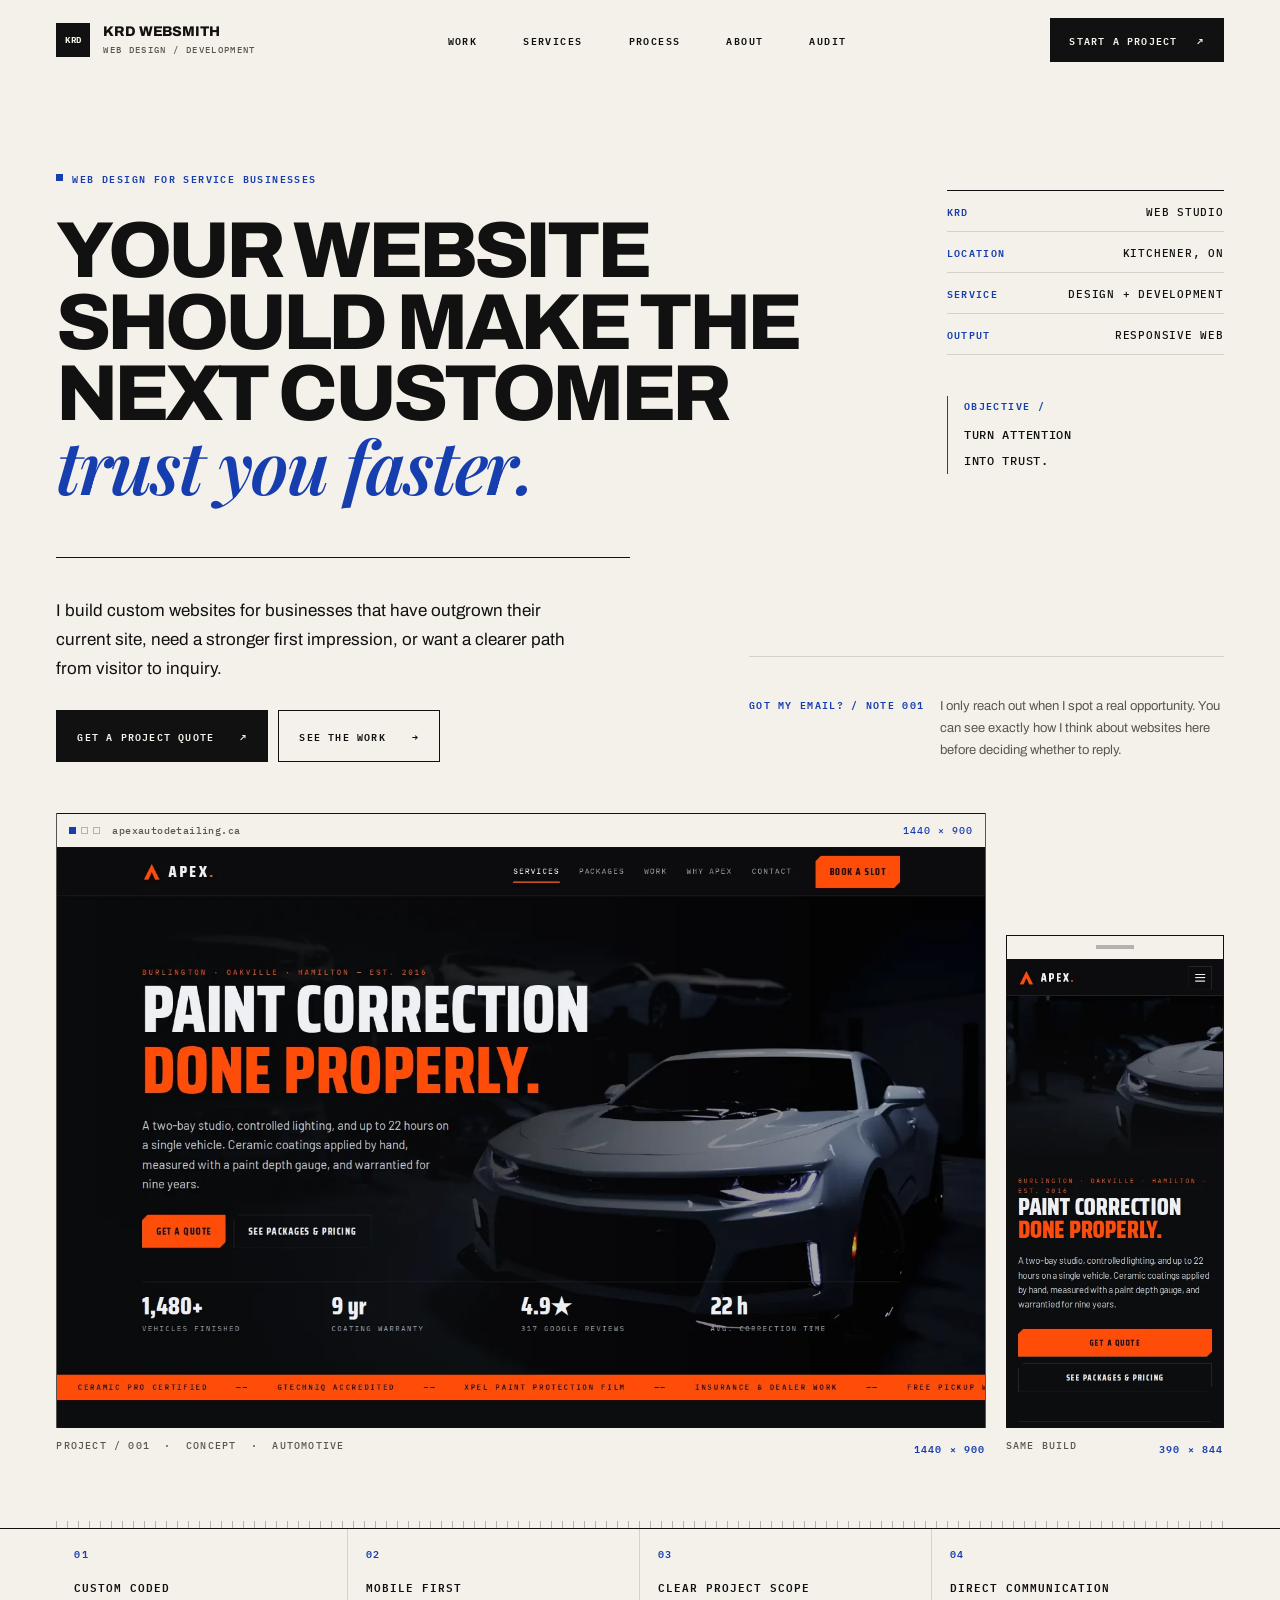
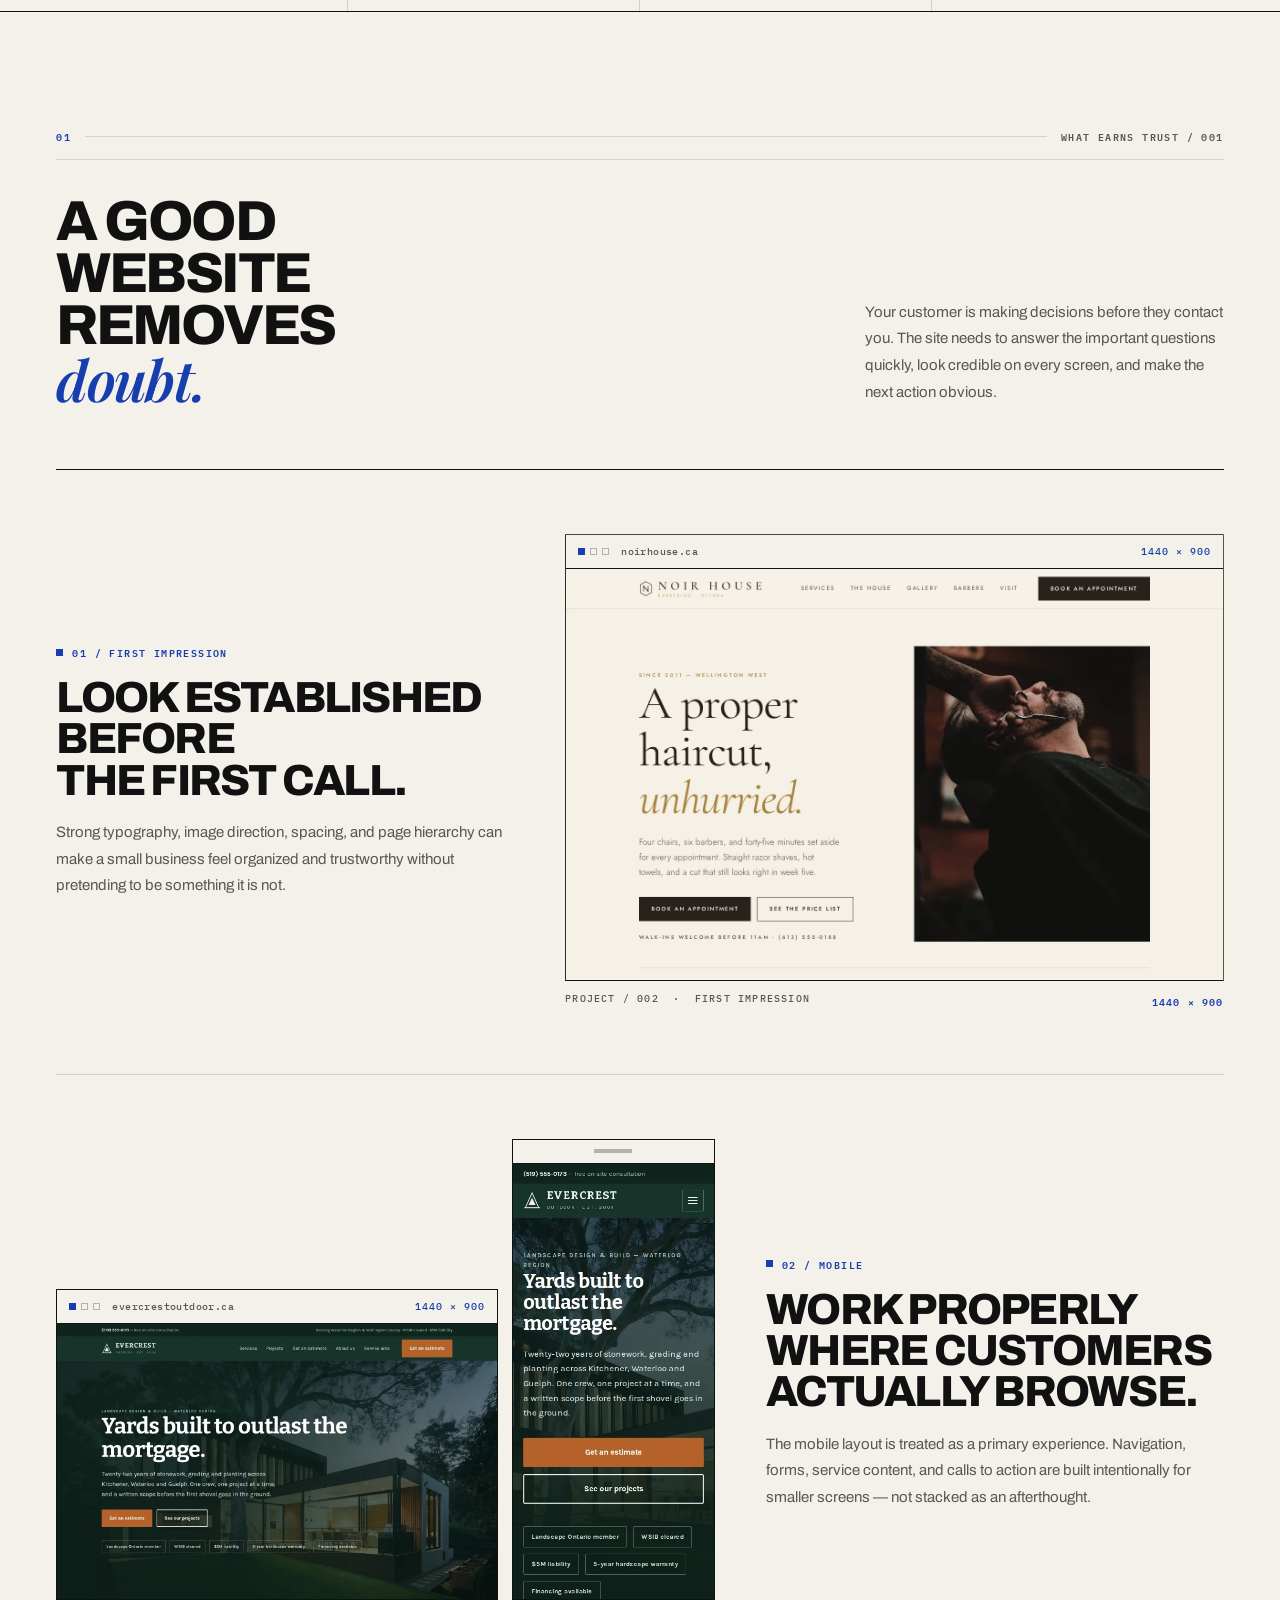
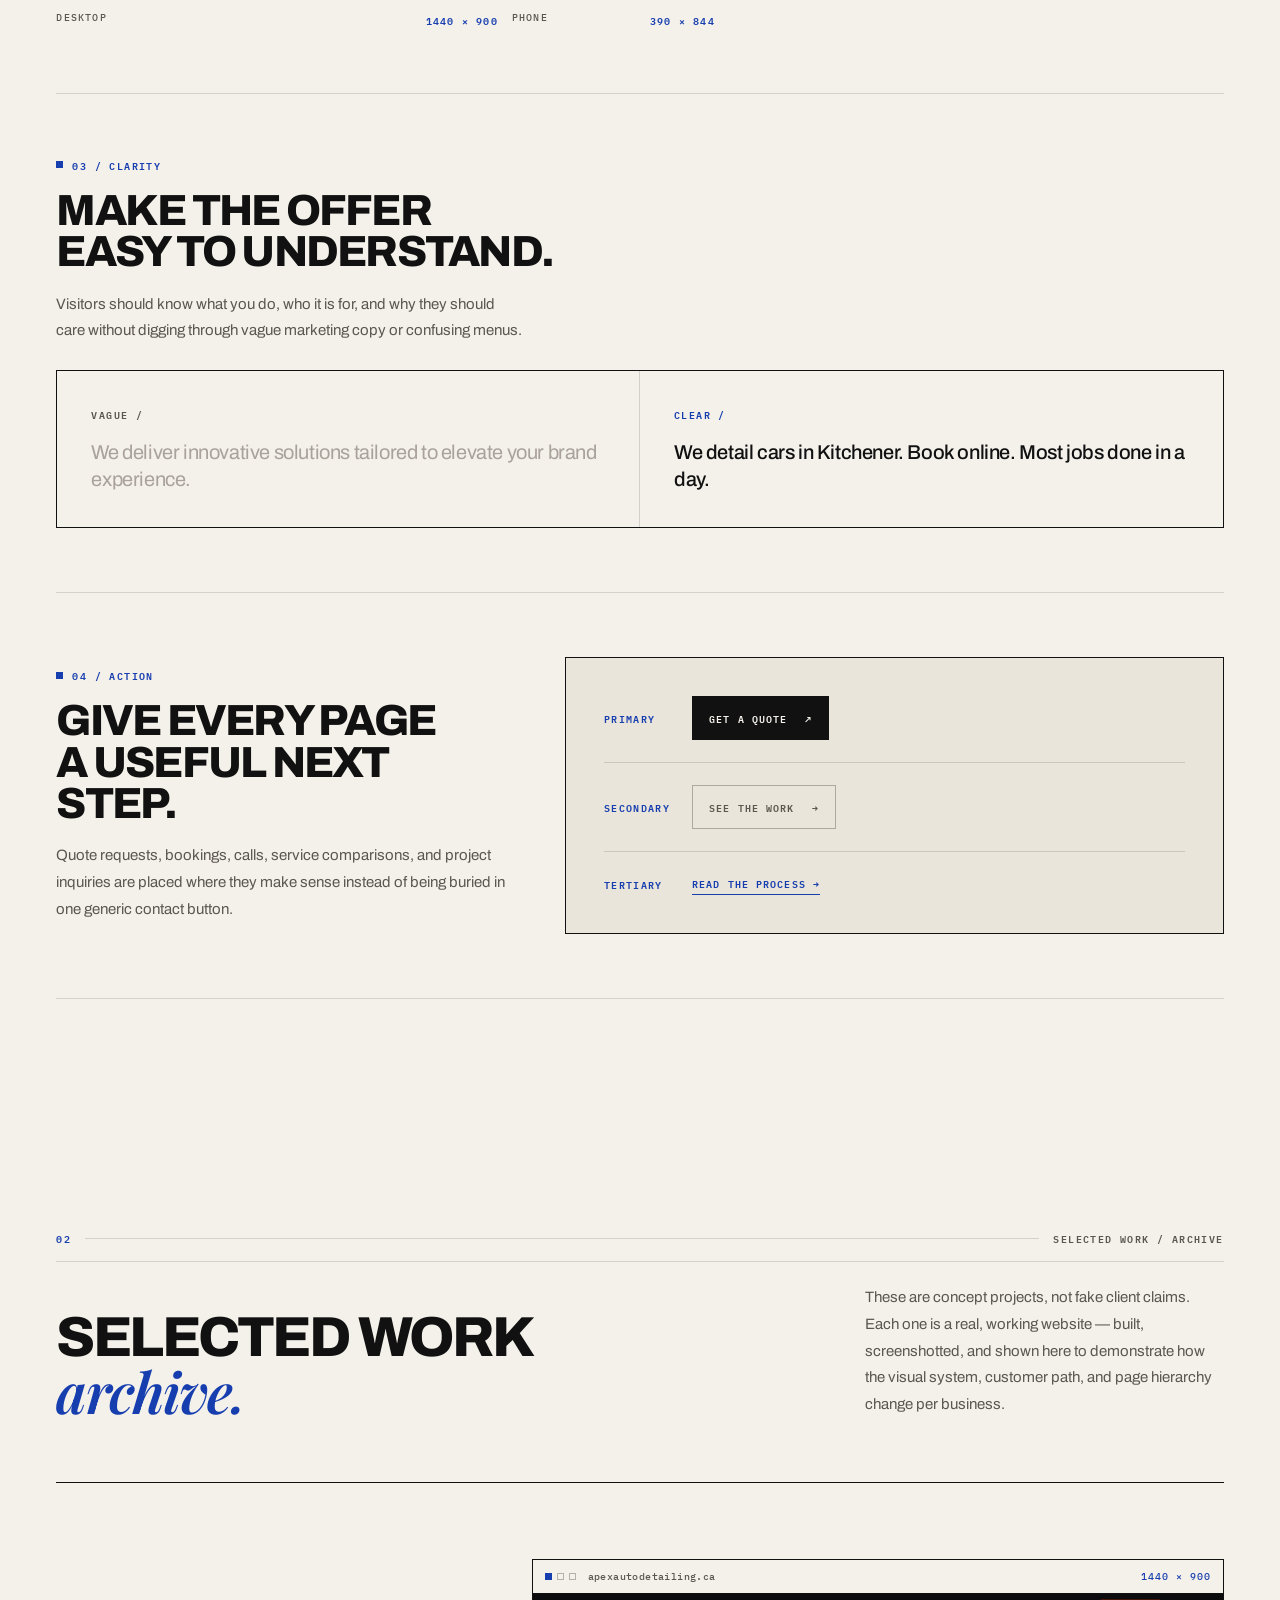
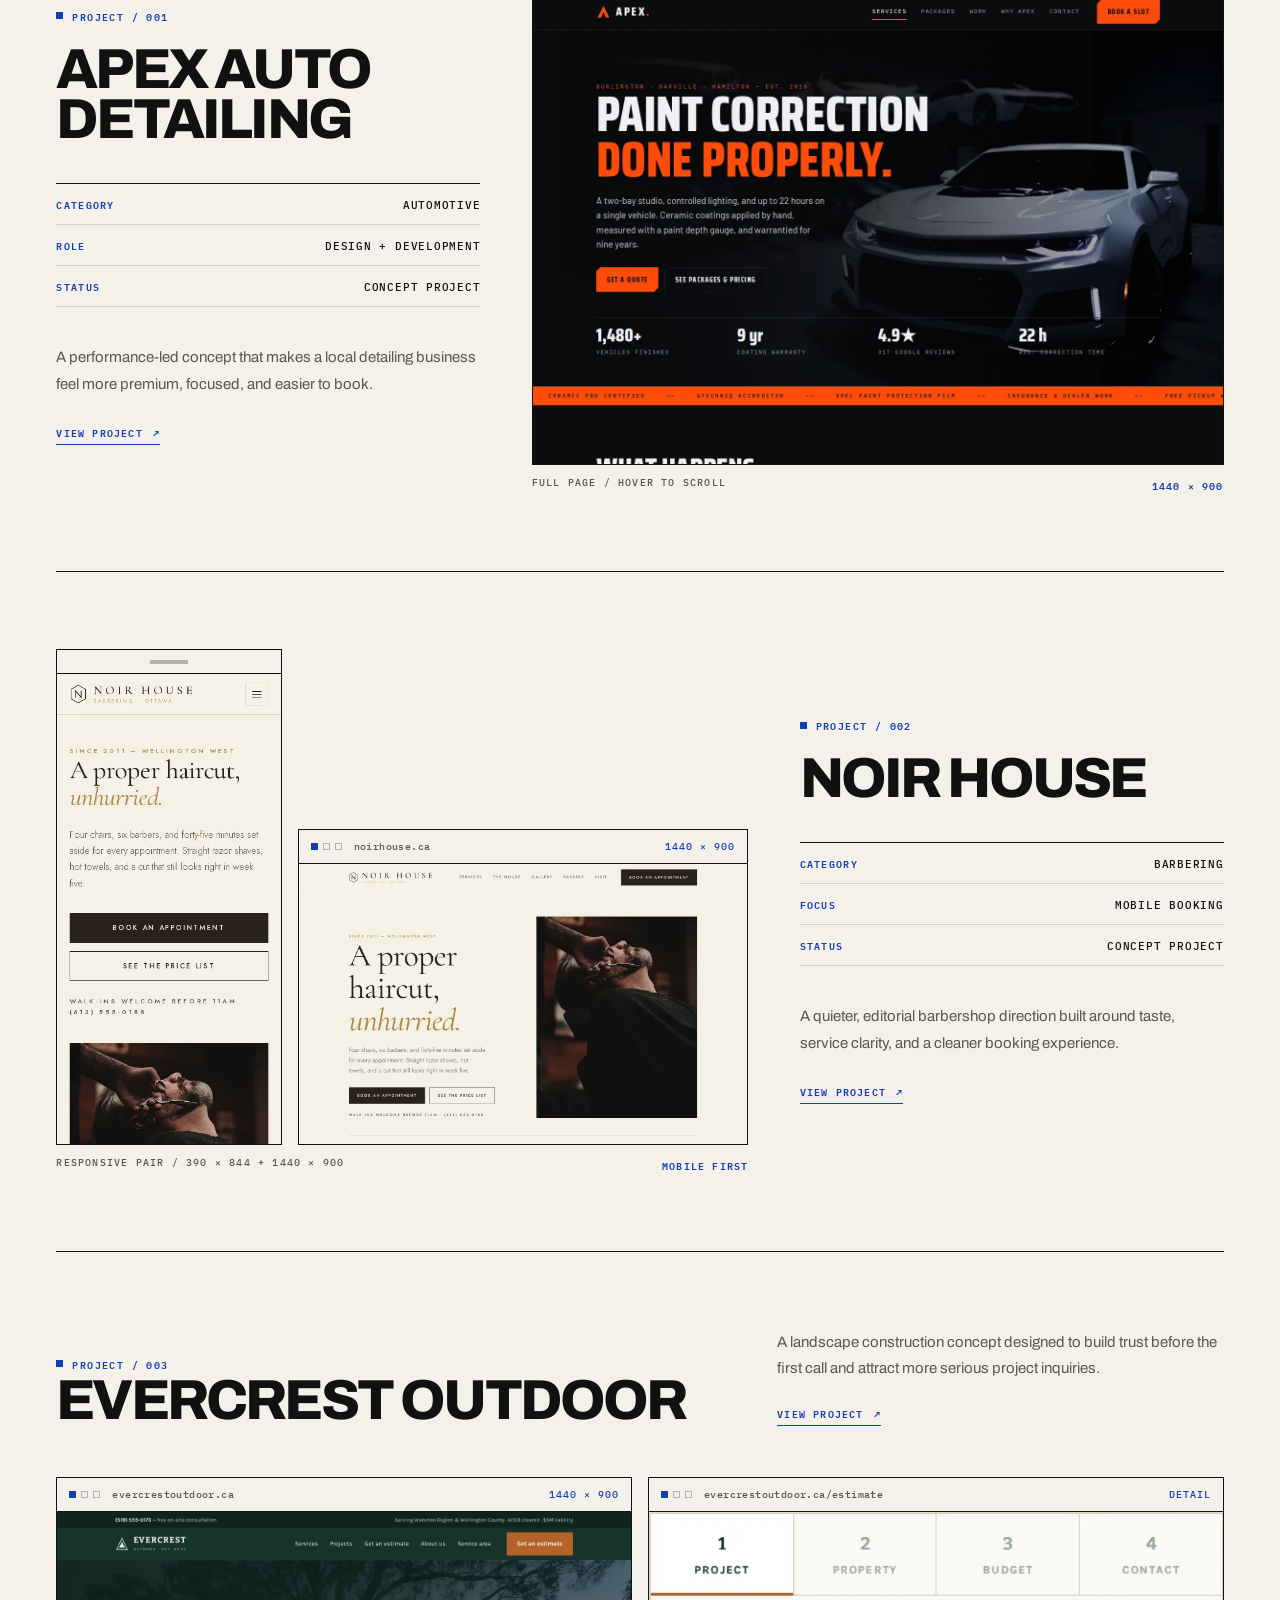
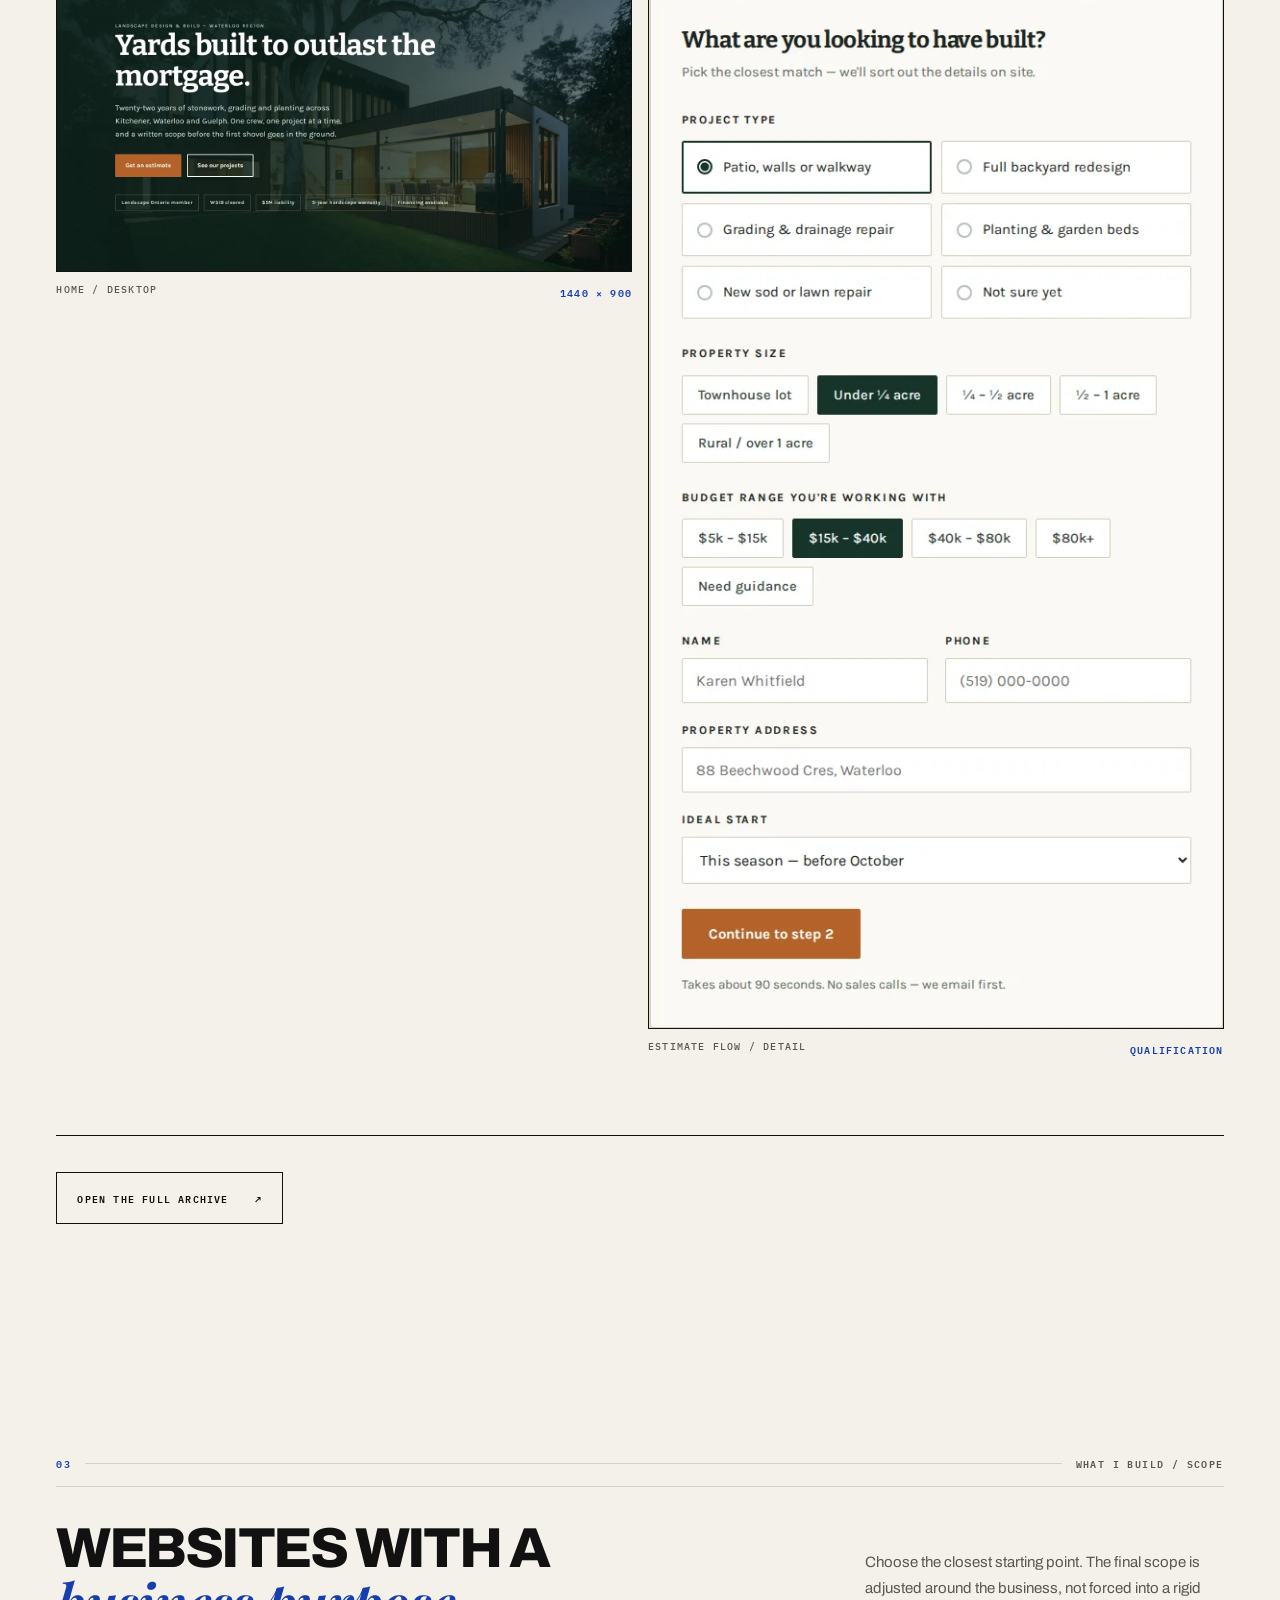
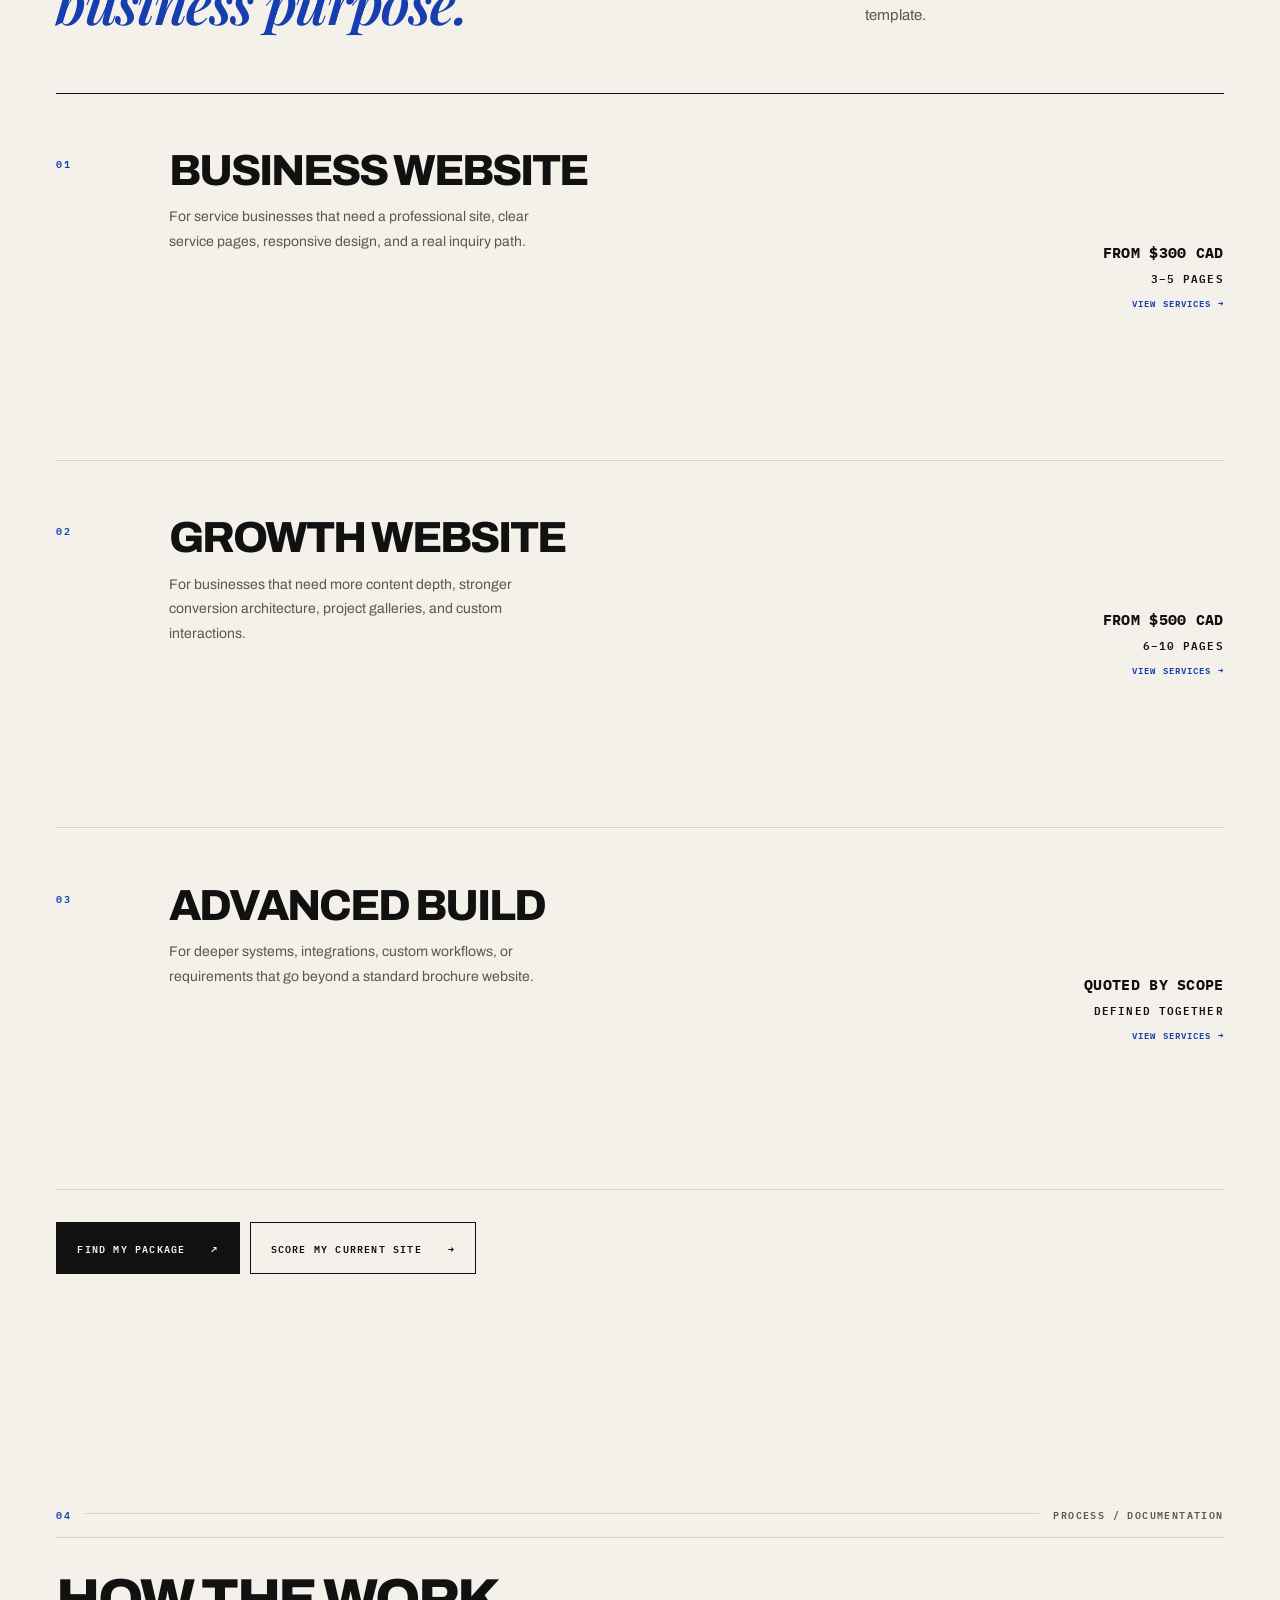
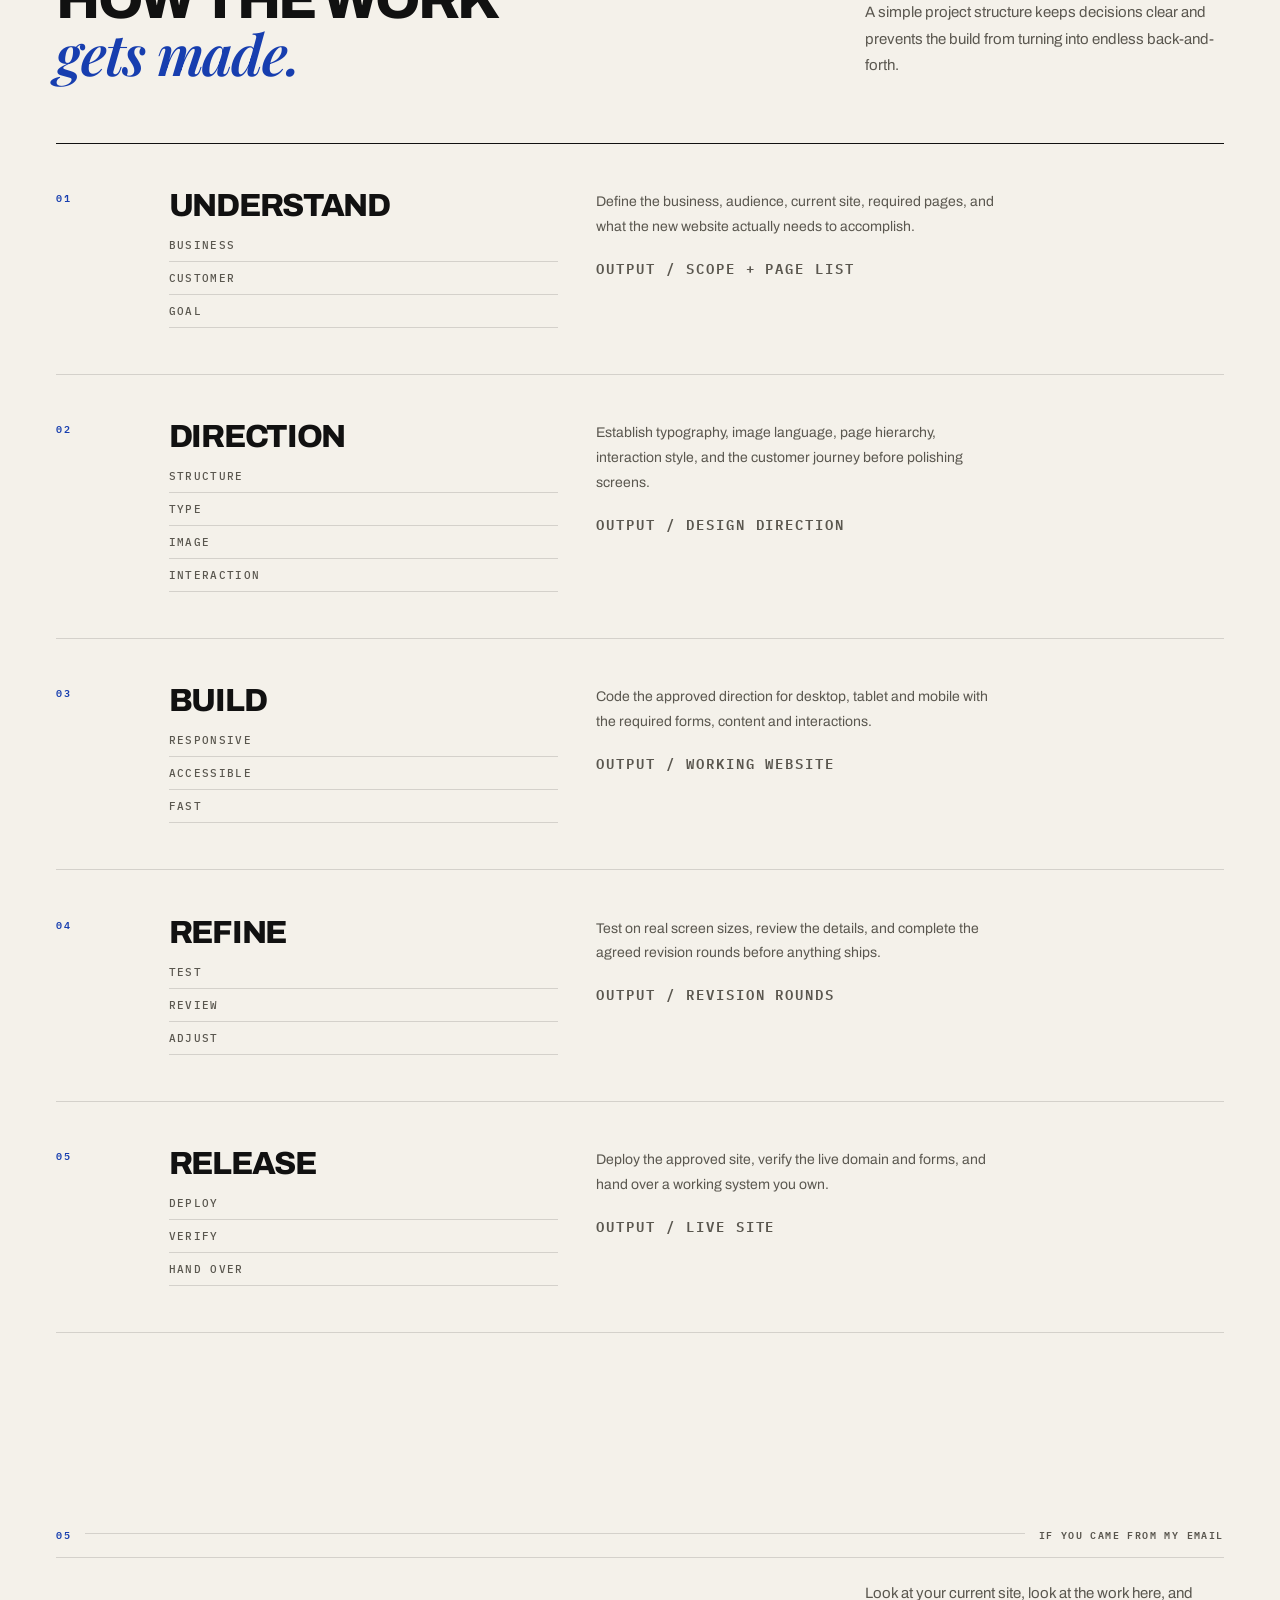
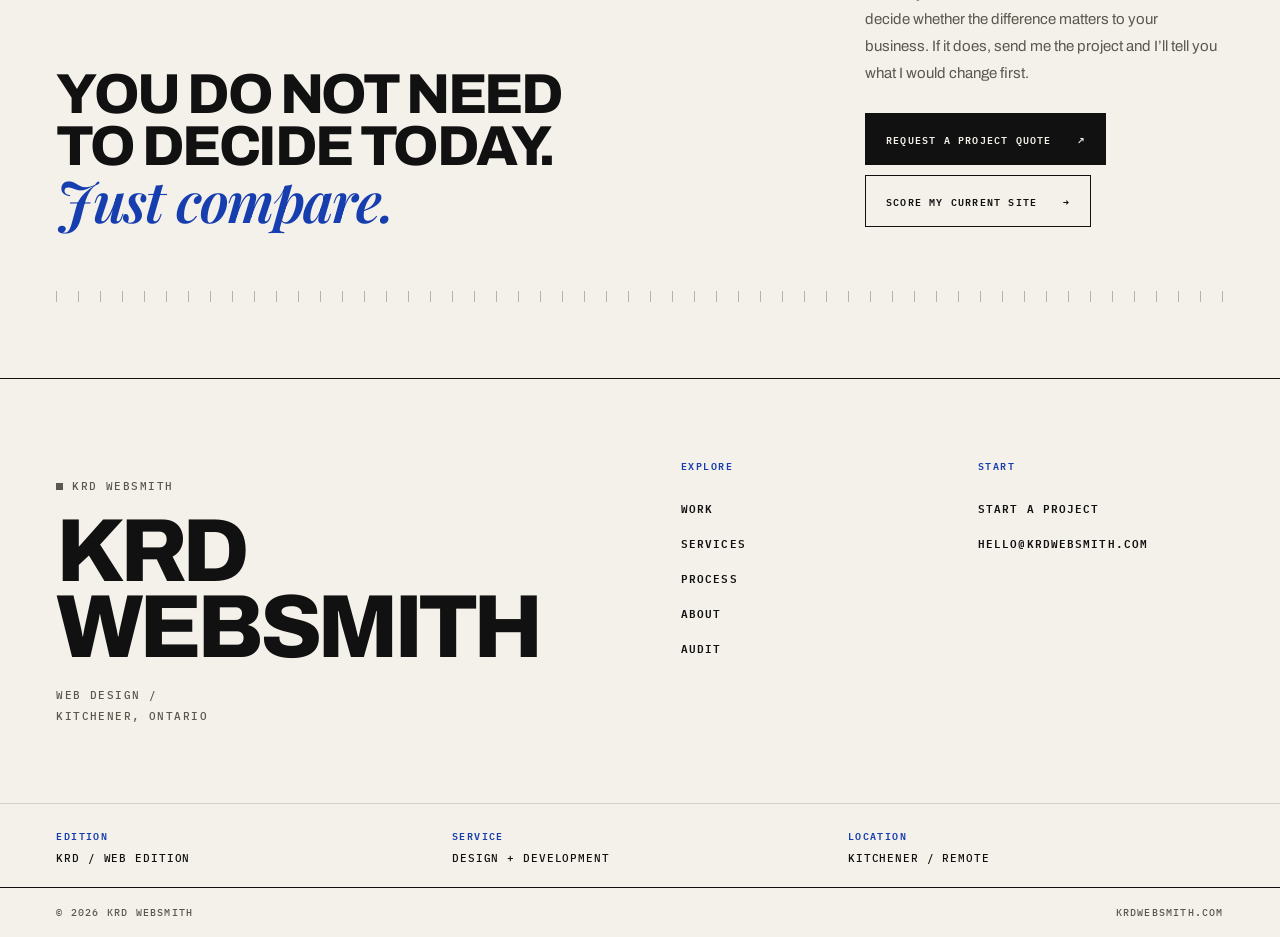
<file: index.html>
<!doctype html>
<html lang="en">
<head>
  <meta charset="utf-8">
  <meta name="viewport" content="width=device-width,initial-scale=1">
  <title>KRD Websmith — Web design for service businesses in Kitchener, Ontario</title>
  <meta name="description" content="KRD Websmith builds custom websites for service businesses that need a stronger first impression, a clearer customer path, and a real inquiry route. Kitchener, Ontario.">
  <link rel="canonical" href="https://krdwebsmith.com/">
  <meta name="theme-color" content="#F4F1EA">
  <meta name="author" content="KRD Websmith">

  <meta property="og:type" content="website">
  <meta property="og:site_name" content="KRD Websmith">
  <meta property="og:title" content="KRD Websmith — Web design for service businesses in Kitchener, Ontario">
  <meta property="og:description" content="KRD Websmith builds custom websites for service businesses that need a stronger first impression, a clearer customer path, and a real inquiry route. Kitchener, Ontario.">
  <meta property="og:url" content="https://krdwebsmith.com/">
  <meta property="og:locale" content="en_CA">
  <meta name="twitter:card" content="summary_large_image">
  <meta name="twitter:title" content="KRD Websmith — Web design for service businesses in Kitchener, Ontario">
  <meta name="twitter:description" content="KRD Websmith builds custom websites for service businesses that need a stronger first impression, a clearer customer path, and a real inquiry route. Kitchener, Ontario.">

  <link rel="icon" href="favicon.svg" type="image/svg+xml">
  <link rel="apple-touch-icon" href="favicon.svg">

  <link rel="preconnect" href="https://fonts.googleapis.com">
  <link rel="preconnect" href="https://fonts.gstatic.com" crossorigin>
  <link rel="preload" as="style" href="https://fonts.googleapis.com/css2?family=Archivo:wght@400;500;600;800&family=IBM+Plex+Mono:wght@500;600&family=Playfair+Display:ital,wght@0,600;1,600&display=swap">
  <link rel="stylesheet" href="https://fonts.googleapis.com/css2?family=Archivo:wght@400;500;600;800&family=IBM+Plex+Mono:wght@500;600&family=Playfair+Display:ital,wght@0,600;1,600&display=swap" media="print" onload="this.media='all'">
  <noscript><link rel="stylesheet" href="https://fonts.googleapis.com/css2?family=Archivo:wght@400;500;600;800&family=IBM+Plex+Mono:wght@500;600&family=Playfair+Display:ital,wght@0,600;1,600&display=swap"></noscript>
  <link rel="stylesheet" href="styles.css">
</head>
<body>
<a class="skip-link" href="#main">Skip to content</a>
<header id="siteHeader" class="site-header">
  <a class="brand" href="index.html" aria-label="KRD Websmith — home">
    <span class="brand-mark" aria-hidden="true">KRD</span>
    <span class="brand-copy"><strong>KRD Websmith</strong><small>Web design / development</small></span>
  </a>
  <nav class="desktop-nav" aria-label="Primary"><a href="work.html">Work</a><a href="services.html">Services</a><a href="process.html">Process</a><a href="about.html">About</a><a href="audit.html">Audit</a></nav>
  <div class="header-action">
    <a class="header-cta" href="contact.html">Start a project <span aria-hidden="true">&#8599;</span></a>
    <button id="menuToggle" class="menu-toggle" type="button" aria-label="Open menu"
            aria-expanded="false" aria-controls="mobileMenu"><i></i><i></i></button>
  </div>
</header>

<div id="mobileMenu" class="mobile-menu">
  <nav aria-label="Mobile"><a href="work.html"><span>Work</span><small>01</small></a><a href="services.html"><span>Services</span><small>02</small></a><a href="process.html"><span>Process</span><small>03</small></a><a href="about.html"><span>About</span><small>04</small></a><a href="audit.html"><span>Audit</span><small>05</small></a><a href="contact.html"><span>Contact</span><small>06</small></a></nav>
  <div class="mobile-menu-foot">
    <span>KRD / Web studio</span>
    <span>Kitchener / Ontario</span>
    <span>hello@krdwebsmith.com</span>
  </div>
</div>
<main id="main">

  <!-- ============ HERO ============ -->
  <section class="hero">
    <div class="shell hero-grid">
      <div class="hero-head">
        <p class="label reveal">Web design for service businesses</p>
        <h1 class="display reveal" data-delay="1">
          Your website <br class="brk">should make the <br class="brk">next customer
          <em>trust you faster.</em>
        </h1>
      </div>

      <div class="hero-side reveal" data-delay="2">
        <dl class="metalist">
          <div><dt>KRD</dt><dd>Web studio</dd></div>
          <div><dt>Location</dt><dd>Kitchener, ON</dd></div>
          <div><dt>Service</dt><dd>Design + development</dd></div>
          <div><dt>Output</dt><dd>Responsive web</dd></div>
        </dl>
        <div class="annotation">
          <span>Objective /</span>
          <strong>Turn attention<br>into trust.</strong>
        </div>
      </div>

      <div class="hero-body reveal" data-delay="2">
        <p class="body-copy lead measure">I build custom websites for businesses that have outgrown
          their current site, need a stronger first impression, or want a clearer path from visitor
          to inquiry.</p>
        <div class="button-row">
          <a class="button dark" href="contact.html">Get a project quote <span aria-hidden="true">&#8599;</span></a>
          <a class="button" href="work.html">See the work <span aria-hidden="true">&#8594;</span></a>
        </div>
      </div>

      <div class="hero-note reveal" data-delay="3">
        <strong>Got my email? / Note 001</strong>
        <span>I only reach out when I spot a real opportunity. You can see exactly how I think
          about websites here before deciding whether to reply.</span>
      </div>
    </div>

    <div class="shell hero-visual">
      <div class="reveal mask">
        <div class="browser ">
  <div class="browser-bar">
    <span class="browser-dots" aria-hidden="true"><i></i><i></i><i></i></span>
    <span class="browser-url">apexautodetailing.ca</span>
    <span class="browser-dim">1440 × 900</span>
  </div>
  <img class="browser-shot" src="assets/shots/apex-desktop.webp" alt="APEX Auto Detailing concept homepage built by KRD Websmith" width="1440" height="900" decoding="async">
</div>
        <p class="shot-caption"><span>Project / 001 &nbsp;·&nbsp; Concept &nbsp;·&nbsp; Automotive</span><b>1440 × 900</b></p>
      </div>
      <div class="reveal" data-delay="1">
        <div class="device">
  <div class="device-bar" aria-hidden="true"><span></span></div>
  <img class="device-shot" src="assets/shots/apex-mobile.webp" alt="APEX Auto Detailing concept on a phone" width="390" height="844" decoding="async">
</div>
        <p class="shot-caption"><span>Same build</span><b>390 × 844</b></p>
      </div>
    </div>

    <div class="shell"><div class="ticks" aria-hidden="true"></div></div>

    <div class="shell hero-strip">
      <div><span>01</span><strong>Custom coded</strong></div>
      <div><span>02</span><strong>Mobile first</strong></div>
      <div><span>03</span><strong>Clear project scope</strong></div>
      <div><span>04</span><strong>Direct communication</strong></div>
    </div>
  </section>

  <!-- ============ 01 / WHAT EARNS TRUST ============ -->
  <section class="section shell" aria-labelledby="trust-title">
    <div class="section-index">
      <b>01</b><span class="spacer" aria-hidden="true"></span><span>What earns trust / 001</span>
    </div>
    <div class="section-head">
      <div>
        <h2 class="display-sm reveal" id="trust-title">A good <br class="brk">website <br class="brk">removes
          <em>doubt.</em></h2>
      </div>
      <p class="body-copy section-note reveal" data-delay="1">Your customer is making decisions before
        they contact you. The site needs to answer the important questions quickly, look credible on
        every screen, and make the next action obvious.</p>
    </div>

    <div class="trust">
      <!-- 01 first impression — huge screenshot -->
      <article class="trust-item t1">
        <div class="trust-head reveal">
          <p class="label">01 / First impression</p>
          <h3 class="display-xs">Look established before <br class="brk">the first call.</h3>
          <p class="body-copy">Strong typography, image direction, spacing, and page hierarchy can make
            a small business feel organized and trustworthy without pretending to be something it is not.</p>
        </div>
        <div class="archive-visual reveal mask" data-delay="1">
          <div class="browser ">
  <div class="browser-bar">
    <span class="browser-dots" aria-hidden="true"><i></i><i></i><i></i></span>
    <span class="browser-url">noirhouse.ca</span>
    <span class="browser-dim">1440 × 900</span>
  </div>
  <img class="browser-shot" src="assets/shots/noir-desktop.webp" alt="NOIR HOUSE concept homepage showing typographic hierarchy" width="1440" height="900" loading="lazy" decoding="async">
</div>
          <p class="shot-caption"><span>Project / 002 &nbsp;·&nbsp; First impression</span><b>1440 × 900</b></p>
        </div>
      </article>

      <!-- 02 mobile — real responsive comparison -->
      <article class="trust-item t2">
        <div class="archive-visual reveal" data-delay="1">
          <div class="responsive-pair">
            <div>
              <div class="browser ">
  <div class="browser-bar">
    <span class="browser-dots" aria-hidden="true"><i></i><i></i><i></i></span>
    <span class="browser-url">evercrestoutdoor.ca</span>
    <span class="browser-dim">1440 × 900</span>
  </div>
  <img class="browser-shot" src="assets/shots/evercrest-desktop.webp" alt="EVERCREST Outdoor concept on desktop" width="1440" height="900" loading="lazy" decoding="async">
</div>
              <p class="shot-caption"><span>Desktop</span><b>1440 × 900</b></p>
            </div>
            <div>
              <div class="device">
  <div class="device-bar" aria-hidden="true"><span></span></div>
  <img class="device-shot" src="assets/shots/evercrest-mobile.webp" alt="EVERCREST Outdoor concept on a phone" width="390" height="844" loading="lazy" decoding="async">
</div>
              <p class="shot-caption"><span>Phone</span><b>390 × 844</b></p>
            </div>
          </div>
        </div>
        <div class="trust-head reveal">
          <p class="label">02 / Mobile</p>
          <h3 class="display-xs">Work properly <br class="brk">where customers <br class="brk">actually browse.</h3>
          <p class="body-copy">The mobile layout is treated as a primary experience. Navigation, forms,
            service content, and calls to action are built intentionally for smaller screens — not
            stacked as an afterthought.</p>
        </div>
      </article>

      <!-- 03 clarity — typographic proof -->
      <article class="trust-item t3">
        <div class="trust-head reveal">
          <p class="label">03 / Clarity</p>
          <h3 class="display-xs">Make the offer <br class="brk">easy to understand.</h3>
          <p class="body-copy measure">Visitors should know what you do, who it is for, and why they
            should care without digging through vague marketing copy or confusing menus.</p>
          <div class="clarity-demo">
            <div class="vague">
              <span>Vague /</span>
              <p>We deliver innovative solutions tailored to elevate your brand experience.</p>
            </div>
            <div class="clear">
              <span>Clear /</span>
              <p>We detail cars in Kitchener. Book online. Most jobs done in a day.</p>
            </div>
          </div>
        </div>
      </article>

      <!-- 04 action — CTA hierarchy demonstrated -->
      <article class="trust-item t4">
        <div class="trust-head reveal">
          <p class="label">04 / Action</p>
          <h3 class="display-xs">Give every page <br class="brk">a useful next step.</h3>
          <p class="body-copy">Quote requests, bookings, calls, service comparisons, and project
            inquiries are placed where they make sense instead of being buried in one generic
            contact button.</p>
        </div>
        <div class="cta-demo reveal" data-delay="1" aria-hidden="true">
          <div class="cta-demo-row">
            <small>Primary</small>
            <span class="cta-solid">Get a quote <span>&#8599;</span></span>
          </div>
          <div class="cta-demo-row">
            <small>Secondary</small>
            <span class="cta-ghost">See the work <span>&#8594;</span></span>
          </div>
          <div class="cta-demo-row">
            <small>Tertiary</small>
            <span class="cta-text">Read the process &#8594;</span>
          </div>
        </div>
      </article>
    </div>
  </section>

  <!-- ============ 02 / SELECTED WORK ============ -->
  <section class="section shell" aria-labelledby="work-title">
    <div class="section-index">
      <b>02</b><span class="spacer" aria-hidden="true"></span><span>Selected work / Archive</span>
    </div>
    <div class="section-head">
      <h2 class="display-sm reveal" id="work-title">Selected work<br><em>archive.</em></h2>
      <p class="body-copy section-note reveal" data-delay="1">These are concept projects, not fake
        client claims. Each one is a real, working website — built, screenshotted, and shown here to
        demonstrate how the visual system, customer path, and page hierarchy change per business.</p>
    </div>

    <div class="archive">
      <article class="archive-item comp-a">
  <div class="archive-meta reveal">
    <p class="label">Project / 001</p>
    <h3>APEX Auto Detailing</h3>
    <dl class="metalist">
      <div><dt>Category</dt><dd>Automotive</dd></div>
      <div><dt>Role</dt><dd>Design + development</dd></div>
      <div><dt>Status</dt><dd>Concept project</dd></div>
    </dl>
    <p class="body-copy">A performance-led concept that makes a local detailing business feel more premium, focused, and easier to book.</p>
    <p><a class="textlink" href="project-apex.html">View project <span aria-hidden="true">&#8599;</span></a></p>
  </div>
  <div class="archive-visual reveal" data-delay="1">
    <div class="browser scrolls" style="--vh:470px">
  <div class="browser-bar">
    <span class="browser-dots" aria-hidden="true"><i></i><i></i><i></i></span>
    <span class="browser-url">apexautodetailing.ca</span>
    <span class="browser-dim">1440 × 900</span>
  </div>
  <div class="browser-viewport" style="--vh:470px"><img class="browser-shot" src="assets/shots/apex-desktop-full.webp" alt="APEX Auto Detailing concept homepage, desktop" width="1440" height="6274" loading="lazy" decoding="async"></div>
</div>
    <p class="shot-caption"><span>Full page / hover to scroll</span><b>1440 × 900</b></p>
  </div>
</article>
      <article class="archive-item comp-b">
  <div class="archive-meta reveal">
    <p class="label">Project / 002</p>
    <h3>NOIR HOUSE</h3>
    <dl class="metalist">
      <div><dt>Category</dt><dd>Barbering</dd></div>
      <div><dt>Focus</dt><dd>Mobile booking</dd></div>
      <div><dt>Status</dt><dd>Concept project</dd></div>
    </dl>
    <p class="body-copy">A quieter, editorial barbershop direction built around taste, service clarity, and a cleaner booking experience.</p>
    <p><a class="textlink" href="project-noir.html">View project <span aria-hidden="true">&#8599;</span></a></p>
  </div>
  <div class="archive-visual reveal" data-delay="1">
    <div class="mobile-led">
      <div class="device crops">
  <div class="device-bar" aria-hidden="true"><span></span></div>
  <div class="device-viewport" style="--vh:470px"><img class="device-shot" src="assets/shots/noir-mobile-full.webp" alt="NOIR HOUSE concept on a phone" width="390" height="10847" loading="lazy" decoding="async"></div>
</div>
      <div class="browser ">
  <div class="browser-bar">
    <span class="browser-dots" aria-hidden="true"><i></i><i></i><i></i></span>
    <span class="browser-url">noirhouse.ca</span>
    <span class="browser-dim">1440 × 900</span>
  </div>
  <img class="browser-shot" src="assets/shots/noir-desktop.webp" alt="NOIR HOUSE concept homepage, desktop" width="1440" height="900" loading="lazy" decoding="async">
</div>
    </div>
    <p class="shot-caption"><span>Responsive pair / 390 &times; 844 + 1440 &times; 900</span><b>Mobile first</b></p>
  </div>
</article>
      <article class="archive-item comp-c">
  <div class="archive-meta reveal">
    <div>
      <p class="label">Project / 003</p>
      <h3>EVERCREST Outdoor</h3>
    </div>
    <div>
      <p class="body-copy">A landscape construction concept designed to build trust before the first call and attract more serious project inquiries.</p>
      <p style="margin-top:18px"><a class="textlink" href="project-evercrest.html">View project <span aria-hidden="true">&#8599;</span></a></p>
    </div>
  </div>
  <div class="archive-visual reveal" data-delay="1">
    <div class="stacked-shots">
      <div>
        <div class="browser ">
  <div class="browser-bar">
    <span class="browser-dots" aria-hidden="true"><i></i><i></i><i></i></span>
    <span class="browser-url">evercrestoutdoor.ca</span>
    <span class="browser-dim">1440 × 900</span>
  </div>
  <img class="browser-shot" src="assets/shots/evercrest-desktop.webp" alt="EVERCREST Outdoor concept homepage" width="1440" height="900" loading="lazy" decoding="async">
</div>
        <p class="shot-caption"><span>Home / desktop</span><b>1440 × 900</b></p>
      </div>
      <div>
        <div class="browser ">
  <div class="browser-bar">
    <span class="browser-dots" aria-hidden="true"><i></i><i></i><i></i></span>
    <span class="browser-url">evercrestoutdoor.ca/estimate</span>
    <span class="browser-dim">Detail</span>
  </div>
  <img class="browser-shot" src="assets/shots/evercrest-detail.webp" alt="Estimate form detail from the EVERCREST Outdoor concept" width="597" height="1161" loading="lazy" decoding="async">
</div>
        <p class="shot-caption"><span>Estimate flow / detail</span><b>Qualification</b></p>
      </div>
    </div>
  </div>
</article>
    </div>

    <div class="button-row" style="margin-top:36px">
      <a class="button" href="work.html">Open the full archive <span aria-hidden="true">&#8599;</span></a>
    </div>
  </section>

  <!-- ============ 03 / SERVICES ============ -->
  <section class="section shell" aria-labelledby="offer-title">
    <div class="section-index">
      <b>03</b><span class="spacer" aria-hidden="true"></span><span>What I build / Scope</span>
    </div>
    <div class="section-head">
      <h2 class="display-sm reveal" id="offer-title">Websites with a<br><em>business purpose.</em></h2>
      <p class="body-copy section-note reveal" data-delay="1">Choose the closest starting point. The
        final scope is adjusted around the business, not forced into a rigid template.</p>
    </div>
    <div class="offer"><a class="offer-row reveal" href="services.html">
  <span class="num">01</span>
  <div class="offer-body">
    <h3>Business Website</h3>
    <p>For service businesses that need a professional site, clear service pages, responsive design, and a real inquiry path.</p>
  </div>
  <div class="offer-peek">
    <div class="frame" style="aspect-ratio:16/10"><img class="" src="assets/shots/noir-detail.webp" alt="Service and price list from the NOIR HOUSE concept" width="538" height="856" loading="lazy" decoding="async"></div>
  </div>
  <div class="offer-price">
    <b>From $300 CAD</b>
    <span>3–5 pages</span>
    <small>View services &#8594;</small>
  </div>
</a><a class="offer-row reveal" href="services.html">
  <span class="num">02</span>
  <div class="offer-body">
    <h3>Growth Website</h3>
    <p>For businesses that need more content depth, stronger conversion architecture, project galleries, and custom interactions.</p>
  </div>
  <div class="offer-peek">
    <div class="frame" style="aspect-ratio:16/10"><img class="" src="assets/shots/apex-detail.webp" alt="Package comparison table from the APEX Auto Detailing concept" width="1176" height="626" loading="lazy" decoding="async"></div>
  </div>
  <div class="offer-price">
    <b>From $500 CAD</b>
    <span>6–10 pages</span>
    <small>View services &#8594;</small>
  </div>
</a><a class="offer-row reveal" href="services.html">
  <span class="num">03</span>
  <div class="offer-body">
    <h3>Advanced Build</h3>
    <p>For deeper systems, integrations, custom workflows, or requirements that go beyond a standard brochure website.</p>
  </div>
  <div class="offer-peek">
    <div class="frame" style="aspect-ratio:16/10"><img class="" src="assets/shots/evercrest-detail.webp" alt="Multi-step estimate form from the EVERCREST Outdoor concept" width="597" height="1161" loading="lazy" decoding="async"></div>
  </div>
  <div class="offer-price">
    <b>Quoted by scope</b>
    <span>Defined together</span>
    <small>View services &#8594;</small>
  </div>
</a></div>
    <div class="button-row" style="margin-top:32px">
      <a class="button dark" href="services.html#recommender">Find my package <span aria-hidden="true">&#8599;</span></a>
      <a class="button" href="audit.html">Score my current site <span aria-hidden="true">&#8594;</span></a>
    </div>
  </section>

  <!-- ============ 04 / PROCESS ============ -->
  <section class="section shell" aria-labelledby="process-title">
    <div class="section-index">
      <b>04</b><span class="spacer" aria-hidden="true"></span><span>Process / Documentation</span>
    </div>
    <div class="section-head">
      <h2 class="display-sm reveal" id="process-title">How the work<br><em>gets made.</em></h2>
      <p class="body-copy section-note reveal" data-delay="1">A simple project structure keeps decisions
        clear and prevents the build from turning into endless back-and-forth.</p>
    </div>
    <div class="doc"><div class="doc-step reveal">
  <span class="num">01</span>
  <div>
    <h3>Understand</h3>
    <div class="doc-terms"><span>Business</span><span>Customer</span><span>Goal</span></div>
  </div>
  <div class="doc-body">
    <p>Define the business, audience, current site, required pages, and what the new website actually needs to accomplish.</p>
    <p class="meta">Output / scope + page list</p>
  </div>
</div><div class="doc-step reveal">
  <span class="num">02</span>
  <div>
    <h3>Direction</h3>
    <div class="doc-terms"><span>Structure</span><span>Type</span><span>Image</span><span>Interaction</span></div>
  </div>
  <div class="doc-body">
    <p>Establish typography, image language, page hierarchy, interaction style, and the customer journey before polishing screens.</p>
    <p class="meta">Output / design direction</p>
  </div>
</div><div class="doc-step reveal">
  <span class="num">03</span>
  <div>
    <h3>Build</h3>
    <div class="doc-terms"><span>Responsive</span><span>Accessible</span><span>Fast</span></div>
  </div>
  <div class="doc-body">
    <p>Code the approved direction for desktop, tablet and mobile with the required forms, content and interactions.</p>
    <p class="meta">Output / working website</p>
  </div>
</div><div class="doc-step reveal">
  <span class="num">04</span>
  <div>
    <h3>Refine</h3>
    <div class="doc-terms"><span>Test</span><span>Review</span><span>Adjust</span></div>
  </div>
  <div class="doc-body">
    <p>Test on real screen sizes, review the details, and complete the agreed revision rounds before anything ships.</p>
    <p class="meta">Output / revision rounds</p>
  </div>
</div><div class="doc-step reveal">
  <span class="num">05</span>
  <div>
    <h3>Release</h3>
    <div class="doc-terms"><span>Deploy</span><span>Verify</span><span>Hand over</span></div>
  </div>
  <div class="doc-body">
    <p>Deploy the approved site, verify the live domain and forms, and hand over a working system you own.</p>
    <p class="meta">Output / live site</p>
  </div>
</div></div>
  </section>

  <!-- ============ 05 / CLOSE ============ -->
  <section class="section tight shell" aria-labelledby="close-title">
    <div class="section-index">
      <b>05</b><span class="spacer" aria-hidden="true"></span><span>If you came from my email</span>
    </div>
    <div class="section-head">
      <h2 class="display-sm reveal" id="close-title">You do not need <br class="brk">to decide today.
        <em>Just compare.</em></h2>
      <div class="section-note reveal" data-delay="1">
        <p class="body-copy">Look at your current site, look at the work here, and decide whether the
          difference matters to your business. If it does, send me the project and I&rsquo;ll tell you
          what I would change first.</p>
        <div class="button-row" style="margin-top:26px">
          <a class="button dark" href="contact.html">Request a project quote <span aria-hidden="true">&#8599;</span></a>
          <a class="button" href="audit.html">Score my current site <span aria-hidden="true">&#8594;</span></a>
        </div>
      </div>
    </div>
    <div class="ticks-lg reveal draw" aria-hidden="true"></div>
  </section>
</main>
<footer class="site-footer">
  <div class="shell footer-main">
    <div class="footer-brand">
      <p class="label">KRD Websmith</p>
      <h2>KRD<br>Websmith</h2>
      <p>Web design /<br>Kitchener, Ontario</p>
    </div>
    <div class="footer-col">
      <span>Explore</span><a href="work.html">Work</a><a href="services.html">Services</a><a href="process.html">Process</a><a href="about.html">About</a><a href="audit.html">Audit</a>
    </div>
    <div class="footer-col">
      <span>Start</span>
      <a href="contact.html">Start a project</a>
      <a href="mailto:hello@krdwebsmith.com">hello@krdwebsmith.com</a>
    </div>
  </div>
  <div class="shell footer-tech">
    <div><span>Edition</span><strong>KRD / Web edition</strong></div>
    <div><span>Service</span><strong>Design + development</strong></div>
    <div><span>Location</span><strong>Kitchener / Remote</strong></div>
  </div>
  <div class="footer-bottom">
    <span>&copy; <span id="year">2026</span> KRD Websmith</span>
    <span>krdwebsmith.com</span>
  </div>
</footer>

<script src="script.js" defer></script>
</body>
</html>
</file>
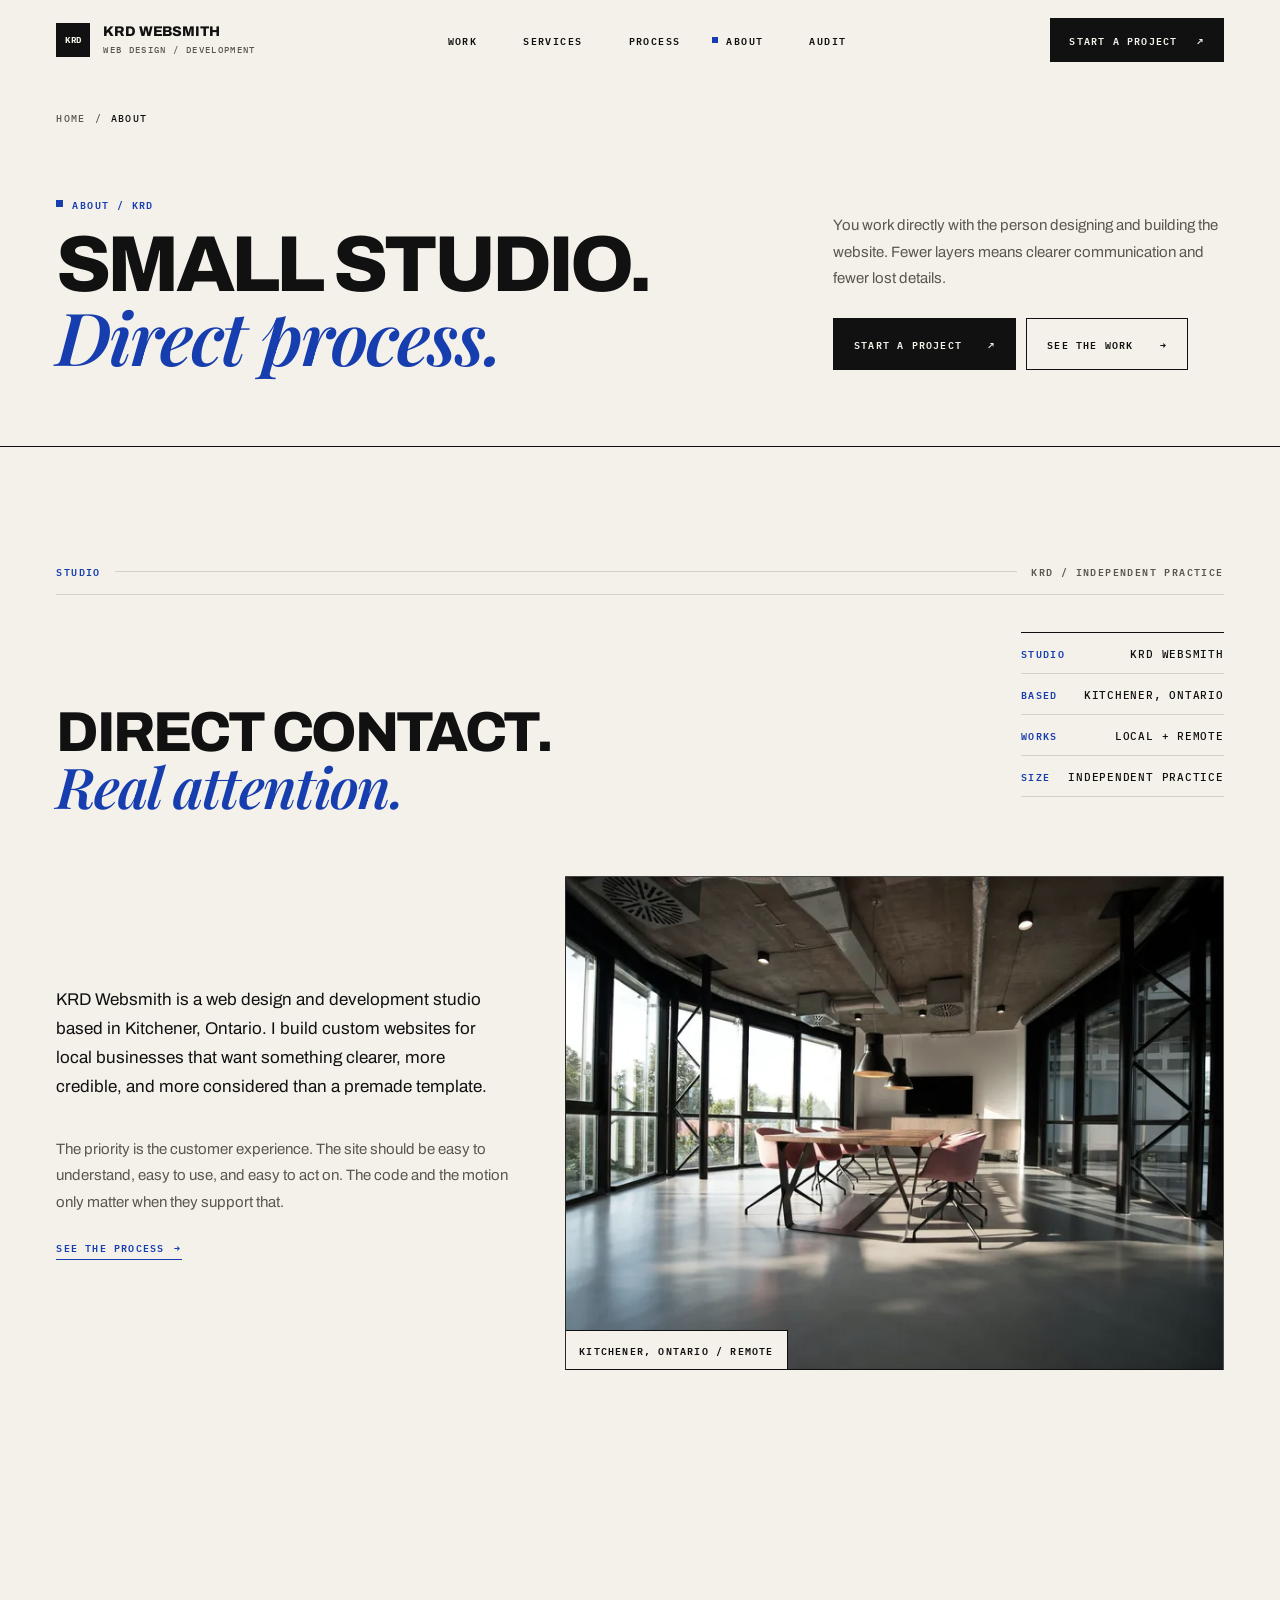
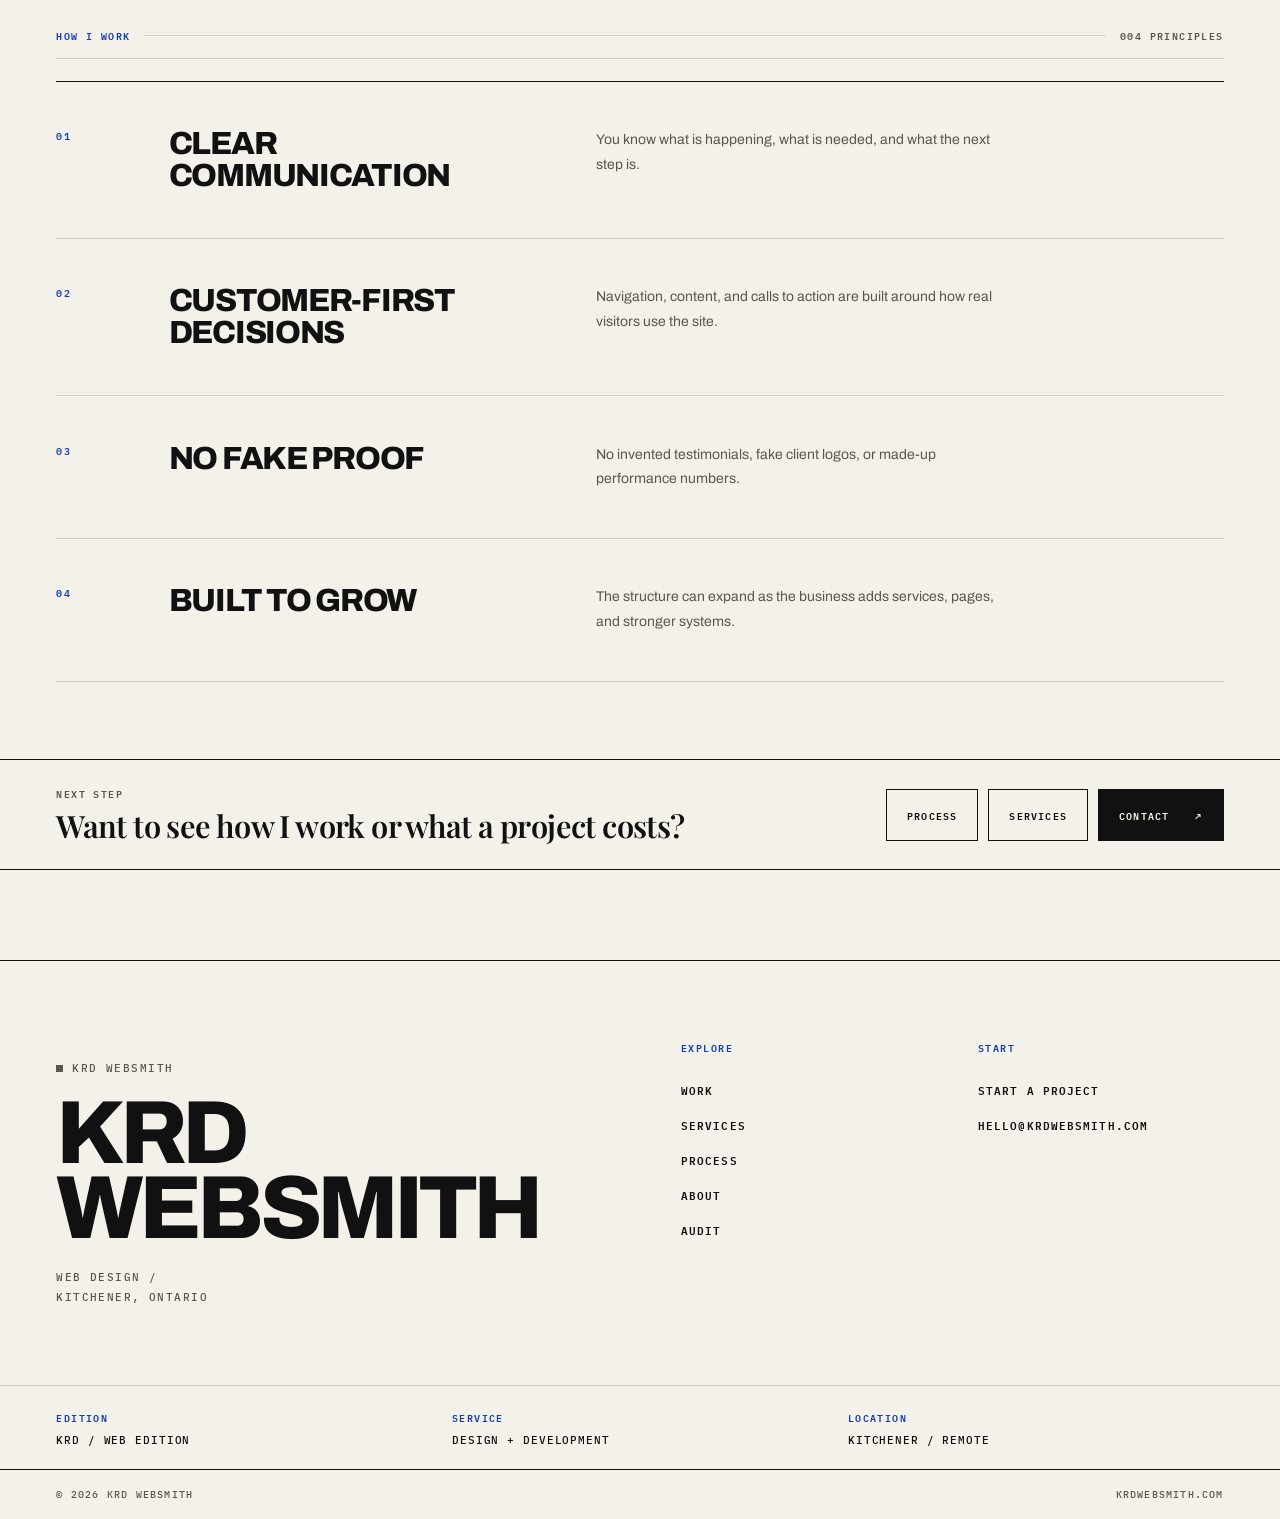
<file: about.html>
<!doctype html>
<html lang="en">
<head>
  <meta charset="utf-8">
  <meta name="viewport" content="width=device-width,initial-scale=1">
  <title>About — KRD Websmith</title>
  <meta name="description" content="KRD Websmith is a small independent web design and development studio in Kitchener, Ontario. You work directly with the person building your website.">
  <link rel="canonical" href="https://krdwebsmith.com/about.html">
  <meta name="theme-color" content="#F4F1EA">
  <meta name="author" content="KRD Websmith">

  <meta property="og:type" content="website">
  <meta property="og:site_name" content="KRD Websmith">
  <meta property="og:title" content="About — KRD Websmith">
  <meta property="og:description" content="KRD Websmith is a small independent web design and development studio in Kitchener, Ontario. You work directly with the person building your website.">
  <meta property="og:url" content="https://krdwebsmith.com/about.html">
  <meta property="og:locale" content="en_CA">
  <meta name="twitter:card" content="summary_large_image">
  <meta name="twitter:title" content="About — KRD Websmith">
  <meta name="twitter:description" content="KRD Websmith is a small independent web design and development studio in Kitchener, Ontario. You work directly with the person building your website.">

  <link rel="icon" href="favicon.svg" type="image/svg+xml">
  <link rel="apple-touch-icon" href="favicon.svg">

  <link rel="preconnect" href="https://fonts.googleapis.com">
  <link rel="preconnect" href="https://fonts.gstatic.com" crossorigin>
  <link rel="preload" as="style" href="https://fonts.googleapis.com/css2?family=Archivo:wght@400;500;600;800&family=IBM+Plex+Mono:wght@500;600&family=Playfair+Display:ital,wght@0,600;1,600&display=swap">
  <link rel="stylesheet" href="https://fonts.googleapis.com/css2?family=Archivo:wght@400;500;600;800&family=IBM+Plex+Mono:wght@500;600&family=Playfair+Display:ital,wght@0,600;1,600&display=swap" media="print" onload="this.media='all'">
  <noscript><link rel="stylesheet" href="https://fonts.googleapis.com/css2?family=Archivo:wght@400;500;600;800&family=IBM+Plex+Mono:wght@500;600&family=Playfair+Display:ital,wght@0,600;1,600&display=swap"></noscript>
  <link rel="stylesheet" href="styles.css">
</head>
<body>
<a class="skip-link" href="#main">Skip to content</a>
<header id="siteHeader" class="site-header">
  <a class="brand" href="index.html" aria-label="KRD Websmith — home">
    <span class="brand-mark" aria-hidden="true">KRD</span>
    <span class="brand-copy"><strong>KRD Websmith</strong><small>Web design / development</small></span>
  </a>
  <nav class="desktop-nav" aria-label="Primary"><a href="work.html">Work</a><a href="services.html">Services</a><a href="process.html">Process</a><a href="about.html" class="active" aria-current="page">About</a><a href="audit.html">Audit</a></nav>
  <div class="header-action">
    <a class="header-cta" href="contact.html">Start a project <span aria-hidden="true">&#8599;</span></a>
    <button id="menuToggle" class="menu-toggle" type="button" aria-label="Open menu"
            aria-expanded="false" aria-controls="mobileMenu"><i></i><i></i></button>
  </div>
</header>

<div id="mobileMenu" class="mobile-menu">
  <nav aria-label="Mobile"><a href="work.html"><span>Work</span><small>01</small></a><a href="services.html"><span>Services</span><small>02</small></a><a href="process.html"><span>Process</span><small>03</small></a><a href="about.html" aria-current="page"><span>About</span><small>04</small></a><a href="audit.html"><span>Audit</span><small>05</small></a><a href="contact.html"><span>Contact</span><small>06</small></a></nav>
  <div class="mobile-menu-foot">
    <span>KRD / Web studio</span>
    <span>Kitchener / Ontario</span>
    <span>hello@krdwebsmith.com</span>
  </div>
</div>
<main id="main">
  <nav class="breadcrumbs shell" aria-label="Breadcrumb"><a href="index.html">Home</a><span aria-hidden="true">/</span><span aria-current="page">About</span></nav>
  <section class="page-hero shell">
    <div class="page-hero-grid">
      <div>
        <p class="label">About / KRD</p>
        <h1 class="display">Small studio.<br><em>Direct process.</em></h1>
      </div>
      <div class="page-hero-aside">
        <p class="body-copy">You work directly with the person designing and building the website.
          Fewer layers means clearer communication and fewer lost details.</p>
        <div class="page-actions button-row">
          <a class="button dark" href="contact.html">Start a project <span aria-hidden="true">&#8599;</span></a>
          <a class="button" href="work.html">See the work <span aria-hidden="true">&#8594;</span></a>
        </div>
      </div>
    </div>
  </section>

  <section class="section shell">
    <div class="section-index">
      <b>Studio</b><span class="spacer" aria-hidden="true"></span><span>KRD / Independent practice</span>
    </div>
    <div class="section-head">
      <h2 class="display-sm reveal">Direct contact.<br><em>Real attention.</em></h2>
      <div class="section-note reveal" data-delay="1">
        <dl class="metalist">
          <div><dt>Studio</dt><dd>KRD Websmith</dd></div>
          <div><dt>Based</dt><dd>Kitchener, Ontario</dd></div>
          <div><dt>Works</dt><dd>Local + remote</dd></div>
          <div><dt>Size</dt><dd>Independent practice</dd></div>
        </dl>
      </div>
    </div>

    <div class="trust-item t1" style="border-bottom:0;padding-top:0">
      <div class="trust-head reveal">
        <p class="body-copy lead">KRD Websmith is a web design and development studio based in
          Kitchener, Ontario. I build custom websites for local businesses that want something
          clearer, more credible, and more considered than a premade template.</p>
        <p class="body-copy">The priority is the customer experience. The site should be easy to
          understand, easy to use, and easy to act on. The code and the motion only matter when they
          support that.</p>
        <p><a class="textlink" href="process.html">See the process <span aria-hidden="true">&#8594;</span></a></p>
      </div>
      <div class="archive-visual reveal mask" data-delay="1">
        <div class="frame" style="aspect-ratio:4/3">
          <img src="assets/img/studio-1400.webp"
               srcset="assets/img/studio-800.webp 800w, assets/img/studio-1400.webp 1400w, assets/img/studio-2000.webp 2000w"
               sizes="(max-width:1100px) 100vw, 720px"
               alt="A quiet studio workspace" width="1400" height="934" loading="lazy" decoding="async">
          <span class="frame-tag">Kitchener, Ontario / Remote</span>
        </div>
      </div>
    </div>
  </section>

  <section class="section tight shell">
    <div class="section-index">
      <b>How I work</b><span class="spacer" aria-hidden="true"></span><span>004 principles</span>
    </div>
    <div class="doc"><div class="doc-step reveal">
  <span class="num">01</span>
  <div><h3>Clear communication</h3></div>
  <div class="doc-body"><p>You know what is happening, what is needed, and what the next step is.</p></div>
</div><div class="doc-step reveal">
  <span class="num">02</span>
  <div><h3>Customer-first decisions</h3></div>
  <div class="doc-body"><p>Navigation, content, and calls to action are built around how real visitors use the site.</p></div>
</div><div class="doc-step reveal">
  <span class="num">03</span>
  <div><h3>No fake proof</h3></div>
  <div class="doc-body"><p>No invented testimonials, fake client logos, or made-up performance numbers.</p></div>
</div><div class="doc-step reveal">
  <span class="num">04</span>
  <div><h3>Built to grow</h3></div>
  <div class="doc-body"><p>The structure can expand as the business adds services, pages, and stronger systems.</p></div>
</div></div>
  </section>

  <section class="next-step shell">
  <div>
    <p class="meta">Next step</p>
    <h3>Want to see how I work or what a project costs?</h3>
  </div>
  <div class="button-row"><a class="button" href="process.html">Process</a><a class="button" href="services.html">Services</a><a class="button dark" href="contact.html">Contact <span aria-hidden="true">&#8599;</span></a></div>
</section>
</main>
<footer class="site-footer">
  <div class="shell footer-main">
    <div class="footer-brand">
      <p class="label">KRD Websmith</p>
      <h2>KRD<br>Websmith</h2>
      <p>Web design /<br>Kitchener, Ontario</p>
    </div>
    <div class="footer-col">
      <span>Explore</span><a href="work.html">Work</a><a href="services.html">Services</a><a href="process.html">Process</a><a href="about.html">About</a><a href="audit.html">Audit</a>
    </div>
    <div class="footer-col">
      <span>Start</span>
      <a href="contact.html">Start a project</a>
      <a href="mailto:hello@krdwebsmith.com">hello@krdwebsmith.com</a>
    </div>
  </div>
  <div class="shell footer-tech">
    <div><span>Edition</span><strong>KRD / Web edition</strong></div>
    <div><span>Service</span><strong>Design + development</strong></div>
    <div><span>Location</span><strong>Kitchener / Remote</strong></div>
  </div>
  <div class="footer-bottom">
    <span>&copy; <span id="year">2026</span> KRD Websmith</span>
    <span>krdwebsmith.com</span>
  </div>
</footer>

<script src="script.js" defer></script>
</body>
</html>
</file>
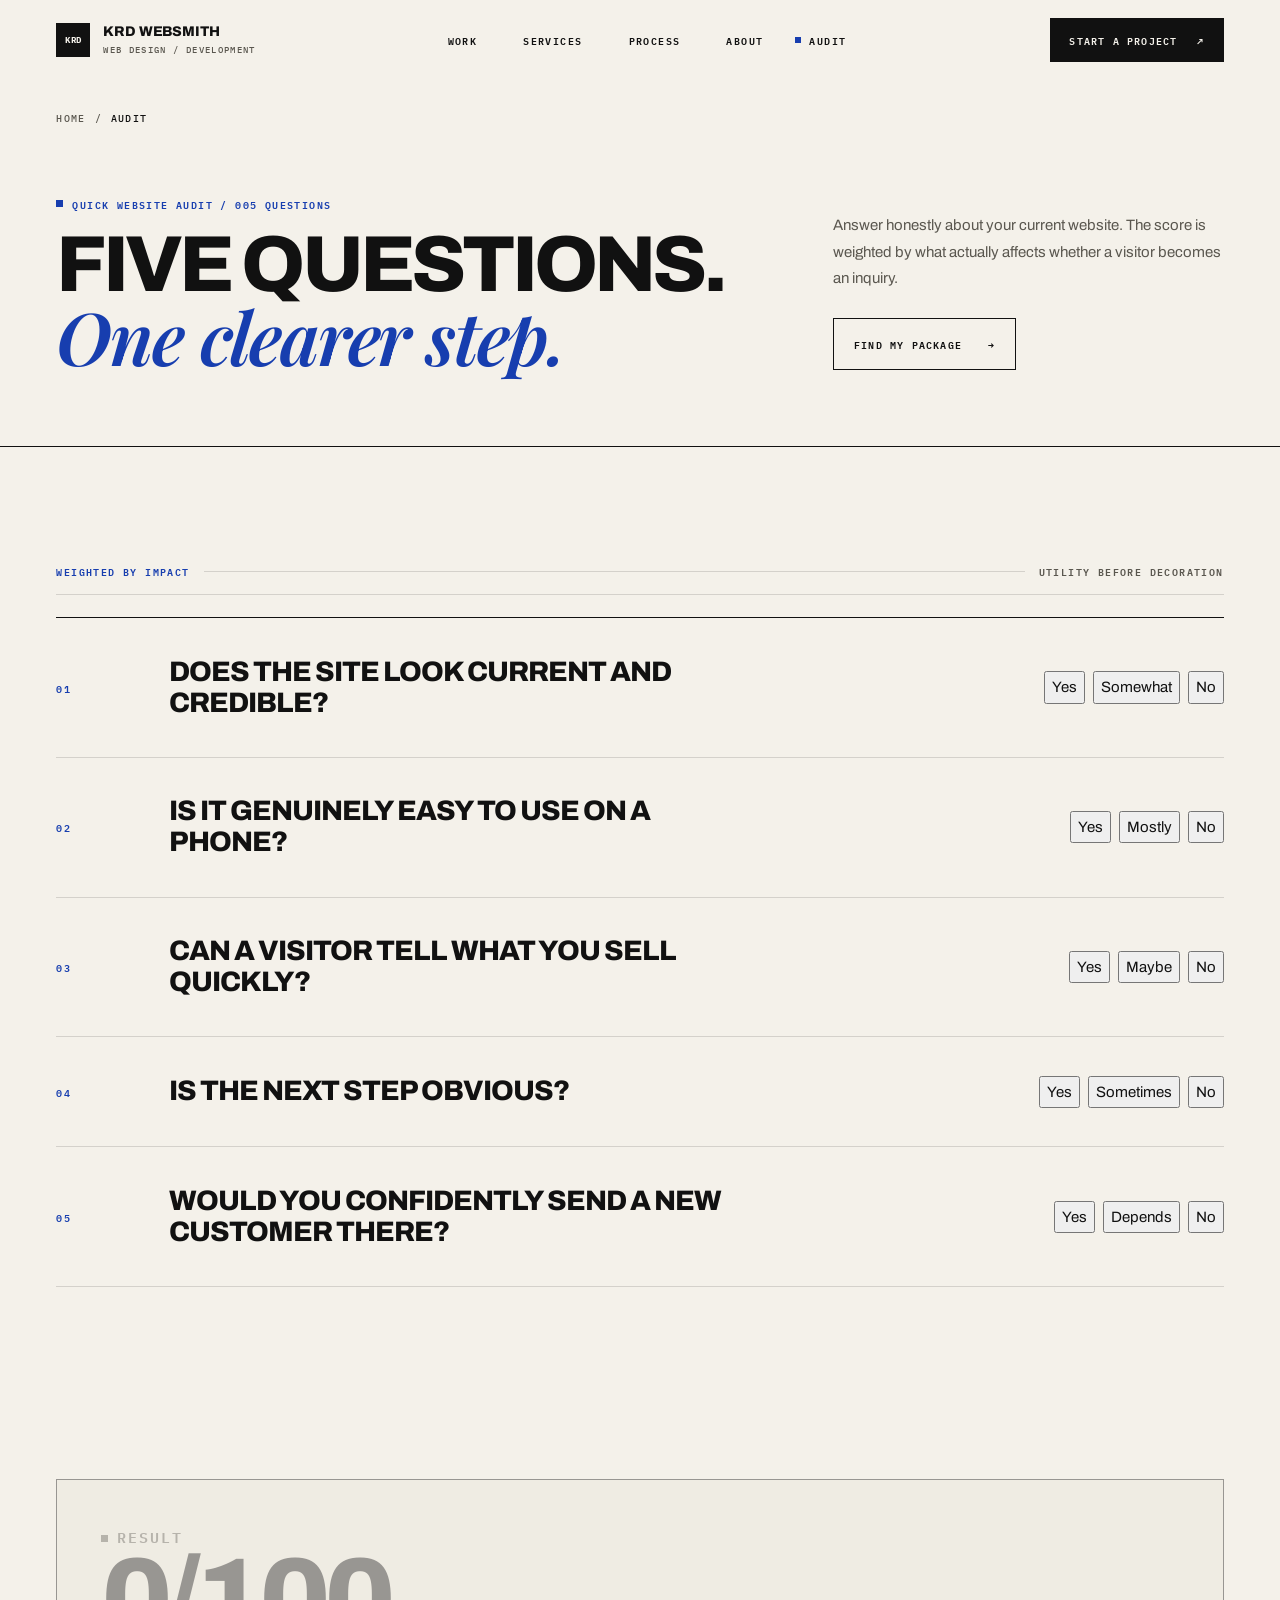
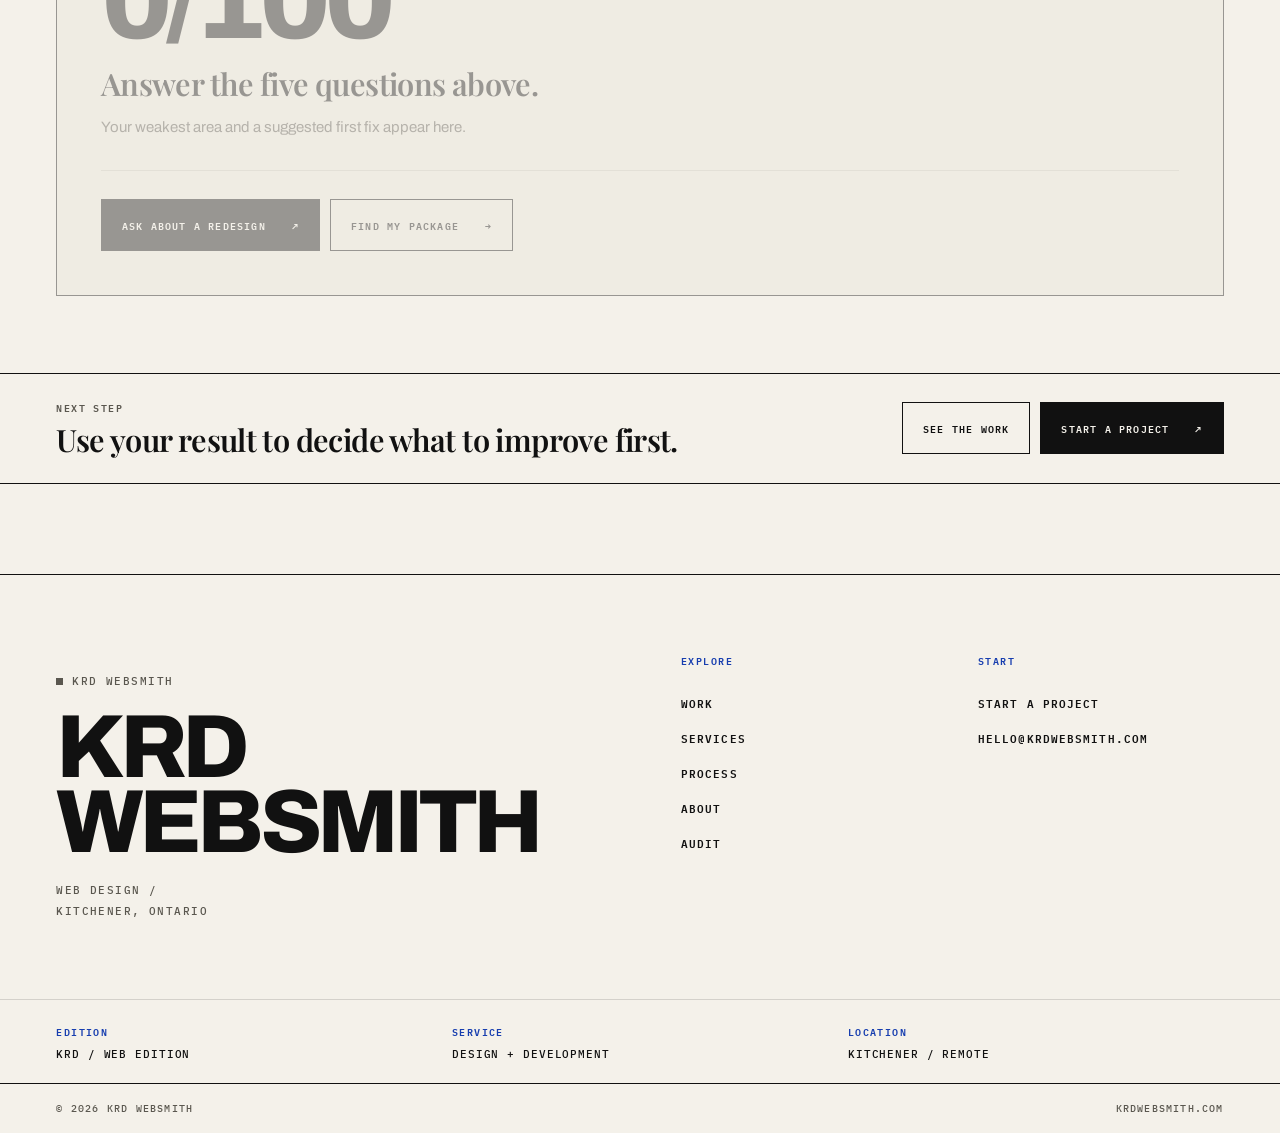
<file: audit.html>
<!doctype html>
<html lang="en">
<head>
  <meta charset="utf-8">
  <meta name="viewport" content="width=device-width,initial-scale=1">
  <title>Website audit — KRD Websmith</title>
  <meta name="description" content="A free five-question website audit. Score your current site on credibility, mobile usability, offer clarity and conversion path.">
  <link rel="canonical" href="https://krdwebsmith.com/audit.html">
  <meta name="theme-color" content="#F4F1EA">
  <meta name="author" content="KRD Websmith">

  <meta property="og:type" content="website">
  <meta property="og:site_name" content="KRD Websmith">
  <meta property="og:title" content="Website audit — KRD Websmith">
  <meta property="og:description" content="A free five-question website audit. Score your current site on credibility, mobile usability, offer clarity and conversion path.">
  <meta property="og:url" content="https://krdwebsmith.com/audit.html">
  <meta property="og:locale" content="en_CA">
  <meta name="twitter:card" content="summary_large_image">
  <meta name="twitter:title" content="Website audit — KRD Websmith">
  <meta name="twitter:description" content="A free five-question website audit. Score your current site on credibility, mobile usability, offer clarity and conversion path.">

  <link rel="icon" href="favicon.svg" type="image/svg+xml">
  <link rel="apple-touch-icon" href="favicon.svg">

  <link rel="preconnect" href="https://fonts.googleapis.com">
  <link rel="preconnect" href="https://fonts.gstatic.com" crossorigin>
  <link rel="preload" as="style" href="https://fonts.googleapis.com/css2?family=Archivo:wght@400;500;600;800&family=IBM+Plex+Mono:wght@500;600&family=Playfair+Display:ital,wght@0,600;1,600&display=swap">
  <link rel="stylesheet" href="https://fonts.googleapis.com/css2?family=Archivo:wght@400;500;600;800&family=IBM+Plex+Mono:wght@500;600&family=Playfair+Display:ital,wght@0,600;1,600&display=swap" media="print" onload="this.media='all'">
  <noscript><link rel="stylesheet" href="https://fonts.googleapis.com/css2?family=Archivo:wght@400;500;600;800&family=IBM+Plex+Mono:wght@500;600&family=Playfair+Display:ital,wght@0,600;1,600&display=swap"></noscript>
  <link rel="stylesheet" href="styles.css">
  <style>

    .question{padding-block:clamp(26px,3vw,40px);border-bottom:1px solid var(--line);
      display:grid;grid-template-columns:74px 1fr .8fr;gap:clamp(18px,3vw,40px);align-items:center}
    .question h3{font:800 clamp(20px,2.2vw,30px)/1.1 var(--sans);letter-spacing:-.035em;text-transform:uppercase}
    .choices{display:flex;flex-wrap:wrap;gap:8px;justify-content:flex-end}
    .audit-result{border:1px solid var(--rule);background:var(--paper-2);
      padding:clamp(24px,3.4vw,48px);opacity:.4;transition:opacity .4s ease}
    .audit-result.show{opacity:1}
    .score{font:800 clamp(56px,9vw,132px)/.85 var(--sans);letter-spacing:-.06em}
    .audit-result h3{margin:14px 0 10px;font:600 clamp(22px,2.4vw,32px) var(--serif);
      letter-spacing:-.02em;text-transform:none;font-weight:600}
    .audit-result > p{color:var(--muted);font-size:15px;line-height:1.75}
    .bars{margin-top:30px;display:grid;gap:0;border-top:1px solid var(--line)}
    .barrow{display:grid;grid-template-columns:.9fr 1.6fr auto;gap:16px;align-items:center;
      padding:12px 0;border-bottom:1px solid var(--line)}
    .barrow span{font:600 10px var(--mono);text-transform:uppercase;letter-spacing:.12em}
    .barrow .bar{height:6px;background:var(--paper-3)}
    .barrow .bar i{display:block;height:100%;background:var(--blue);transition:width .6s var(--ease)}
    .barrow b{font:600 11px var(--mono);letter-spacing:.06em;min-width:34px;text-align:right}
    @media(max-width:900px){
      .question{grid-template-columns:56px 1fr;gap:14px}
      .choices{grid-column:2;justify-content:flex-start}
    }
    @media(max-width:760px){
      .question{grid-template-columns:1fr}
      .choices{grid-column:auto}
      .barrow{grid-template-columns:1fr auto;gap:8px 12px}
      .barrow .bar{grid-column:1/-1}
    }

  </style>
</head>
<body>
<a class="skip-link" href="#main">Skip to content</a>
<header id="siteHeader" class="site-header">
  <a class="brand" href="index.html" aria-label="KRD Websmith — home">
    <span class="brand-mark" aria-hidden="true">KRD</span>
    <span class="brand-copy"><strong>KRD Websmith</strong><small>Web design / development</small></span>
  </a>
  <nav class="desktop-nav" aria-label="Primary"><a href="work.html">Work</a><a href="services.html">Services</a><a href="process.html">Process</a><a href="about.html">About</a><a href="audit.html" class="active" aria-current="page">Audit</a></nav>
  <div class="header-action">
    <a class="header-cta" href="contact.html">Start a project <span aria-hidden="true">&#8599;</span></a>
    <button id="menuToggle" class="menu-toggle" type="button" aria-label="Open menu"
            aria-expanded="false" aria-controls="mobileMenu"><i></i><i></i></button>
  </div>
</header>

<div id="mobileMenu" class="mobile-menu">
  <nav aria-label="Mobile"><a href="work.html"><span>Work</span><small>01</small></a><a href="services.html"><span>Services</span><small>02</small></a><a href="process.html"><span>Process</span><small>03</small></a><a href="about.html"><span>About</span><small>04</small></a><a href="audit.html" aria-current="page"><span>Audit</span><small>05</small></a><a href="contact.html"><span>Contact</span><small>06</small></a></nav>
  <div class="mobile-menu-foot">
    <span>KRD / Web studio</span>
    <span>Kitchener / Ontario</span>
    <span>hello@krdwebsmith.com</span>
  </div>
</div>
<main id="main">
  <nav class="breadcrumbs shell" aria-label="Breadcrumb"><a href="index.html">Home</a><span aria-hidden="true">/</span><span aria-current="page">Audit</span></nav>
  <section class="page-hero shell">
    <div class="page-hero-grid">
      <div>
        <p class="label">Quick website audit / 005 questions</p>
        <h1 class="display">Five questions.<br><em>One clearer step.</em></h1>
      </div>
      <div class="page-hero-aside">
        <p class="body-copy">Answer honestly about your current website. The score is weighted by
          what actually affects whether a visitor becomes an inquiry.</p>
        <div class="page-actions button-row">
          <a class="button" href="services.html#recommender">Find my package <span aria-hidden="true">&#8594;</span></a>
        </div>
      </div>
    </div>
  </section>

  <section class="section shell">
    <div class="section-index">
      <b>Weighted by impact</b><span class="spacer" aria-hidden="true"></span><span>Utility before decoration</span>
    </div>
    <h2 class="sr-only">The five questions</h2>
    <div class="doc"><div class="question" data-key="appearance" data-weight="15">
  <span class="num">01</span>
  <h3>Does the site look current and credible?</h3>
  <div class="choices" role="group" aria-label="Does the site look current and credible?">
    <button type="button" data-v="1" aria-pressed="false">Yes</button><button type="button" data-v=".5" aria-pressed="false">Somewhat</button><button type="button" data-v="0" aria-pressed="false">No</button>
  </div>
</div><div class="question" data-key="mobile" data-weight="25">
  <span class="num">02</span>
  <h3>Is it genuinely easy to use on a phone?</h3>
  <div class="choices" role="group" aria-label="Is it genuinely easy to use on a phone?">
    <button type="button" data-v="1" aria-pressed="false">Yes</button><button type="button" data-v=".5" aria-pressed="false">Mostly</button><button type="button" data-v="0" aria-pressed="false">No</button>
  </div>
</div><div class="question" data-key="clarity" data-weight="25">
  <span class="num">03</span>
  <h3>Can a visitor tell what you sell quickly?</h3>
  <div class="choices" role="group" aria-label="Can a visitor tell what you sell quickly?">
    <button type="button" data-v="1" aria-pressed="false">Yes</button><button type="button" data-v=".5" aria-pressed="false">Maybe</button><button type="button" data-v="0" aria-pressed="false">No</button>
  </div>
</div><div class="question" data-key="action" data-weight="20">
  <span class="num">04</span>
  <h3>Is the next step obvious?</h3>
  <div class="choices" role="group" aria-label="Is the next step obvious?">
    <button type="button" data-v="1" aria-pressed="false">Yes</button><button type="button" data-v=".5" aria-pressed="false">Sometimes</button><button type="button" data-v="0" aria-pressed="false">No</button>
  </div>
</div><div class="question" data-key="confidence" data-weight="15">
  <span class="num">05</span>
  <h3>Would you confidently send a new customer there?</h3>
  <div class="choices" role="group" aria-label="Would you confidently send a new customer there?">
    <button type="button" data-v="1" aria-pressed="false">Yes</button><button type="button" data-v=".5" aria-pressed="false">Depends</button><button type="button" data-v="0" aria-pressed="false">No</button>
  </div>
</div></div>
  </section>

  <section class="section tight shell">
    <div class="audit-result" id="result" aria-live="polite" aria-hidden="true">
      <p class="label">Result</p>
      <div class="score" id="score">0/100</div>
      <h3 id="resultTitle">Answer the five questions above.</h3>
      <p id="resultText">Your weakest area and a suggested first fix appear here.</p>
      <div class="bars" id="bars"></div>
      <div class="button-row" style="margin-top:28px">
        <a class="button dark" id="auditContact" href="contact.html">Ask about a redesign <span aria-hidden="true">&#8599;</span></a>
        <a class="button" href="services.html#recommender">Find my package <span aria-hidden="true">&#8594;</span></a>
      </div>
    </div>
  </section>

  <section class="next-step shell">
  <div>
    <p class="meta">Next step</p>
    <h3>Use your result to decide what to improve first.</h3>
  </div>
  <div class="button-row"><a class="button" href="work.html">See the work</a><a class="button dark" href="contact.html">Start a project <span aria-hidden="true">&#8599;</span></a></div>
</section>
</main>
<footer class="site-footer">
  <div class="shell footer-main">
    <div class="footer-brand">
      <p class="label">KRD Websmith</p>
      <h2>KRD<br>Websmith</h2>
      <p>Web design /<br>Kitchener, Ontario</p>
    </div>
    <div class="footer-col">
      <span>Explore</span><a href="work.html">Work</a><a href="services.html">Services</a><a href="process.html">Process</a><a href="about.html">About</a><a href="audit.html">Audit</a>
    </div>
    <div class="footer-col">
      <span>Start</span>
      <a href="contact.html">Start a project</a>
      <a href="mailto:hello@krdwebsmith.com">hello@krdwebsmith.com</a>
    </div>
  </div>
  <div class="shell footer-tech">
    <div><span>Edition</span><strong>KRD / Web edition</strong></div>
    <div><span>Service</span><strong>Design + development</strong></div>
    <div><span>Location</span><strong>Kitchener / Remote</strong></div>
  </div>
  <div class="footer-bottom">
    <span>&copy; <span id="year">2026</span> KRD Websmith</span>
    <span>krdwebsmith.com</span>
  </div>
</footer>

<script src="script.js" defer></script>
<script>

const ans={},labels={appearance:"Visual credibility",mobile:"Mobile usability",clarity:"Offer clarity",action:"Conversion path",confidence:"Overall confidence"};
document.querySelectorAll(".question").forEach(q=>q.querySelectorAll("button").forEach(b=>b.addEventListener("click",()=>{
  q.querySelectorAll("button").forEach(x=>{x.classList.remove("active");x.setAttribute("aria-pressed","false")});
  b.classList.add("active");b.setAttribute("aria-pressed","true");
  ans[q.dataset.key]={v:Number(b.dataset.v),w:Number(q.dataset.weight)};
  if(Object.keys(ans).length===5){
    const total=Math.round(Object.values(ans).reduce((s,x)=>s+x.v*x.w,0));
    const weak=Object.entries(ans).sort((a,b)=>(a[1].v*a[1].w)-(b[1].v*b[1].w))[0][0];
    document.getElementById("score").textContent=total+"/100";
    document.getElementById("resultTitle").textContent=total>=80?"Strong foundation.":total>=55?"Good base, but there is friction.":"The site may be underselling the business.";
    document.getElementById("resultText").textContent="The first area I would inspect is "+labels[weak]+".";
    document.getElementById("bars").innerHTML=Object.entries(ans).map(([k,x])=>`<div class="barrow"><span>${labels[k]}</span><div class="bar"><i style="width:${Math.round(x.v*100)}%"></i></div><b>${Math.round(x.v*100)}</b></div>`).join("");
    document.getElementById("auditContact").href="contact.html?audit="+total+"&focus="+encodeURIComponent(labels[weak]);
    const box=document.getElementById("result");
    box.classList.add("show");
    box.setAttribute("aria-hidden","false");
  }
})));

</script>
</body>
</html>
</file>
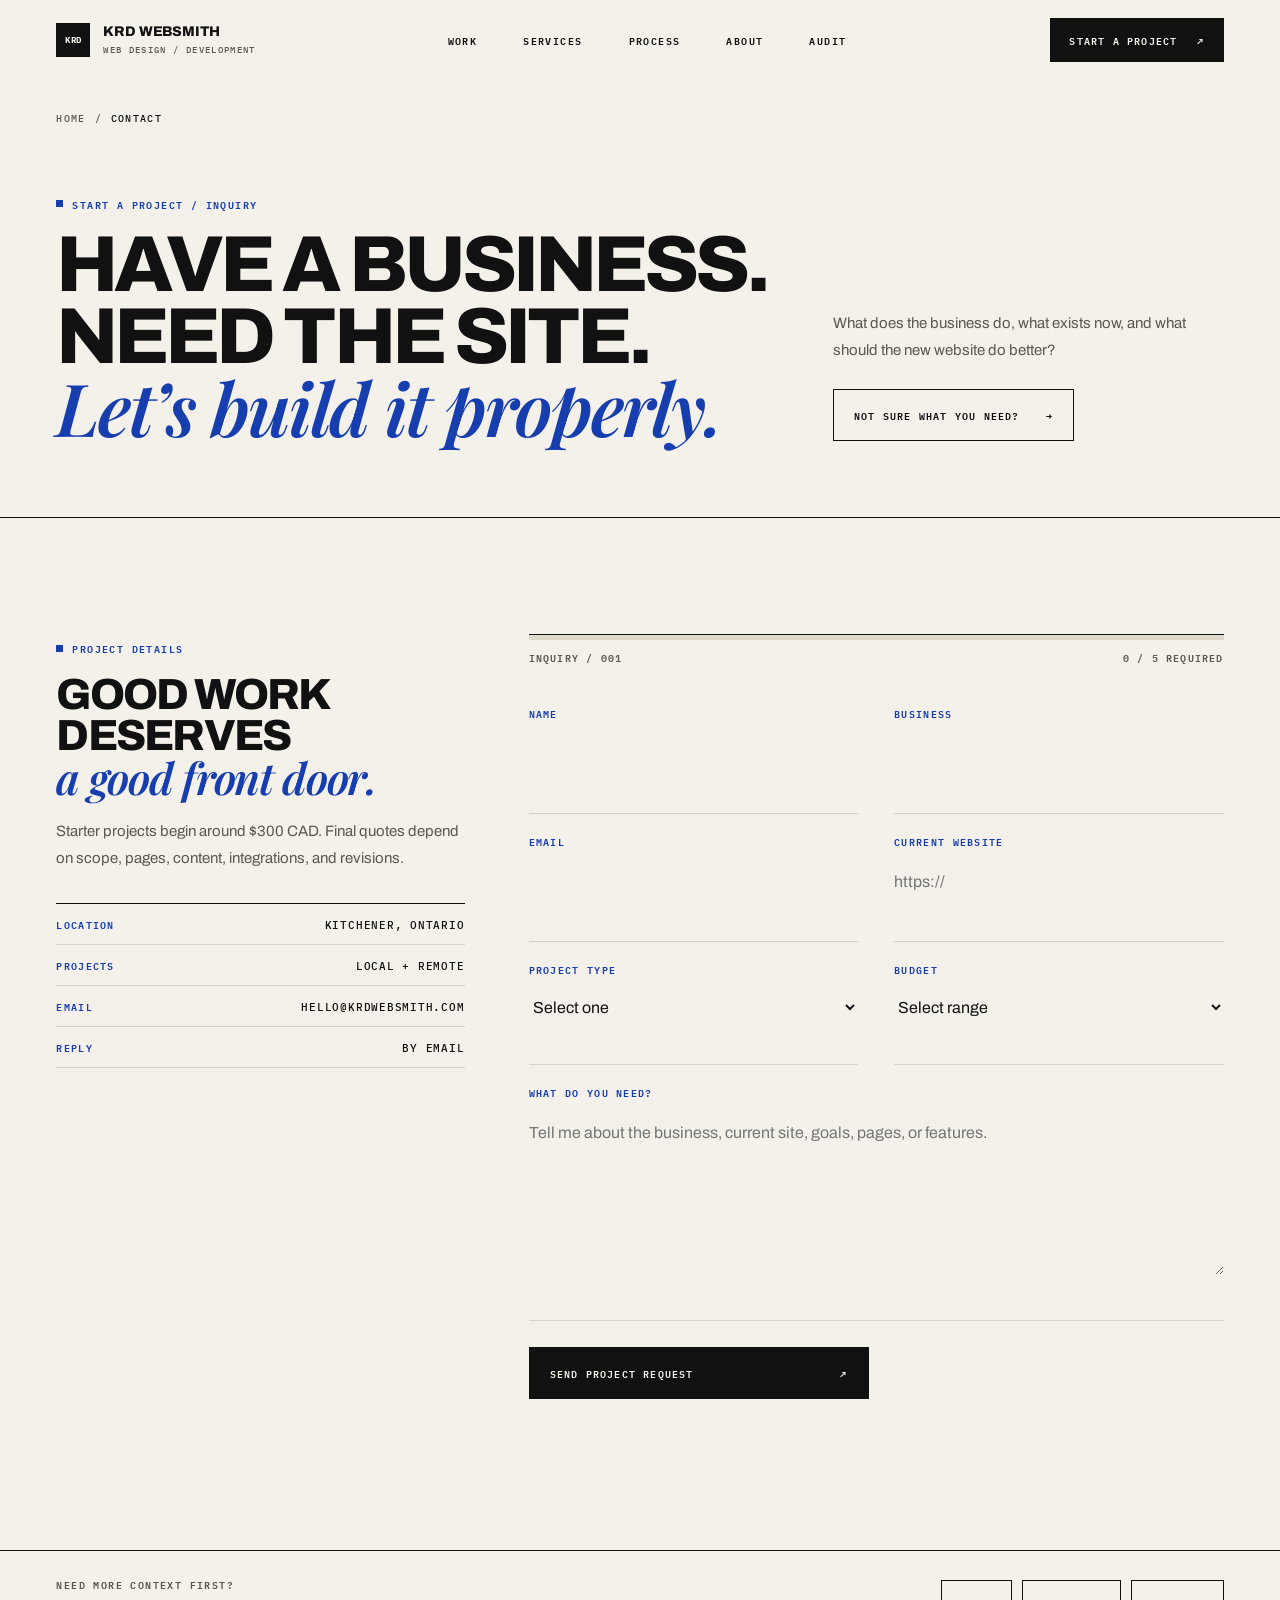
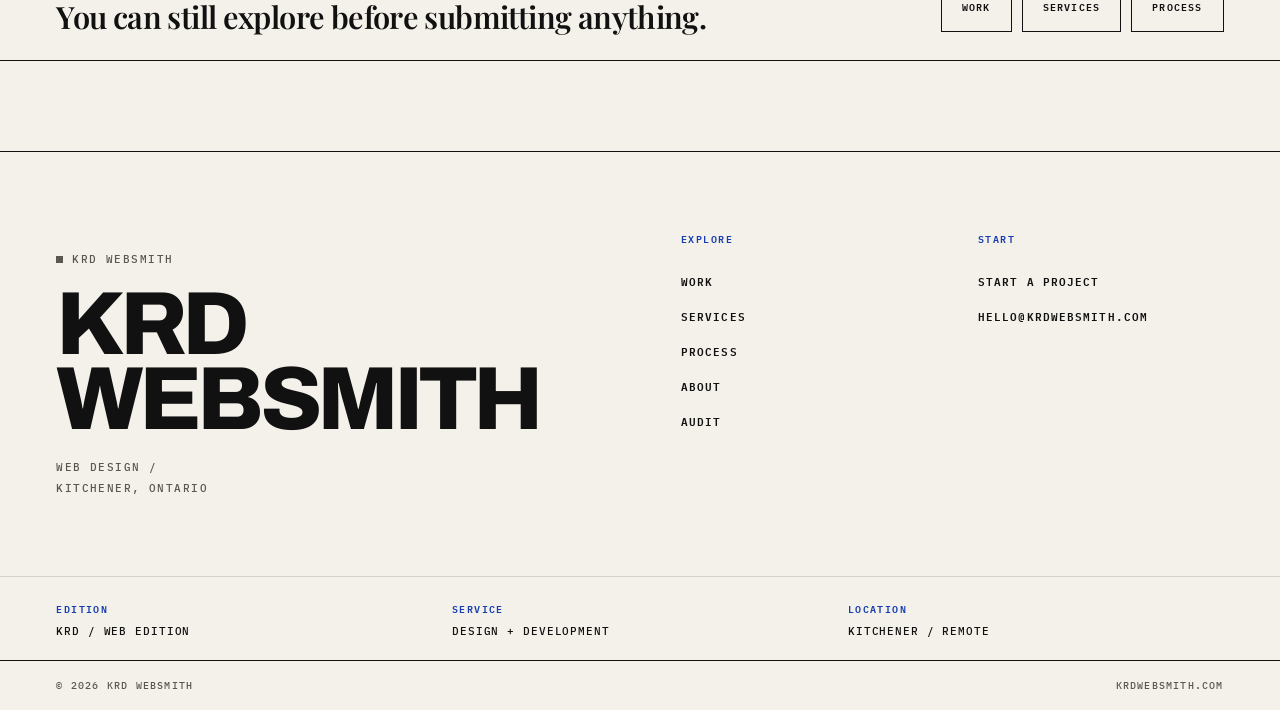
<file: contact.html>
<!doctype html>
<html lang="en">
<head>
  <meta charset="utf-8">
  <meta name="viewport" content="width=device-width,initial-scale=1">
  <title>Contact — KRD Websmith</title>
  <meta name="description" content="Start a website project with KRD Websmith. Tell me about the business, the current site, and what the new website should do better.">
  <link rel="canonical" href="https://krdwebsmith.com/contact.html">
  <meta name="theme-color" content="#F4F1EA">
  <meta name="author" content="KRD Websmith">

  <meta property="og:type" content="website">
  <meta property="og:site_name" content="KRD Websmith">
  <meta property="og:title" content="Contact — KRD Websmith">
  <meta property="og:description" content="Start a website project with KRD Websmith. Tell me about the business, the current site, and what the new website should do better.">
  <meta property="og:url" content="https://krdwebsmith.com/contact.html">
  <meta property="og:locale" content="en_CA">
  <meta name="twitter:card" content="summary_large_image">
  <meta name="twitter:title" content="Contact — KRD Websmith">
  <meta name="twitter:description" content="Start a website project with KRD Websmith. Tell me about the business, the current site, and what the new website should do better.">

  <link rel="icon" href="favicon.svg" type="image/svg+xml">
  <link rel="apple-touch-icon" href="favicon.svg">

  <link rel="preconnect" href="https://fonts.googleapis.com">
  <link rel="preconnect" href="https://fonts.gstatic.com" crossorigin>
  <link rel="preload" as="style" href="https://fonts.googleapis.com/css2?family=Archivo:wght@400;500;600;800&family=IBM+Plex+Mono:wght@500;600&family=Playfair+Display:ital,wght@0,600;1,600&display=swap">
  <link rel="stylesheet" href="https://fonts.googleapis.com/css2?family=Archivo:wght@400;500;600;800&family=IBM+Plex+Mono:wght@500;600&family=Playfair+Display:ital,wght@0,600;1,600&display=swap" media="print" onload="this.media='all'">
  <noscript><link rel="stylesheet" href="https://fonts.googleapis.com/css2?family=Archivo:wght@400;500;600;800&family=IBM+Plex+Mono:wght@500;600&family=Playfair+Display:ital,wght@0,600;1,600&display=swap"></noscript>
  <link rel="stylesheet" href="styles.css">
  <style>

    .contact-layout{display:grid;grid-template-columns:.74fr 1.26fr;
      gap:clamp(32px,5vw,80px);align-items:start}
    .contact-info{position:sticky;top:108px}
    .contact-form{border-top:1px solid var(--rule)}
    .progress{height:5px;background:var(--paper-3);margin-bottom:8px}
    .progress i{display:block;height:100%;width:0;background:var(--blue);transition:width .3s var(--ease)}
    .progress-meta{display:flex;justify-content:space-between;
      font:600 10px var(--mono);text-transform:uppercase;letter-spacing:.12em;
      color:var(--muted);margin-bottom:20px}
    .form-grid{display:grid;grid-template-columns:1fr 1fr;gap:0 clamp(20px,3vw,36px)}
    .contact-form label{display:block;padding:18px 0 16px;border-bottom:1px solid var(--line)}
    .contact-form label > span{display:block;margin-bottom:10px;color:var(--blue);
      font:600 10px var(--mono);text-transform:uppercase;letter-spacing:.13em}
    .contact-form input,.contact-form textarea,.contact-form select{
      width:100%;border:0;background:transparent;padding:10px 0;outline:0;
      font-size:16px;line-height:1.5;color:var(--ink);min-height:30px}
    .contact-form input:focus-visible,.contact-form textarea:focus-visible,
    .contact-form select:focus-visible{outline:2px solid var(--blue);outline-offset:4px}
    .contact-form textarea{resize:vertical;min-height:130px}
    .contact-form select{cursor:pointer}
    .field-error{min-height:15px;margin-top:6px;color:#9C2B20;
      font:500 11px var(--mono);letter-spacing:.04em}
    .submit{margin-top:26px;width:100%;max-width:340px}
    .form-status{margin-top:16px;min-height:20px;
      font:600 11px var(--mono);text-transform:uppercase;letter-spacing:.1em}
    .form-status.ok{color:var(--blue)}
    .form-status.bad{color:#9C2B20}
    @media(max-width:1000px){
      .contact-layout{grid-template-columns:1fr}
      .contact-info{position:static}
    }
    @media(max-width:760px){
      .form-grid{grid-template-columns:1fr}
      .submit{max-width:none}
    }

  </style>
</head>
<body>
<a class="skip-link" href="#main">Skip to content</a>
<header id="siteHeader" class="site-header">
  <a class="brand" href="index.html" aria-label="KRD Websmith — home">
    <span class="brand-mark" aria-hidden="true">KRD</span>
    <span class="brand-copy"><strong>KRD Websmith</strong><small>Web design / development</small></span>
  </a>
  <nav class="desktop-nav" aria-label="Primary"><a href="work.html">Work</a><a href="services.html">Services</a><a href="process.html">Process</a><a href="about.html">About</a><a href="audit.html">Audit</a></nav>
  <div class="header-action">
    <a class="header-cta" href="contact.html">Start a project <span aria-hidden="true">&#8599;</span></a>
    <button id="menuToggle" class="menu-toggle" type="button" aria-label="Open menu"
            aria-expanded="false" aria-controls="mobileMenu"><i></i><i></i></button>
  </div>
</header>

<div id="mobileMenu" class="mobile-menu">
  <nav aria-label="Mobile"><a href="work.html"><span>Work</span><small>01</small></a><a href="services.html"><span>Services</span><small>02</small></a><a href="process.html"><span>Process</span><small>03</small></a><a href="about.html"><span>About</span><small>04</small></a><a href="audit.html"><span>Audit</span><small>05</small></a><a href="contact.html" aria-current="page"><span>Contact</span><small>06</small></a></nav>
  <div class="mobile-menu-foot">
    <span>KRD / Web studio</span>
    <span>Kitchener / Ontario</span>
    <span>hello@krdwebsmith.com</span>
  </div>
</div>
<main id="main">
  <nav class="breadcrumbs shell" aria-label="Breadcrumb"><a href="index.html">Home</a><span aria-hidden="true">/</span><span aria-current="page">Contact</span></nav>
  <section class="page-hero shell">
    <div class="page-hero-grid">
      <div>
        <p class="label">Start a project / Inquiry</p>
        <h1 class="display">Have a business. <br class="brk">Need the site.
          <em>Let&rsquo;s build it properly.</em></h1>
      </div>
      <div class="page-hero-aside">
        <p class="body-copy">What does the business do, what exists now, and what should the new
          website do better?</p>
        <div class="page-actions button-row">
          <a class="button" href="services.html#recommender">Not sure what you need? <span aria-hidden="true">&#8594;</span></a>
        </div>
      </div>
    </div>
  </section>

  <section class="section shell contact-layout">
    <div class="contact-info">
      <p class="label">Project details</p>
      <h2 class="display-xs" style="margin:14px 0 20px">Good work deserves
        <em>a good front door.</em></h2>
      <p class="body-copy measure">Starter projects begin around $300 CAD. Final quotes depend on
        scope, pages, content, integrations, and revisions.</p>
      <dl class="metalist" style="margin-top:32px">
        <div><dt>Location</dt><dd>Kitchener, Ontario</dd></div>
        <div><dt>Projects</dt><dd>Local + remote</dd></div>
        <div><dt>Email</dt><dd>hello@krdwebsmith.com</dd></div>
        <div><dt>Reply</dt><dd>By email</dd></div>
      </dl>
    </div>

    <form id="contactForm" class="contact-form" novalidate>
      <div class="progress" aria-hidden="true"><i id="progressFill"></i></div>
      <p class="progress-meta"><span>Inquiry / 001</span><span id="progressCount">0 / 5 required</span></p>

      <div class="form-grid">
        <label><span>Name</span>
          <input name="name" required autocomplete="name" autocapitalize="words">
          <div class="field-error"></div></label>
        <label><span>Business</span>
          <input name="business" required autocomplete="organization">
          <div class="field-error"></div></label>
        <label><span>Email</span>
          <input name="email" type="email" required autocomplete="email"
                 inputmode="email" autocapitalize="off" spellcheck="false">
          <div class="field-error"></div></label>
        <label><span>Current website</span>
          <input name="website" type="url" placeholder="https://" inputmode="url"
                 autocapitalize="off" spellcheck="false">
          <div class="field-error"></div></label>
        <label><span>Project type</span>
          <select name="type" required>
            <option value="">Select one</option>
            <option>New business website</option>
            <option>Website redesign</option>
            <option>Landing page</option>
            <option>Custom build</option>
          </select>
          <div class="field-error"></div></label>
        <label><span>Budget</span>
          <select name="budget" required>
            <option value="">Select range</option>
            <option>$300&ndash;$500</option>
            <option>$500&ndash;$800</option>
            <option>$800&ndash;$1,200</option>
            <option>$1,200+</option>
          </select>
          <div class="field-error"></div></label>
      </div>

      <label><span>What do you need?</span>
        <textarea name="message" rows="6"
          placeholder="Tell me about the business, current site, goals, pages, or features."></textarea>
        <div class="field-error"></div></label>

      <button class="button dark submit" type="submit">Send project request
        <span aria-hidden="true">&#8599;</span></button>
      <p class="form-status" id="status" role="status" aria-live="polite"></p>
    </form>
  </section>

  <section class="next-step shell">
  <div>
    <p class="meta">Need more context first?</p>
    <h3>You can still explore before submitting anything.</h3>
  </div>
  <div class="button-row"><a class="button" href="work.html">Work</a><a class="button" href="services.html">Services</a><a class="button" href="process.html">Process</a></div>
</section>
</main>
<footer class="site-footer">
  <div class="shell footer-main">
    <div class="footer-brand">
      <p class="label">KRD Websmith</p>
      <h2>KRD<br>Websmith</h2>
      <p>Web design /<br>Kitchener, Ontario</p>
    </div>
    <div class="footer-col">
      <span>Explore</span><a href="work.html">Work</a><a href="services.html">Services</a><a href="process.html">Process</a><a href="about.html">About</a><a href="audit.html">Audit</a>
    </div>
    <div class="footer-col">
      <span>Start</span>
      <a href="contact.html">Start a project</a>
      <a href="mailto:hello@krdwebsmith.com">hello@krdwebsmith.com</a>
    </div>
  </div>
  <div class="shell footer-tech">
    <div><span>Edition</span><strong>KRD / Web edition</strong></div>
    <div><span>Service</span><strong>Design + development</strong></div>
    <div><span>Location</span><strong>Kitchener / Remote</strong></div>
  </div>
  <div class="footer-bottom">
    <span>&copy; <span id="year">2026</span> KRD Websmith</span>
    <span>krdwebsmith.com</span>
  </div>
</footer>

<script src="script.js" defer></script>
<script>

const form=document.getElementById("contactForm"),req=[...form.querySelectorAll("[required]")],all=[...form.querySelectorAll("input,select,textarea")];
/* Prefill comes from the query string, e.g. contact.html?package=Growth+Website */
const params=new URLSearchParams(location.search);
if(params.get("package")){form.elements.type.value=params.get("package")==="Advanced Build"?"Custom build":params.get("package")==="Growth Website"?"Website redesign":"New business website";form.elements.message.value="Recommended package: "+params.get("package")}
if(params.get("audit"))form.elements.message.value="Website audit score: "+params.get("audit")+"/100. Main focus: "+(params.get("focus")||"website improvement")+".";
if(params.get("project"))form.elements.message.value="I am interested in a project with a similar level of design to "+params.get("project")+".";
function progress(){const done=req.filter(x=>x.value.trim()).length;document.getElementById("progressFill").style.width=Math.round(done/req.length*100)+"%";document.getElementById("progressCount").textContent=done+" / "+req.length+" required"}
all.forEach(x=>{x.addEventListener("input",progress);x.addEventListener("change",progress)});progress();
function valid(f){const e=f.parentElement.querySelector(".field-error");let m="";if(f.required&&!f.value.trim())m="Required.";if(f.type==="email"&&f.value&&!/^[^\s@]+@[^\s@]+\.[^\s@]+$/.test(f.value))m="Use a valid email.";if(f.type==="url"&&f.value&&!/^https?:\/\//i.test(f.value))m="Include https://";if(e)e.textContent=m;f.setAttribute("aria-invalid",m?"true":"false");return !m}
all.forEach(f=>f.addEventListener("blur",()=>valid(f)));
form.addEventListener("submit",async ev=>{
  ev.preventDefault();
  const s=document.getElementById("status");
  if(!all.map(valid).every(Boolean)){s.className="form-status bad";s.textContent="Check the highlighted fields.";const bad=all.find(f=>f.getAttribute("aria-invalid")==="true");if(bad)bad.focus();return}
  const b=form.querySelector(".submit"),old=b.innerHTML;
  b.disabled=true;b.textContent="Sending...";
  s.className="form-status";s.textContent="";
  try{
    const r=await fetch("https://krd-websmith-contact.newonb123.workers.dev",{method:"POST",headers:{"Content-Type":"application/json"},body:JSON.stringify(Object.fromEntries(new FormData(form).entries()))});
    const data=await r.json();
    if(!r.ok||!data.success)throw new Error(data.error||"Failed");
    s.className="form-status ok";s.textContent="Sent successfully. I\u2019ll reply by email.";
    form.reset();all.forEach(f=>f.setAttribute("aria-invalid","false"));progress();
  }catch(e){
    s.className="form-status bad";s.textContent="Could not send. Please email hello@krdwebsmith.com.";
  }finally{b.disabled=false;b.innerHTML=old}
});

</script>
</body>
</html>
</file>
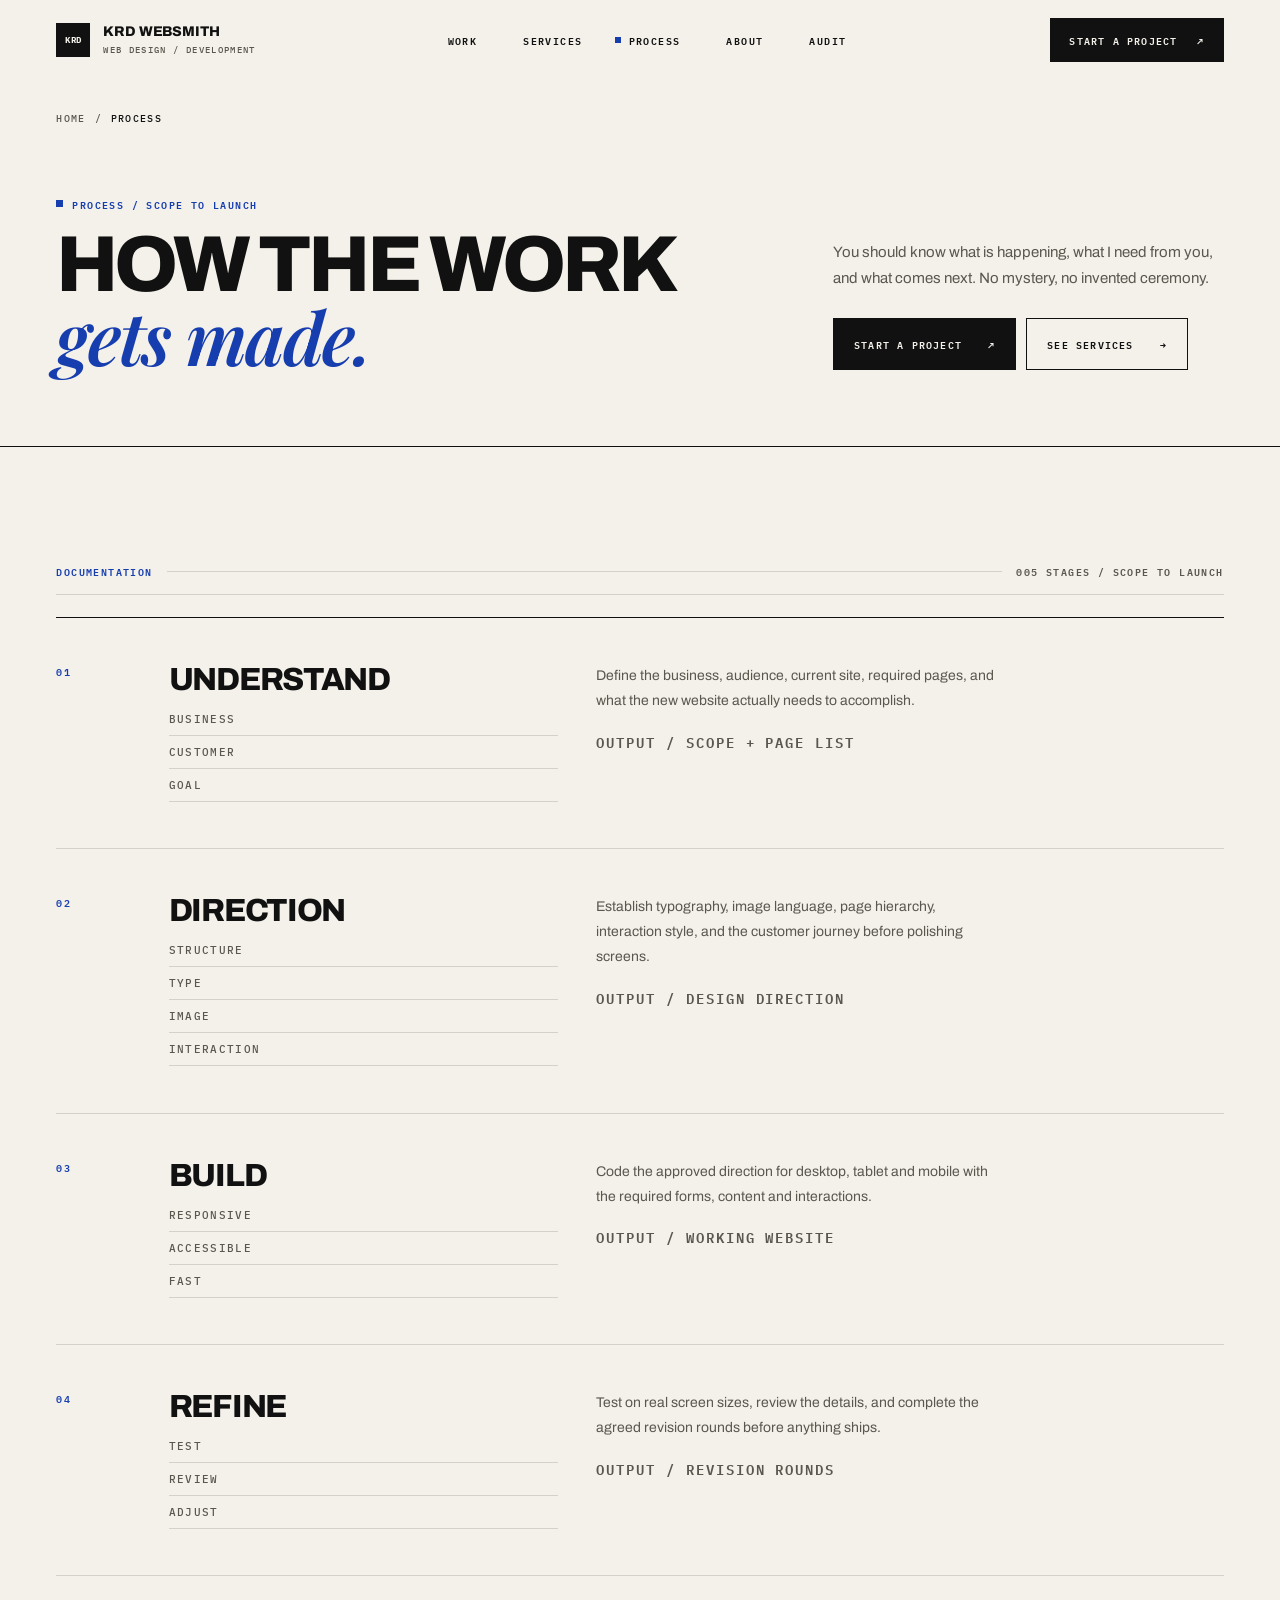
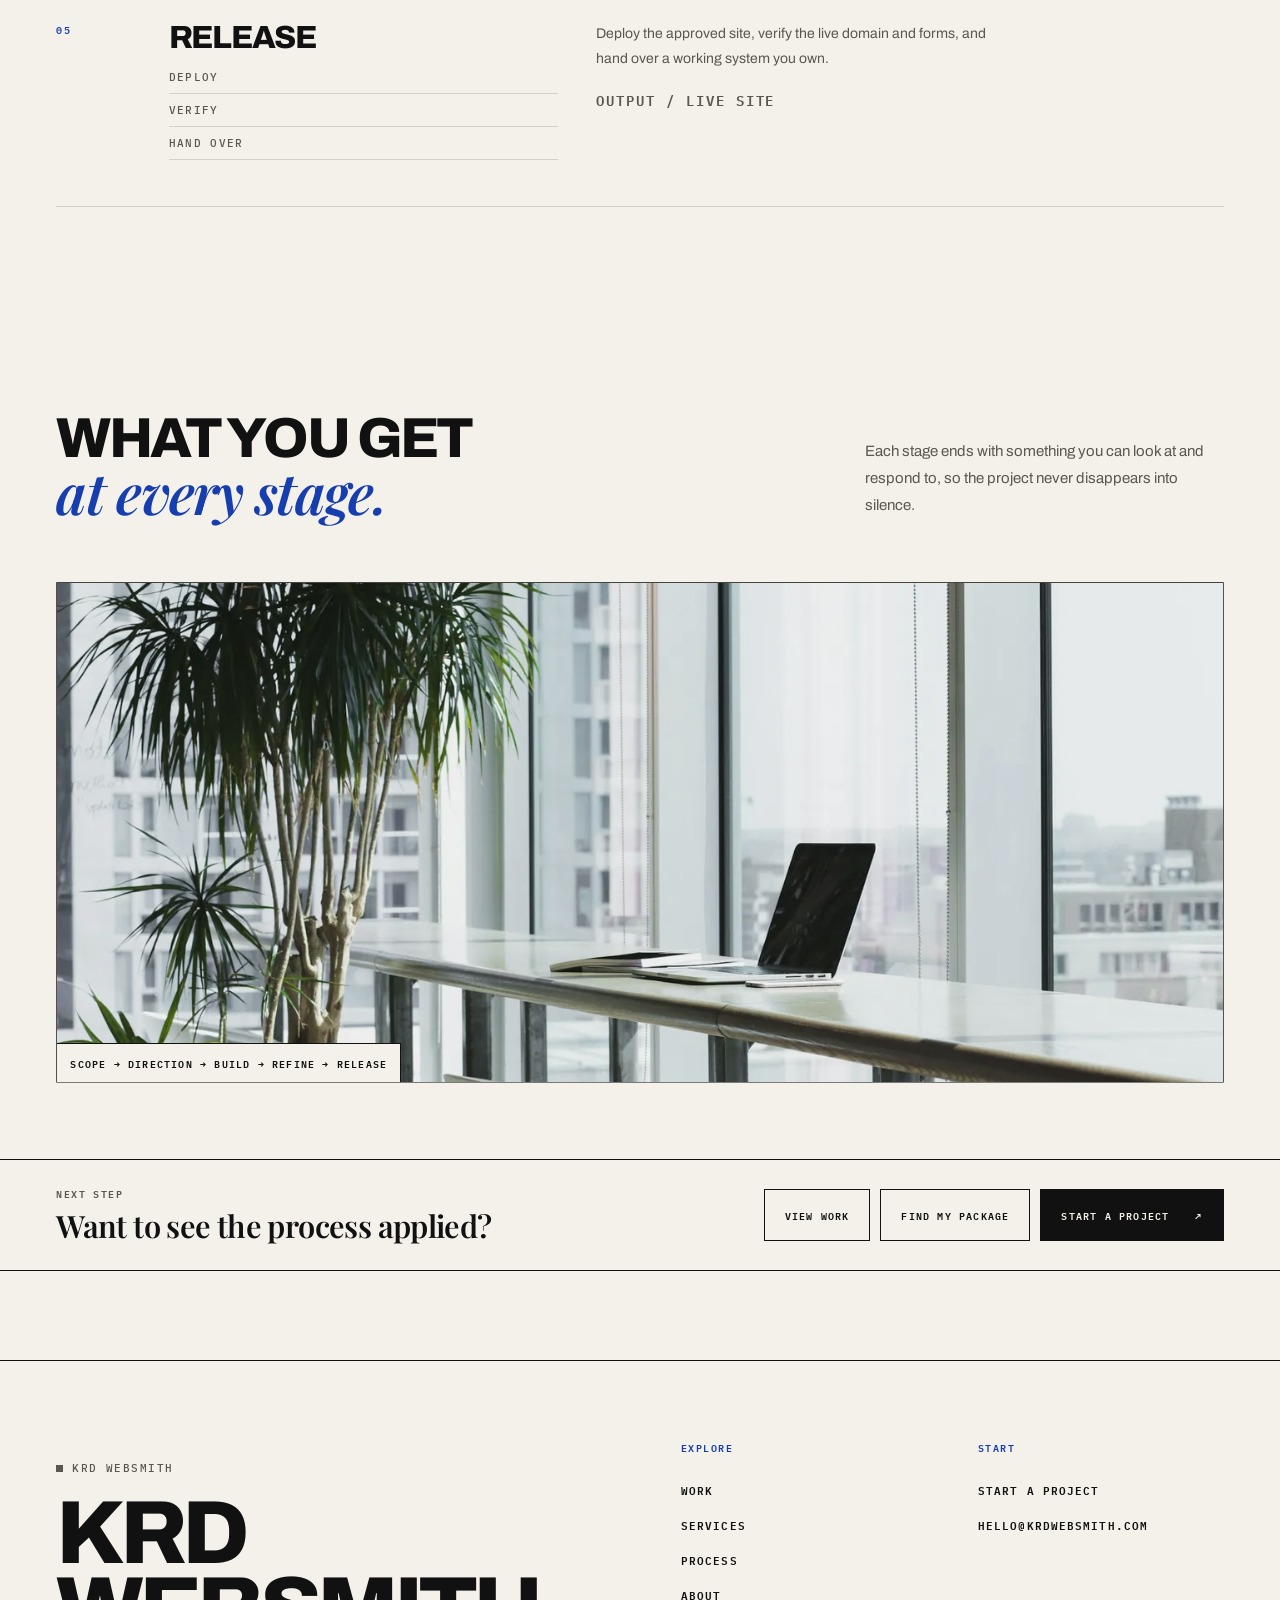
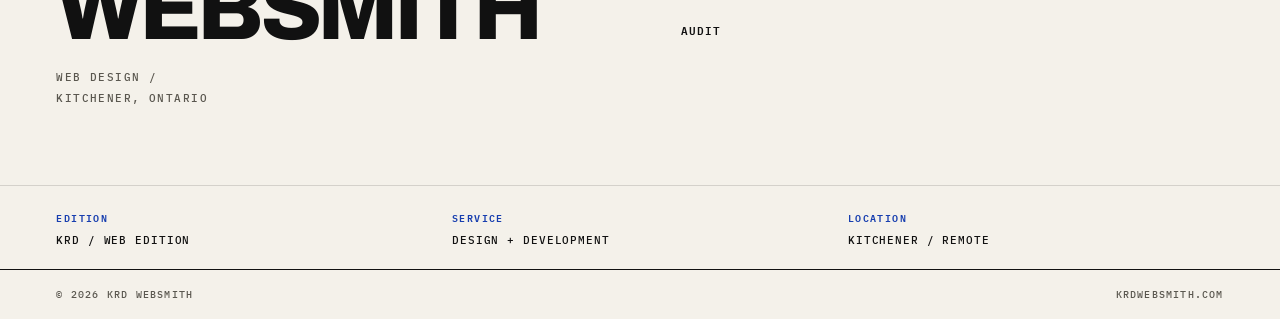
<file: process.html>
<!doctype html>
<html lang="en">
<head>
  <meta charset="utf-8">
  <meta name="viewport" content="width=device-width,initial-scale=1">
  <title>Process — KRD Websmith</title>
  <meta name="description" content="How a KRD Websmith project runs: understand, direction, build, refine, release. Clear stages, clear deliverables, no mystery.">
  <link rel="canonical" href="https://krdwebsmith.com/process.html">
  <meta name="theme-color" content="#F4F1EA">
  <meta name="author" content="KRD Websmith">

  <meta property="og:type" content="website">
  <meta property="og:site_name" content="KRD Websmith">
  <meta property="og:title" content="Process — KRD Websmith">
  <meta property="og:description" content="How a KRD Websmith project runs: understand, direction, build, refine, release. Clear stages, clear deliverables, no mystery.">
  <meta property="og:url" content="https://krdwebsmith.com/process.html">
  <meta property="og:locale" content="en_CA">
  <meta name="twitter:card" content="summary_large_image">
  <meta name="twitter:title" content="Process — KRD Websmith">
  <meta name="twitter:description" content="How a KRD Websmith project runs: understand, direction, build, refine, release. Clear stages, clear deliverables, no mystery.">

  <link rel="icon" href="favicon.svg" type="image/svg+xml">
  <link rel="apple-touch-icon" href="favicon.svg">

  <link rel="preconnect" href="https://fonts.googleapis.com">
  <link rel="preconnect" href="https://fonts.gstatic.com" crossorigin>
  <link rel="preload" as="style" href="https://fonts.googleapis.com/css2?family=Archivo:wght@400;500;600;800&family=IBM+Plex+Mono:wght@500;600&family=Playfair+Display:ital,wght@0,600;1,600&display=swap">
  <link rel="stylesheet" href="https://fonts.googleapis.com/css2?family=Archivo:wght@400;500;600;800&family=IBM+Plex+Mono:wght@500;600&family=Playfair+Display:ital,wght@0,600;1,600&display=swap" media="print" onload="this.media='all'">
  <noscript><link rel="stylesheet" href="https://fonts.googleapis.com/css2?family=Archivo:wght@400;500;600;800&family=IBM+Plex+Mono:wght@500;600&family=Playfair+Display:ital,wght@0,600;1,600&display=swap"></noscript>
  <link rel="stylesheet" href="styles.css">
</head>
<body>
<a class="skip-link" href="#main">Skip to content</a>
<header id="siteHeader" class="site-header">
  <a class="brand" href="index.html" aria-label="KRD Websmith — home">
    <span class="brand-mark" aria-hidden="true">KRD</span>
    <span class="brand-copy"><strong>KRD Websmith</strong><small>Web design / development</small></span>
  </a>
  <nav class="desktop-nav" aria-label="Primary"><a href="work.html">Work</a><a href="services.html">Services</a><a href="process.html" class="active" aria-current="page">Process</a><a href="about.html">About</a><a href="audit.html">Audit</a></nav>
  <div class="header-action">
    <a class="header-cta" href="contact.html">Start a project <span aria-hidden="true">&#8599;</span></a>
    <button id="menuToggle" class="menu-toggle" type="button" aria-label="Open menu"
            aria-expanded="false" aria-controls="mobileMenu"><i></i><i></i></button>
  </div>
</header>

<div id="mobileMenu" class="mobile-menu">
  <nav aria-label="Mobile"><a href="work.html"><span>Work</span><small>01</small></a><a href="services.html"><span>Services</span><small>02</small></a><a href="process.html" aria-current="page"><span>Process</span><small>03</small></a><a href="about.html"><span>About</span><small>04</small></a><a href="audit.html"><span>Audit</span><small>05</small></a><a href="contact.html"><span>Contact</span><small>06</small></a></nav>
  <div class="mobile-menu-foot">
    <span>KRD / Web studio</span>
    <span>Kitchener / Ontario</span>
    <span>hello@krdwebsmith.com</span>
  </div>
</div>
<main id="main">
  <nav class="breadcrumbs shell" aria-label="Breadcrumb"><a href="index.html">Home</a><span aria-hidden="true">/</span><span aria-current="page">Process</span></nav>
  <section class="page-hero shell">
    <div class="page-hero-grid">
      <div>
        <p class="label">Process / Scope to launch</p>
        <h1 class="display">How the work<br><em>gets made.</em></h1>
      </div>
      <div class="page-hero-aside">
        <p class="body-copy">You should know what is happening, what I need from you, and what comes
          next. No mystery, no invented ceremony.</p>
        <div class="page-actions button-row">
          <a class="button dark" href="contact.html">Start a project <span aria-hidden="true">&#8599;</span></a>
          <a class="button" href="services.html">See services <span aria-hidden="true">&#8594;</span></a>
        </div>
      </div>
    </div>
  </section>

  <section class="section shell">
    <div class="section-index">
      <b>Documentation</b><span class="spacer" aria-hidden="true"></span><span>005 stages / Scope to launch</span>
    </div>
    <h2 class="sr-only">The five stages</h2>
    <div class="doc"><div class="doc-step reveal">
  <span class="num">01</span>
  <div>
    <h3>Understand</h3>
    <div class="doc-terms"><span>Business</span><span>Customer</span><span>Goal</span></div>
  </div>
  <div class="doc-body">
    <p>Define the business, audience, current site, required pages, and what the new website actually needs to accomplish.</p>
    <p class="meta">Output / scope + page list</p>
  </div>
</div><div class="doc-step reveal">
  <span class="num">02</span>
  <div>
    <h3>Direction</h3>
    <div class="doc-terms"><span>Structure</span><span>Type</span><span>Image</span><span>Interaction</span></div>
  </div>
  <div class="doc-body">
    <p>Establish typography, image language, page hierarchy, interaction style, and the customer journey before polishing screens.</p>
    <p class="meta">Output / design direction</p>
  </div>
</div><div class="doc-step reveal">
  <span class="num">03</span>
  <div>
    <h3>Build</h3>
    <div class="doc-terms"><span>Responsive</span><span>Accessible</span><span>Fast</span></div>
  </div>
  <div class="doc-body">
    <p>Code the approved direction for desktop, tablet and mobile with the required forms, content and interactions.</p>
    <p class="meta">Output / working website</p>
  </div>
</div><div class="doc-step reveal">
  <span class="num">04</span>
  <div>
    <h3>Refine</h3>
    <div class="doc-terms"><span>Test</span><span>Review</span><span>Adjust</span></div>
  </div>
  <div class="doc-body">
    <p>Test on real screen sizes, review the details, and complete the agreed revision rounds before anything ships.</p>
    <p class="meta">Output / revision rounds</p>
  </div>
</div><div class="doc-step reveal">
  <span class="num">05</span>
  <div>
    <h3>Release</h3>
    <div class="doc-terms"><span>Deploy</span><span>Verify</span><span>Hand over</span></div>
  </div>
  <div class="doc-body">
    <p>Deploy the approved site, verify the live domain and forms, and hand over a working system you own.</p>
    <p class="meta">Output / live site</p>
  </div>
</div></div>
  </section>

  <section class="section tight shell">
    <div class="section-head">
      <h2 class="display-sm reveal">What you get<br><em>at every stage.</em></h2>
      <p class="body-copy section-note reveal" data-delay="1">Each stage ends with something you can
        look at and respond to, so the project never disappears into silence.</p>
    </div>
    <div class="reveal mask">
      <div class="frame" style="aspect-ratio:21/9">
        <img src="assets/img/desk-1400.webp"
             srcset="assets/img/desk-800.webp 800w, assets/img/desk-1400.webp 1400w, assets/img/desk-2000.webp 2000w"
             sizes="(max-width:760px) 100vw, 1400px"
             alt="A working desk with a website design in progress"
             width="1400" height="933" loading="lazy" decoding="async">
        <span class="frame-tag">Scope &#8594; Direction &#8594; Build &#8594; Refine &#8594; Release</span>
      </div>
    </div>
  </section>

  <section class="next-step shell">
  <div>
    <p class="meta">Next step</p>
    <h3>Want to see the process applied?</h3>
  </div>
  <div class="button-row"><a class="button" href="work.html">View work</a><a class="button" href="services.html#recommender">Find my package</a><a class="button dark" href="contact.html">Start a project <span aria-hidden="true">&#8599;</span></a></div>
</section>
</main>
<footer class="site-footer">
  <div class="shell footer-main">
    <div class="footer-brand">
      <p class="label">KRD Websmith</p>
      <h2>KRD<br>Websmith</h2>
      <p>Web design /<br>Kitchener, Ontario</p>
    </div>
    <div class="footer-col">
      <span>Explore</span><a href="work.html">Work</a><a href="services.html">Services</a><a href="process.html">Process</a><a href="about.html">About</a><a href="audit.html">Audit</a>
    </div>
    <div class="footer-col">
      <span>Start</span>
      <a href="contact.html">Start a project</a>
      <a href="mailto:hello@krdwebsmith.com">hello@krdwebsmith.com</a>
    </div>
  </div>
  <div class="shell footer-tech">
    <div><span>Edition</span><strong>KRD / Web edition</strong></div>
    <div><span>Service</span><strong>Design + development</strong></div>
    <div><span>Location</span><strong>Kitchener / Remote</strong></div>
  </div>
  <div class="footer-bottom">
    <span>&copy; <span id="year">2026</span> KRD Websmith</span>
    <span>krdwebsmith.com</span>
  </div>
</footer>

<script src="script.js" defer></script>
</body>
</html>
</file>
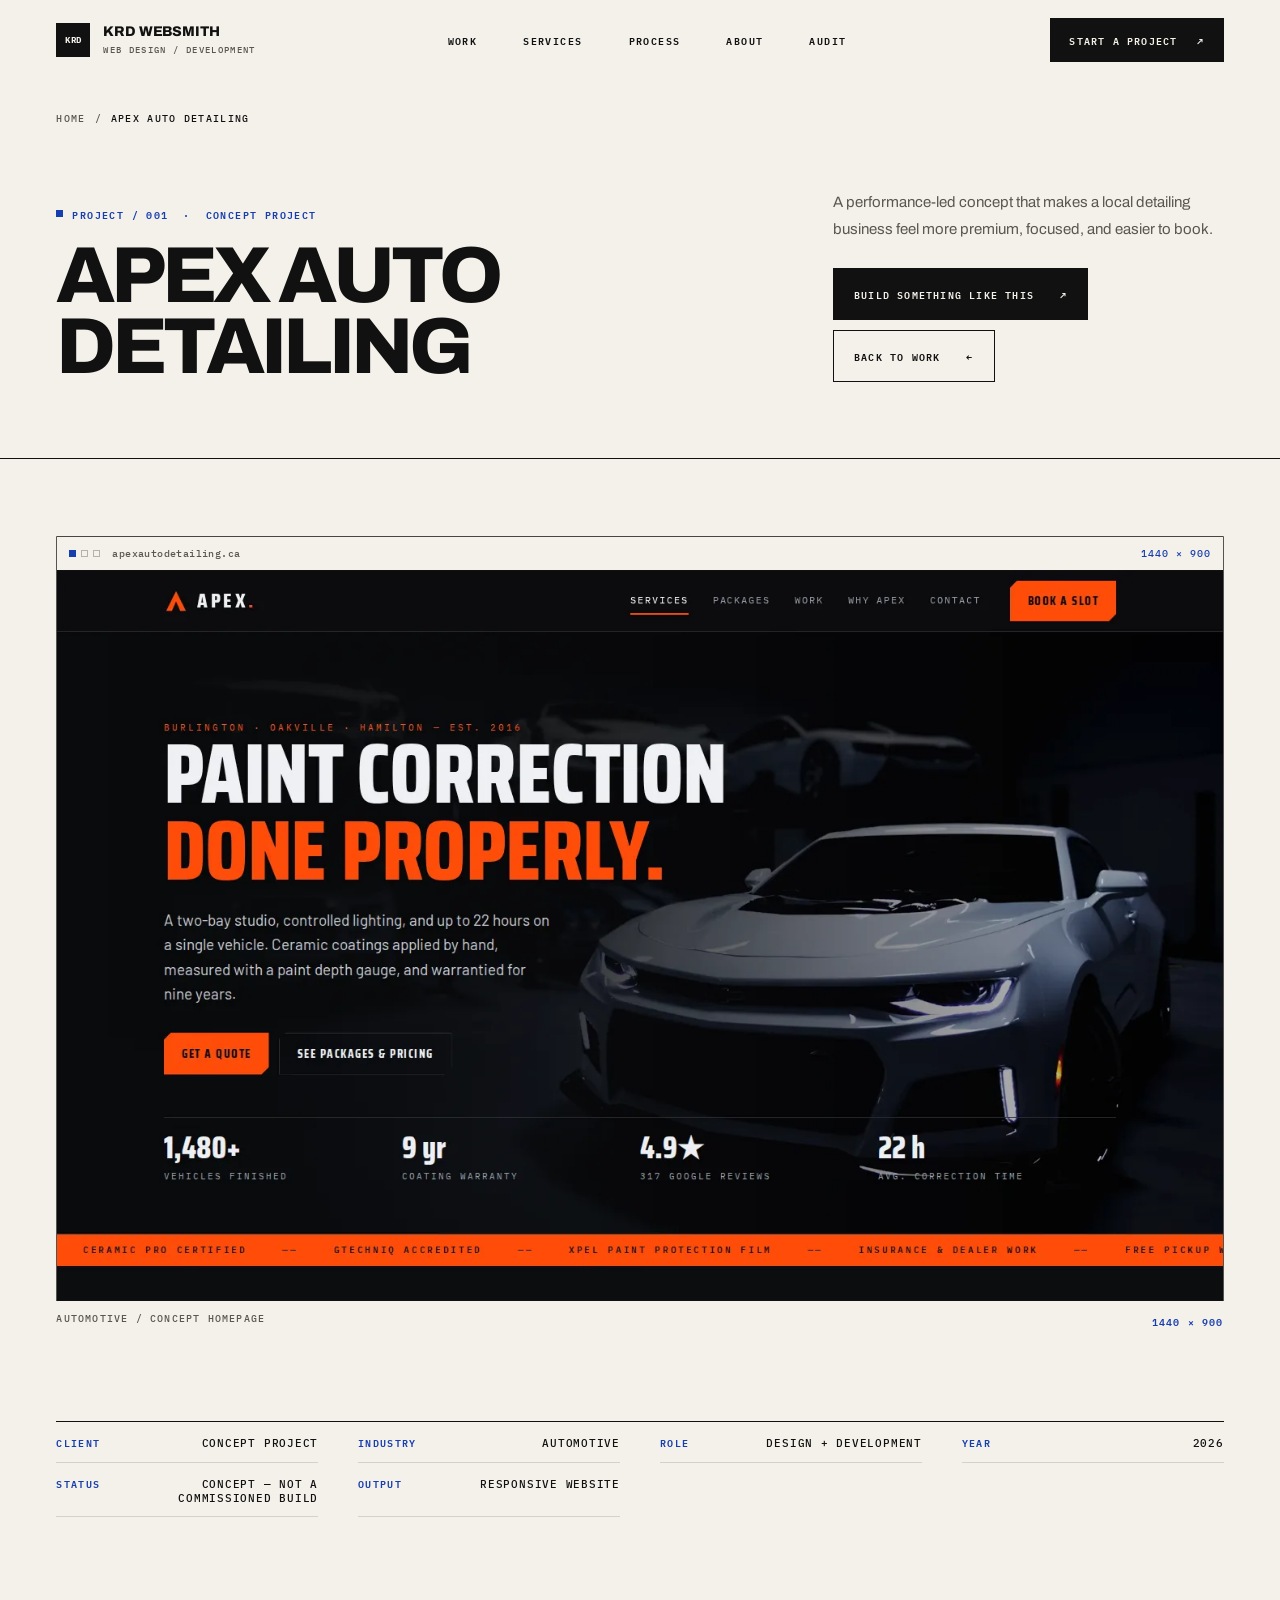
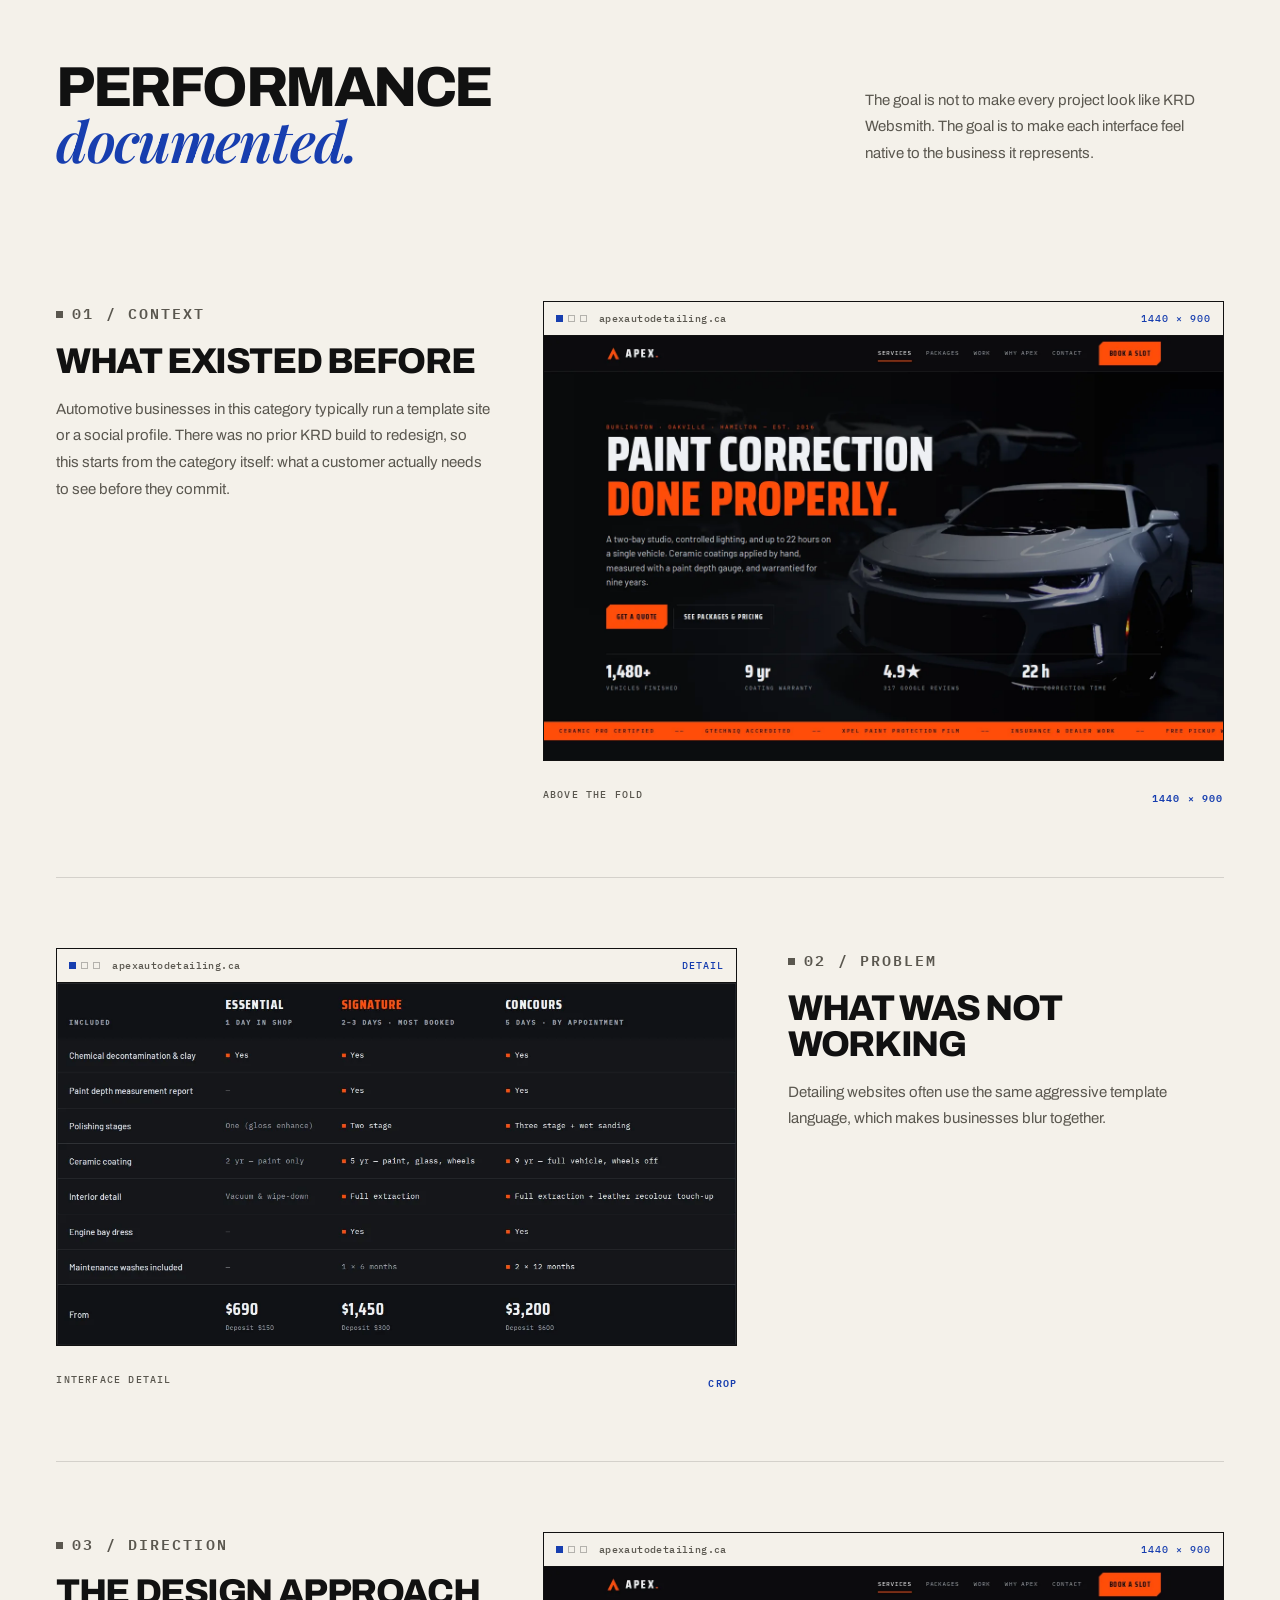
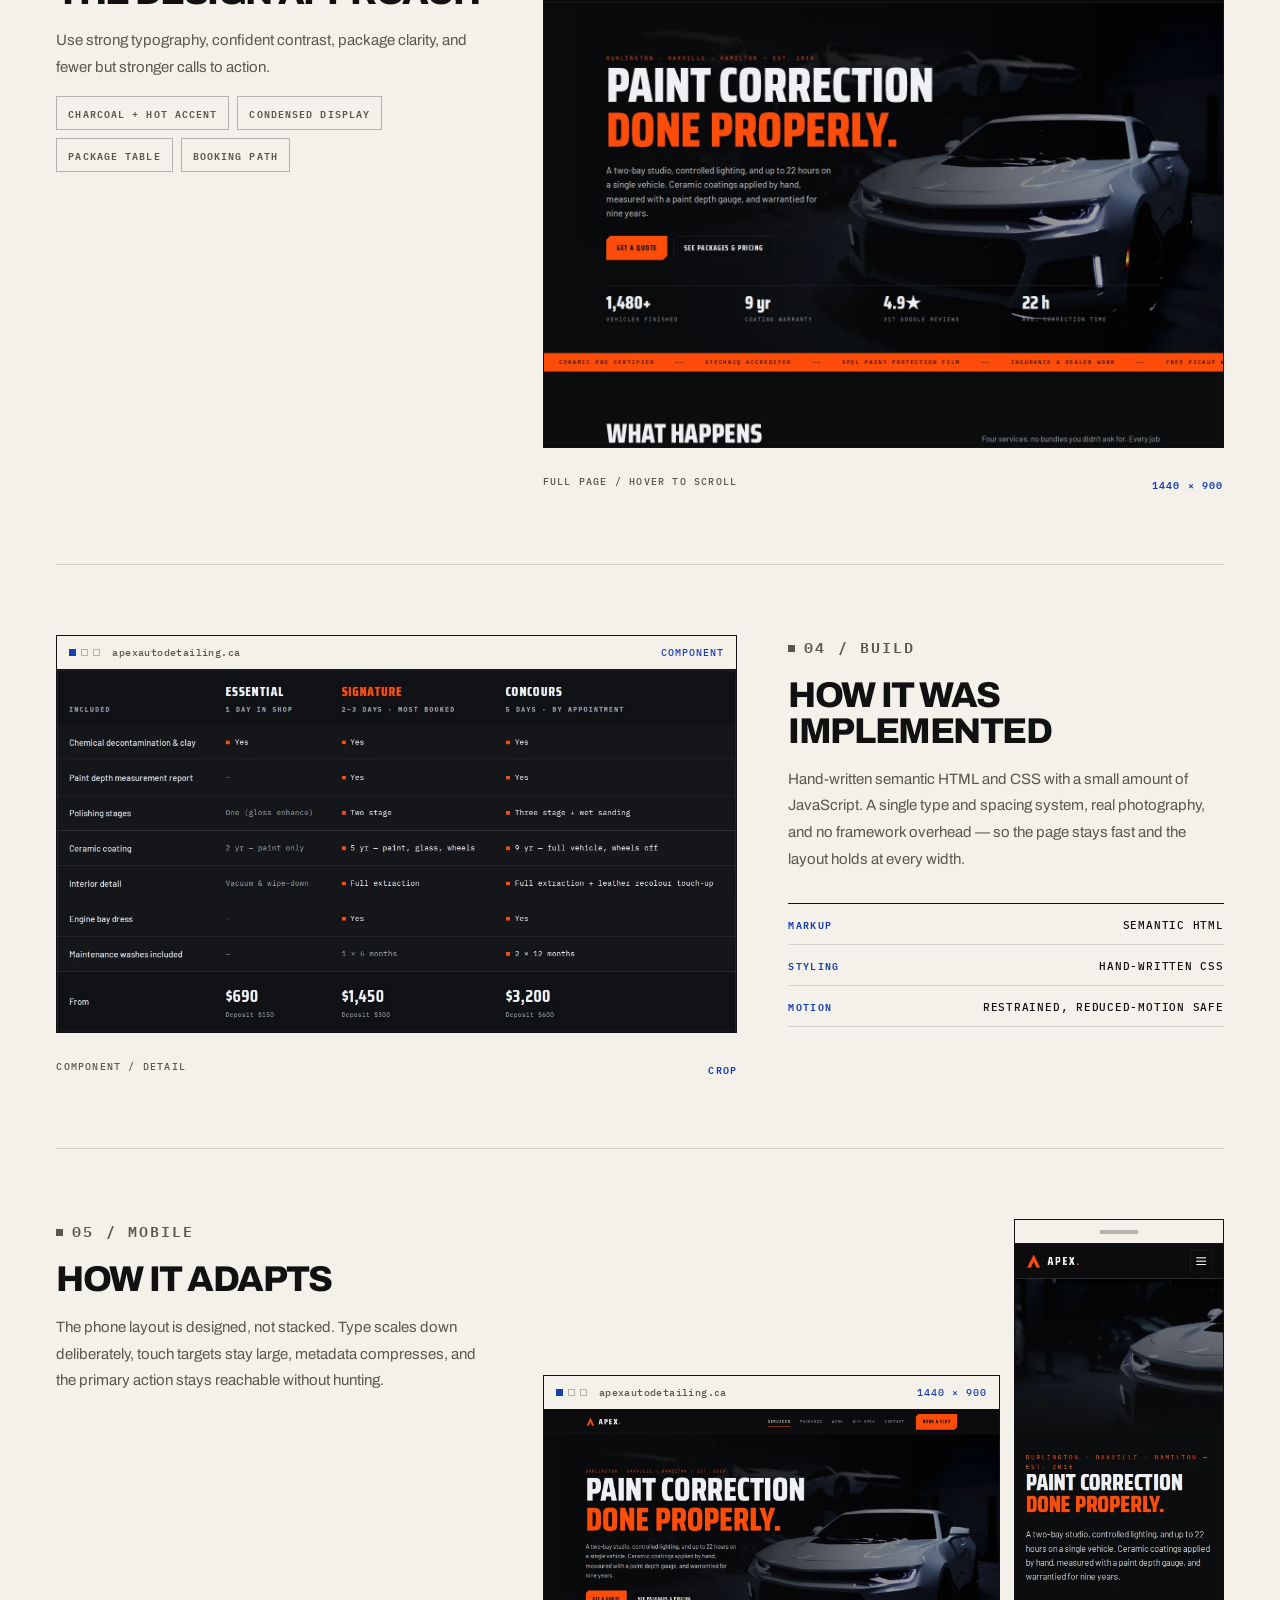
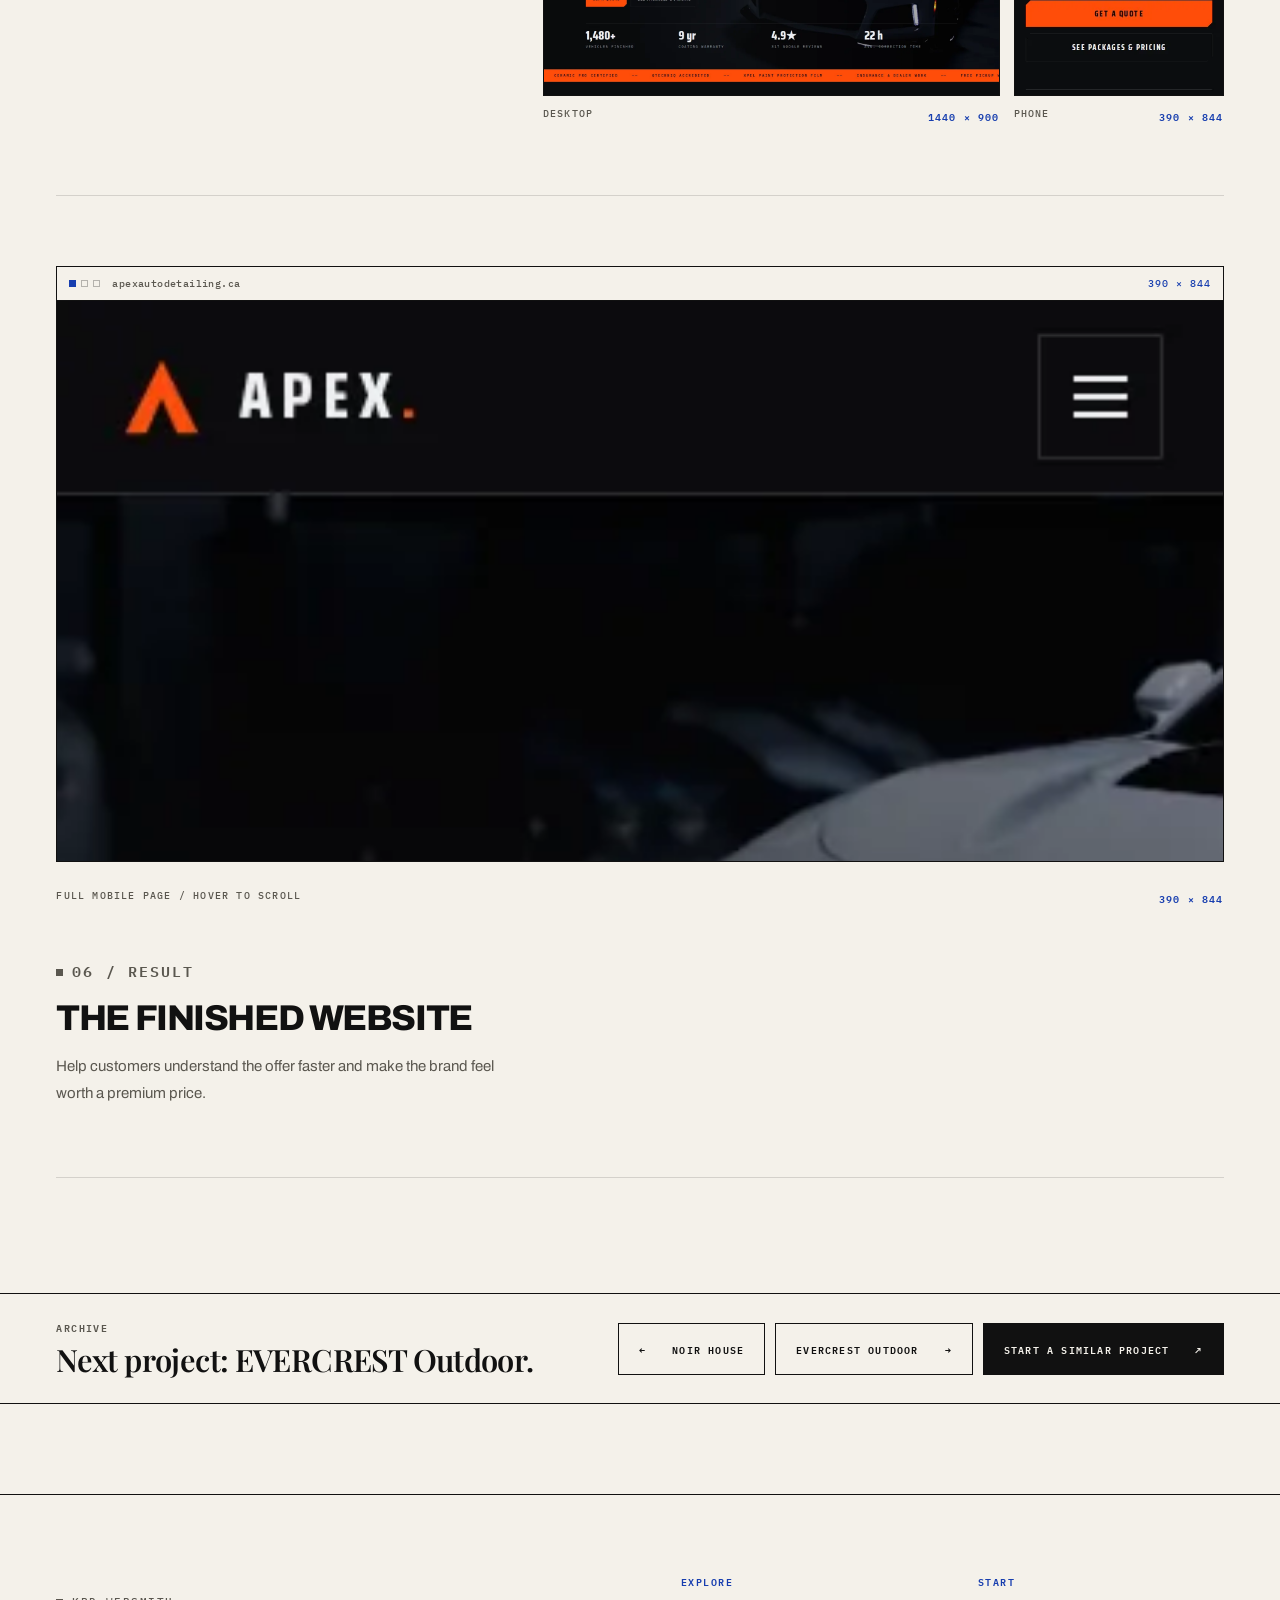
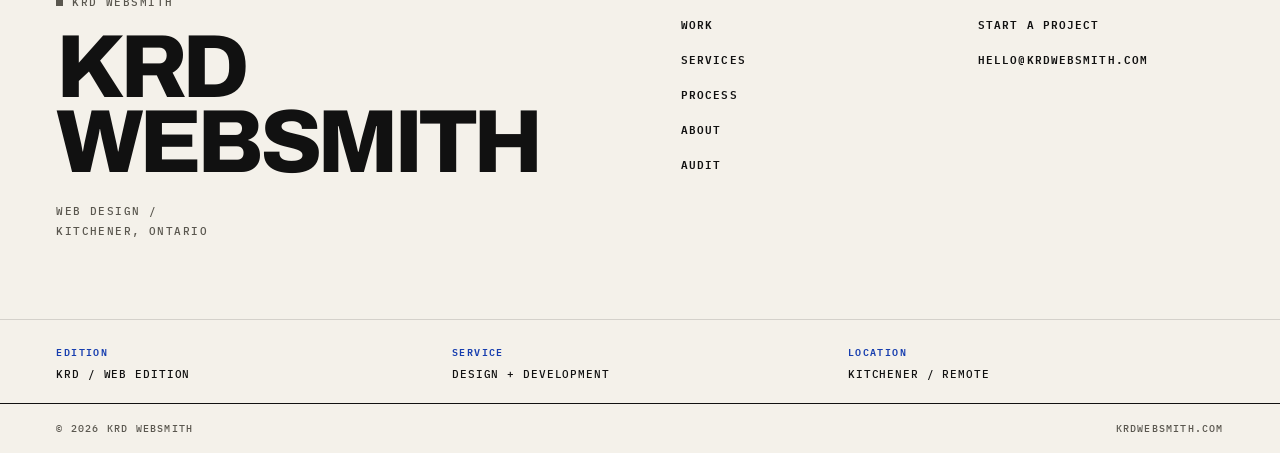
<file: project-apex.html>
<!doctype html>
<html lang="en">
<head>
  <meta charset="utf-8">
  <meta name="viewport" content="width=device-width,initial-scale=1">
  <title>APEX Auto Detailing — concept project by KRD Websmith</title>
  <meta name="description" content="A performance-led concept that makes a local detailing business feel more premium, focused, and easier to book. A concept website project by KRD Websmith, Kitchener, Ontario.">
  <link rel="canonical" href="https://krdwebsmith.com/project-apex.html">
  <meta name="theme-color" content="#F4F1EA">
  <meta name="author" content="KRD Websmith">

  <meta property="og:type" content="website">
  <meta property="og:site_name" content="KRD Websmith">
  <meta property="og:title" content="APEX Auto Detailing — concept project by KRD Websmith">
  <meta property="og:description" content="A performance-led concept that makes a local detailing business feel more premium, focused, and easier to book. A concept website project by KRD Websmith, Kitchener, Ontario.">
  <meta property="og:url" content="https://krdwebsmith.com/project-apex.html">
  <meta property="og:locale" content="en_CA">
  <meta name="twitter:card" content="summary_large_image">
  <meta name="twitter:title" content="APEX Auto Detailing — concept project by KRD Websmith">
  <meta name="twitter:description" content="A performance-led concept that makes a local detailing business feel more premium, focused, and easier to book. A concept website project by KRD Websmith, Kitchener, Ontario.">

  <link rel="icon" href="favicon.svg" type="image/svg+xml">
  <link rel="apple-touch-icon" href="favicon.svg">

  <link rel="preconnect" href="https://fonts.googleapis.com">
  <link rel="preconnect" href="https://fonts.gstatic.com" crossorigin>
  <link rel="preload" as="style" href="https://fonts.googleapis.com/css2?family=Archivo:wght@400;500;600;800&family=IBM+Plex+Mono:wght@500;600&family=Playfair+Display:ital,wght@0,600;1,600&display=swap">
  <link rel="stylesheet" href="https://fonts.googleapis.com/css2?family=Archivo:wght@400;500;600;800&family=IBM+Plex+Mono:wght@500;600&family=Playfair+Display:ital,wght@0,600;1,600&display=swap" media="print" onload="this.media='all'">
  <noscript><link rel="stylesheet" href="https://fonts.googleapis.com/css2?family=Archivo:wght@400;500;600;800&family=IBM+Plex+Mono:wght@500;600&family=Playfair+Display:ital,wght@0,600;1,600&display=swap"></noscript>
  <link rel="stylesheet" href="styles.css">
</head>
<body>
<a class="skip-link" href="#main">Skip to content</a>
<header id="siteHeader" class="site-header">
  <a class="brand" href="index.html" aria-label="KRD Websmith — home">
    <span class="brand-mark" aria-hidden="true">KRD</span>
    <span class="brand-copy"><strong>KRD Websmith</strong><small>Web design / development</small></span>
  </a>
  <nav class="desktop-nav" aria-label="Primary"><a href="work.html">Work</a><a href="services.html">Services</a><a href="process.html">Process</a><a href="about.html">About</a><a href="audit.html">Audit</a></nav>
  <div class="header-action">
    <a class="header-cta" href="contact.html">Start a project <span aria-hidden="true">&#8599;</span></a>
    <button id="menuToggle" class="menu-toggle" type="button" aria-label="Open menu"
            aria-expanded="false" aria-controls="mobileMenu"><i></i><i></i></button>
  </div>
</header>

<div id="mobileMenu" class="mobile-menu">
  <nav aria-label="Mobile"><a href="work.html"><span>Work</span><small>01</small></a><a href="services.html"><span>Services</span><small>02</small></a><a href="process.html"><span>Process</span><small>03</small></a><a href="about.html"><span>About</span><small>04</small></a><a href="audit.html"><span>Audit</span><small>05</small></a><a href="contact.html"><span>Contact</span><small>06</small></a></nav>
  <div class="mobile-menu-foot">
    <span>KRD / Web studio</span>
    <span>Kitchener / Ontario</span>
    <span>hello@krdwebsmith.com</span>
  </div>
</div>
<main id="main">
  <nav class="breadcrumbs shell" aria-label="Breadcrumb"><a href="index.html">Home</a><span aria-hidden="true">/</span><span aria-current="page">APEX Auto Detailing</span></nav>
  <section class="page-hero shell">
    <div class="page-hero-grid">
      <div>
        <p class="label">Project / 001 &nbsp;·&nbsp; Concept project</p>
        <h1 class="display">APEX Auto Detailing</h1>
      </div>
      <div class="page-hero-aside">
        <p class="body-copy">A performance-led concept that makes a local detailing business feel more premium, focused, and easier to book.</p>
        <div class="page-actions button-row">
          <a class="button dark" href="contact.html?project=APEX%20Auto%20Detailing">Build something like this <span aria-hidden="true">&#8599;</span></a>
          <a class="button" href="work.html">Back to work <span aria-hidden="true">&#8592;</span></a>
        </div>
      </div>
    </div>
  </section>

  <section class="section tight shell">
    <div class="reveal mask">
      <div class="browser ">
  <div class="browser-bar">
    <span class="browser-dots" aria-hidden="true"><i></i><i></i><i></i></span>
    <span class="browser-url">apexautodetailing.ca</span>
    <span class="browser-dim">1440 × 900</span>
  </div>
  <img class="browser-shot" src="assets/shots/apex-desktop.webp" alt="APEX Auto Detailing concept homepage" width="1440" height="900" decoding="async">
</div>
      <p class="shot-caption"><span>Automotive / concept homepage</span><b>1440 × 900</b></p>
    </div>
  </section>

  <section class="shell">
    <dl class="metalist" style="grid-template-columns:repeat(auto-fit,minmax(210px,1fr));gap:0 40px">
      <div><dt>Client</dt><dd>Concept project</dd></div>
      <div><dt>Industry</dt><dd>Automotive</dd></div>
      <div><dt>Role</dt><dd>Design + development</dd></div>
      <div><dt>Year</dt><dd>2026</dd></div>
      <div><dt>Status</dt><dd>Concept &mdash; not a commissioned build</dd></div>
      <div><dt>Output</dt><dd>Responsive website</dd></div>
    </dl>
  </section>

  <section class="section shell">
    <div class="section-head">
      <h2 class="display-sm reveal">Performance<br><em>documented.</em></h2>
      <p class="body-copy section-note reveal" data-delay="1">The goal is not to make every project
        look like KRD Websmith. The goal is to make each interface feel native to the business it
        represents.</p>
    </div>

    <div class="doc" style="border-top:0">
      <article class="case-chapter">
        <div class="case-text reveal">
          <p class="label">01 / Context</p>
          <h2>What existed before</h2>
          <p>Automotive businesses in this category typically run a template site or a social
            profile. There was no prior KRD build to redesign, so this starts from the category
            itself: what a customer actually needs to see before they commit.</p>
        </div>
        <div class="case-visual reveal" data-delay="1">
          <div class="browser ">
  <div class="browser-bar">
    <span class="browser-dots" aria-hidden="true"><i></i><i></i><i></i></span>
    <span class="browser-url">apexautodetailing.ca</span>
    <span class="browser-dim">1440 × 900</span>
  </div>
  <img class="browser-shot" src="assets/shots/apex-desktop.webp" alt="APEX Auto Detailing concept homepage above the fold" width="1440" height="900" loading="lazy" decoding="async">
</div>
          <p class="shot-caption"><span>Above the fold</span><b>1440 × 900</b></p>
        </div>
      </article>

      <article class="case-chapter">
        <div class="case-text reveal">
          <p class="label">02 / Problem</p>
          <h2>What was not working</h2>
          <p>Detailing websites often use the same aggressive template language, which makes businesses blur together.</p>
        </div>
        <div class="case-visual reveal" data-delay="1">
          <div class="browser ">
  <div class="browser-bar">
    <span class="browser-dots" aria-hidden="true"><i></i><i></i><i></i></span>
    <span class="browser-url">apexautodetailing.ca</span>
    <span class="browser-dim">Detail</span>
  </div>
  <img class="browser-shot" src="assets/shots/apex-detail.webp" alt="Interface detail from the APEX Auto Detailing concept" width="1176" height="626" loading="lazy" decoding="async">
</div>
          <p class="shot-caption"><span>Interface detail</span><b>Crop</b></p>
        </div>
      </article>

      <article class="case-chapter">
        <div class="case-text reveal">
          <p class="label">03 / Direction</p>
          <h2>The design approach</h2>
          <p>Use strong typography, confident contrast, package clarity, and fewer but stronger calls to action.</p>
          <div class="archive-tags"><span>Charcoal + hot accent</span><span>Condensed display</span><span>Package table</span><span>Booking path</span></div>
        </div>
        <div class="case-visual reveal" data-delay="1">
          <div class="browser scrolls" style="--vh:480px">
  <div class="browser-bar">
    <span class="browser-dots" aria-hidden="true"><i></i><i></i><i></i></span>
    <span class="browser-url">apexautodetailing.ca</span>
    <span class="browser-dim">1440 × 900</span>
  </div>
  <div class="browser-viewport" style="--vh:480px"><img class="browser-shot" src="assets/shots/apex-desktop-full.webp" alt="APEX Auto Detailing concept, full page" width="1440" height="6274" loading="lazy" decoding="async"></div>
</div>
          <p class="shot-caption"><span>Full page / hover to scroll</span><b>1440 × 900</b></p>
        </div>
      </article>

      <article class="case-chapter">
        <div class="case-text reveal">
          <p class="label">04 / Build</p>
          <h2>How it was implemented</h2>
          <p>Hand-written semantic HTML and CSS with a small amount of JavaScript. A single type and
            spacing system, real photography, and no framework overhead — so the page stays fast and
            the layout holds at every width.</p>
          <dl class="metalist">
            <div><dt>Markup</dt><dd>Semantic HTML</dd></div>
            <div><dt>Styling</dt><dd>Hand-written CSS</dd></div>
            <div><dt>Motion</dt><dd>Restrained, reduced-motion safe</dd></div>
          </dl>
        </div>
        <div class="case-visual reveal" data-delay="1">
          <div class="browser ">
  <div class="browser-bar">
    <span class="browser-dots" aria-hidden="true"><i></i><i></i><i></i></span>
    <span class="browser-url">apexautodetailing.ca</span>
    <span class="browser-dim">Component</span>
  </div>
  <img class="browser-shot" src="assets/shots/apex-detail.webp" alt="Component detail from the APEX Auto Detailing concept" width="1176" height="626" loading="lazy" decoding="async">
</div>
          <p class="shot-caption"><span>Component / detail</span><b>Crop</b></p>
        </div>
      </article>

      <article class="case-chapter">
        <div class="case-text reveal">
          <p class="label">05 / Mobile</p>
          <h2>How it adapts</h2>
          <p>The phone layout is designed, not stacked. Type scales down deliberately, touch targets
            stay large, metadata compresses, and the primary action stays reachable without hunting.</p>
        </div>
        <div class="case-visual reveal" data-delay="1">
          <div class="responsive-pair">
            <div>
              <div class="browser ">
  <div class="browser-bar">
    <span class="browser-dots" aria-hidden="true"><i></i><i></i><i></i></span>
    <span class="browser-url">apexautodetailing.ca</span>
    <span class="browser-dim">1440 × 900</span>
  </div>
  <img class="browser-shot" src="assets/shots/apex-desktop.webp" alt="APEX Auto Detailing concept on desktop" width="1440" height="900" loading="lazy" decoding="async">
</div>
              <p class="shot-caption"><span>Desktop</span><b>1440 × 900</b></p>
            </div>
            <div>
              <div class="device">
  <div class="device-bar" aria-hidden="true"><span></span></div>
  <img class="device-shot" src="assets/shots/apex-mobile.webp" alt="APEX Auto Detailing concept on a phone" width="390" height="844" loading="lazy" decoding="async">
</div>
              <p class="shot-caption"><span>Phone</span><b>390 × 844</b></p>
            </div>
          </div>
        </div>
      </article>

      <article class="case-chapter full">
        <div class="case-text reveal" style="position:static">
          <p class="label">06 / Result</p>
          <h2>The finished website</h2>
          <p class="measure">Help customers understand the offer faster and make the brand feel worth a premium price.</p>
        </div>
        <div class="case-visual reveal" data-delay="1">
          <div class="browser scrolls" style="--vh:560px">
  <div class="browser-bar">
    <span class="browser-dots" aria-hidden="true"><i></i><i></i><i></i></span>
    <span class="browser-url">apexautodetailing.ca</span>
    <span class="browser-dim">390 × 844</span>
  </div>
  <div class="browser-viewport" style="--vh:560px"><img class="browser-shot" src="assets/shots/apex-mobile-full.webp" alt="APEX Auto Detailing concept full mobile page" width="390" height="10232" loading="lazy" decoding="async"></div>
</div>
          <p class="shot-caption"><span>Full mobile page / hover to scroll</span><b>390 × 844</b></p>
        </div>
      </article>
    </div>
  </section>

  <section class="next-step shell">
  <div>
    <p class="meta">Archive</p>
    <h3>Next project: EVERCREST Outdoor.</h3>
  </div>
  <div class="button-row"><a class="button" href="project-noir.html"><span aria-hidden="true">&#8592;</span> NOIR HOUSE</a><a class="button" href="project-evercrest.html">EVERCREST Outdoor <span aria-hidden="true">&#8594;</span></a><a class="button dark" href="contact.html?project=APEX%20Auto%20Detailing">Start a similar project <span aria-hidden="true">&#8599;</span></a></div>
</section>
</main>
<footer class="site-footer">
  <div class="shell footer-main">
    <div class="footer-brand">
      <p class="label">KRD Websmith</p>
      <h2>KRD<br>Websmith</h2>
      <p>Web design /<br>Kitchener, Ontario</p>
    </div>
    <div class="footer-col">
      <span>Explore</span><a href="work.html">Work</a><a href="services.html">Services</a><a href="process.html">Process</a><a href="about.html">About</a><a href="audit.html">Audit</a>
    </div>
    <div class="footer-col">
      <span>Start</span>
      <a href="contact.html">Start a project</a>
      <a href="mailto:hello@krdwebsmith.com">hello@krdwebsmith.com</a>
    </div>
  </div>
  <div class="shell footer-tech">
    <div><span>Edition</span><strong>KRD / Web edition</strong></div>
    <div><span>Service</span><strong>Design + development</strong></div>
    <div><span>Location</span><strong>Kitchener / Remote</strong></div>
  </div>
  <div class="footer-bottom">
    <span>&copy; <span id="year">2026</span> KRD Websmith</span>
    <span>krdwebsmith.com</span>
  </div>
</footer>

<script src="script.js" defer></script>
</body>
</html>
</file>
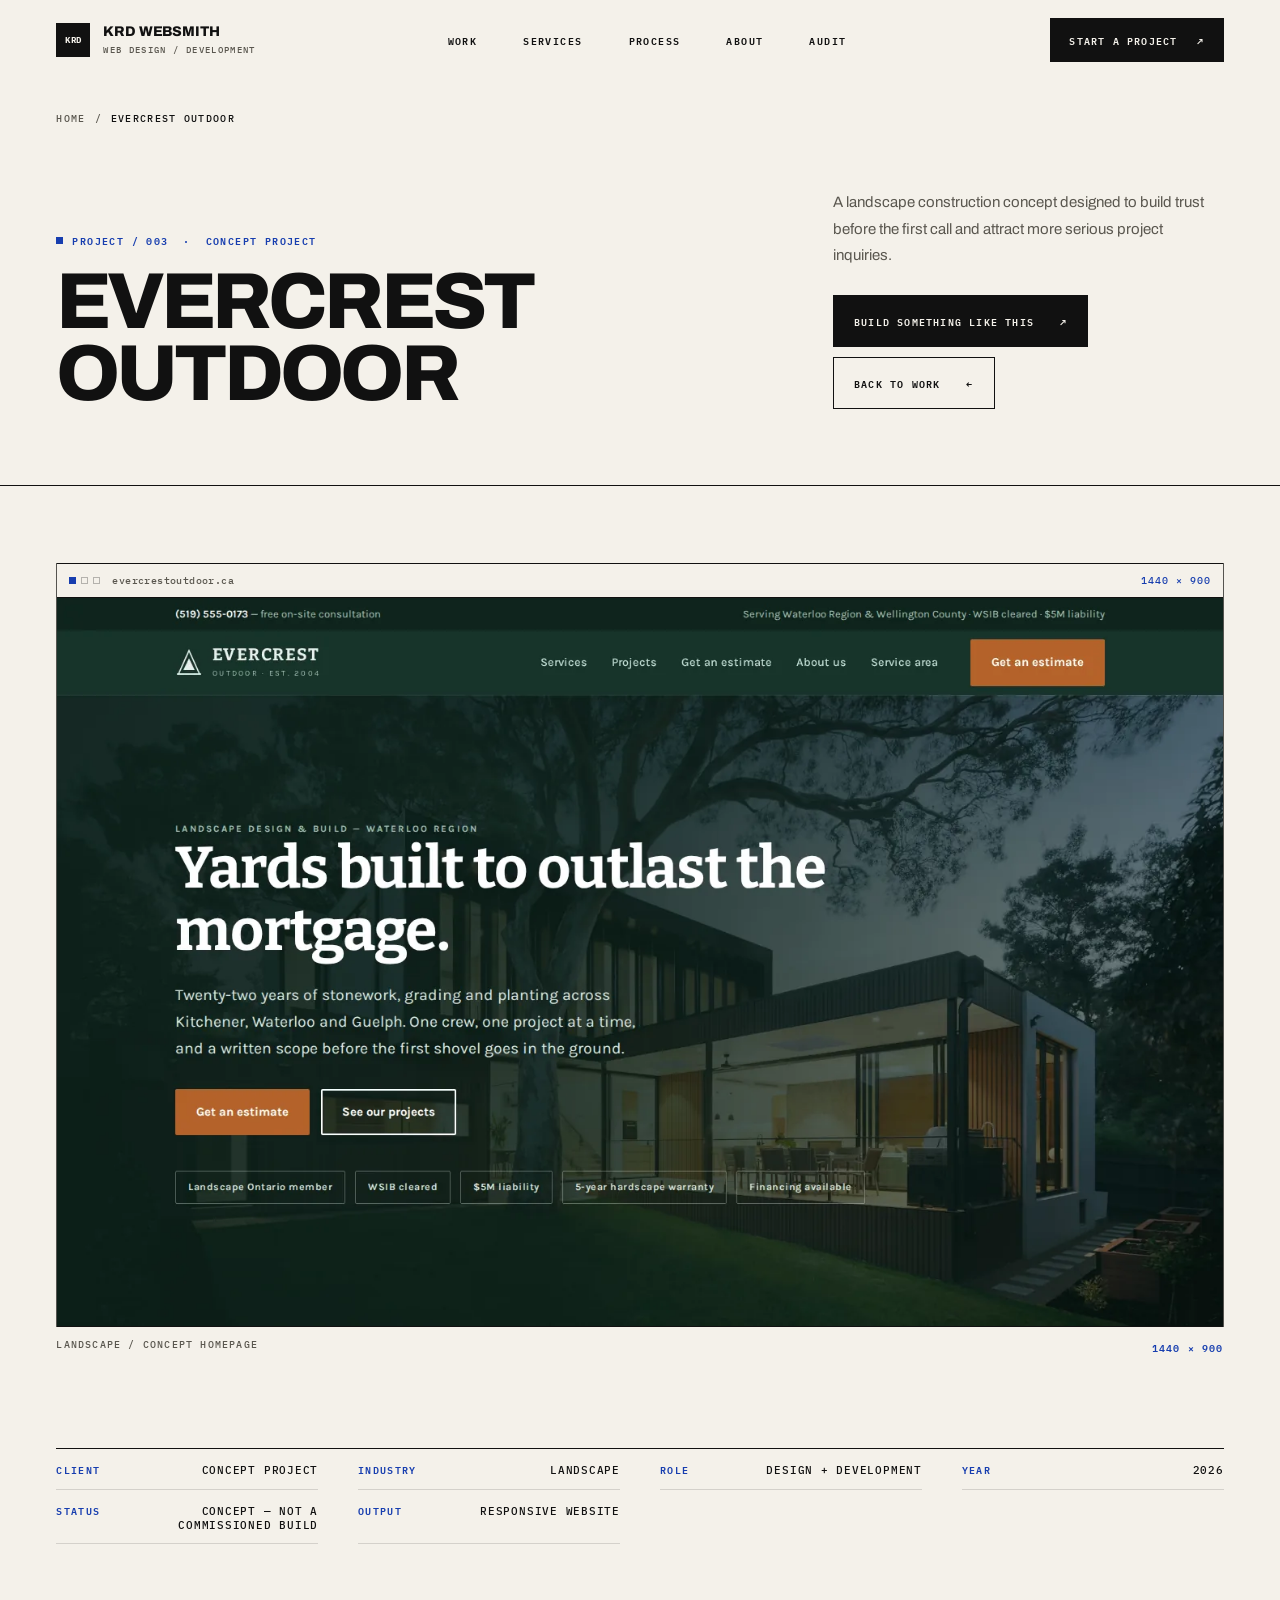
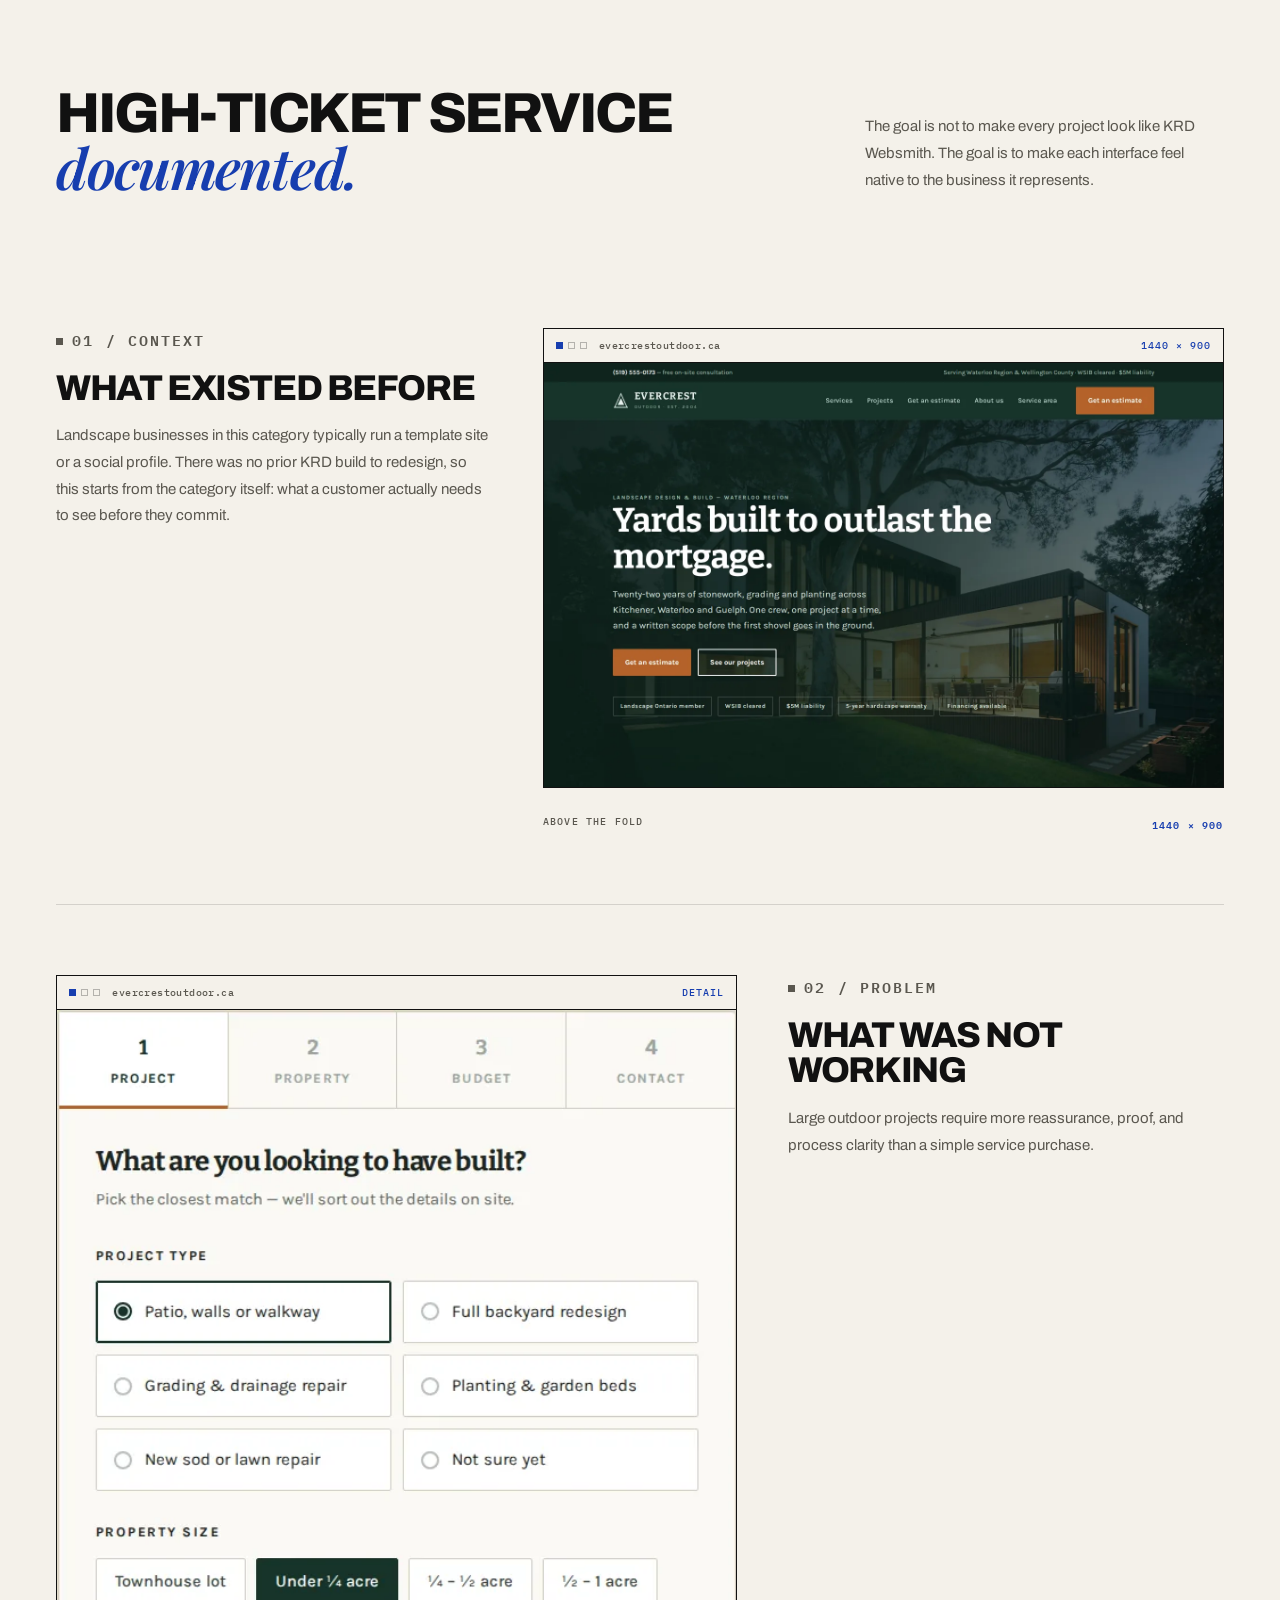
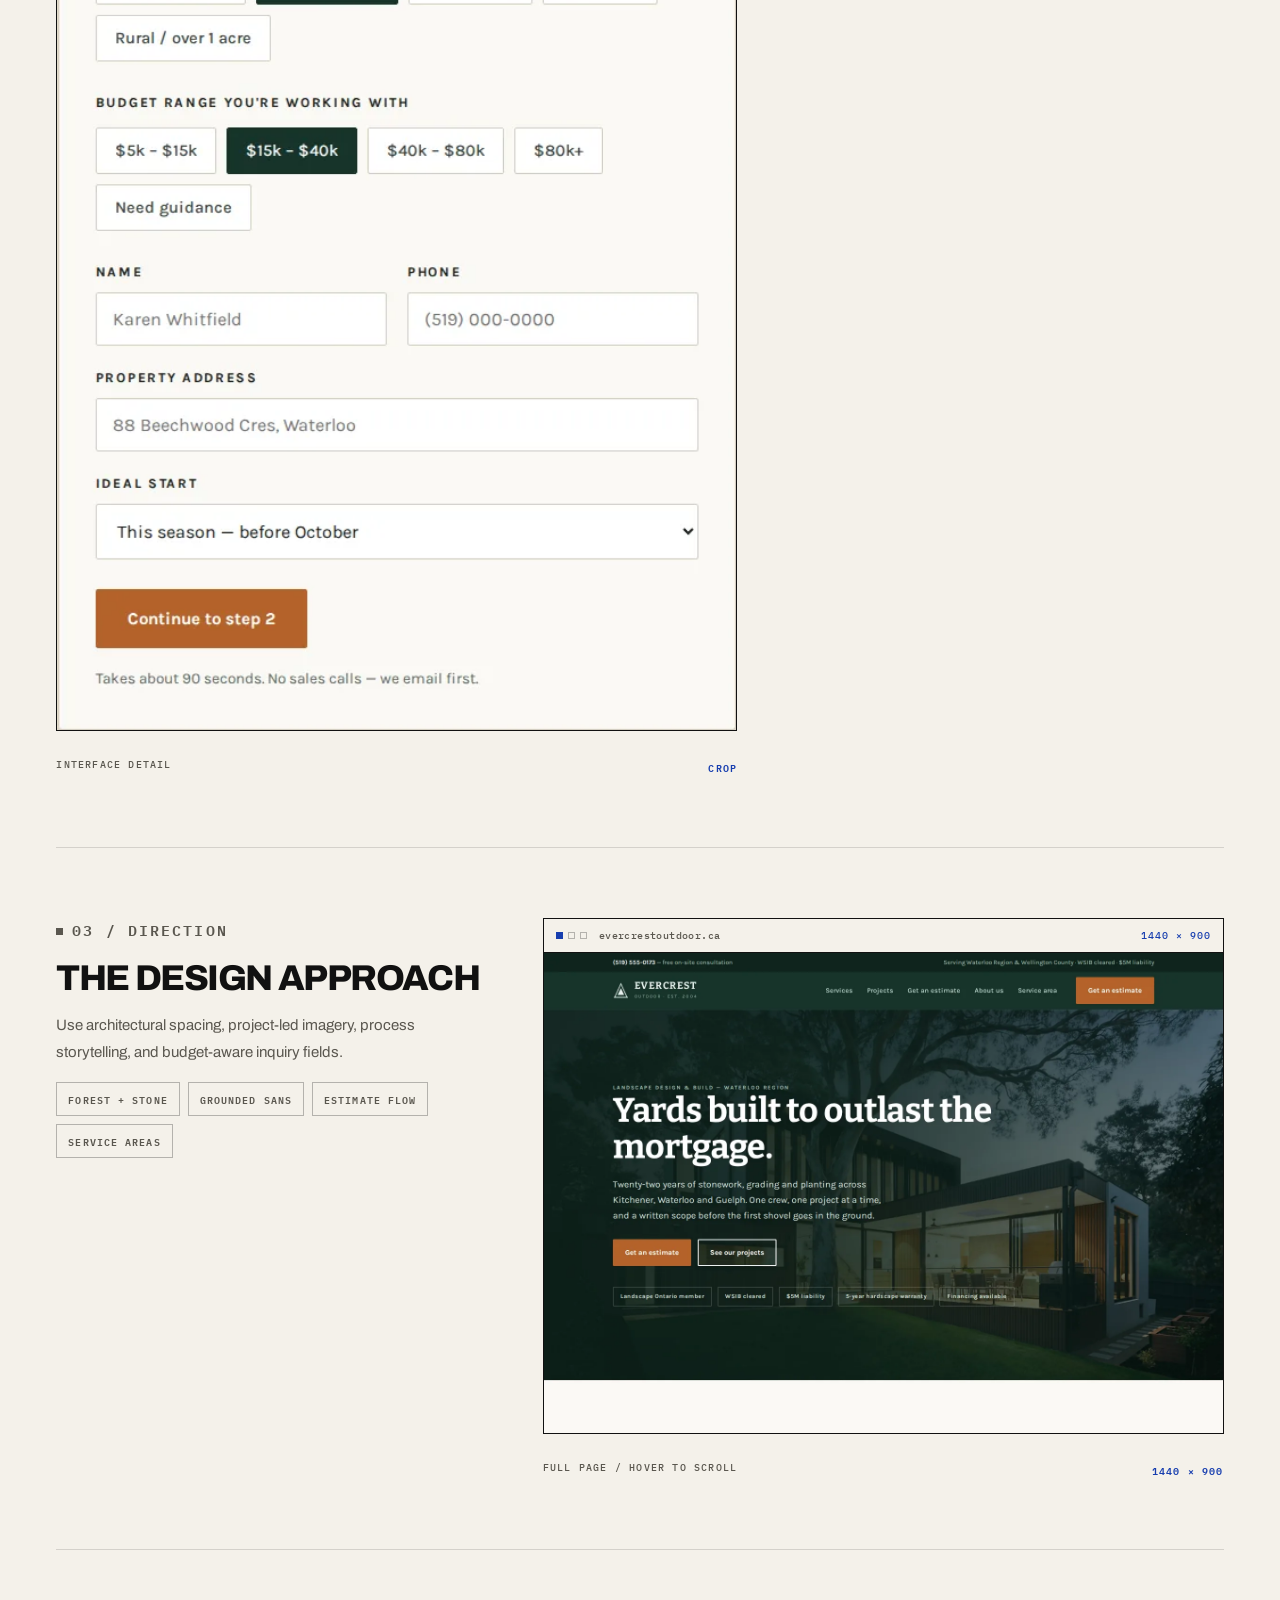
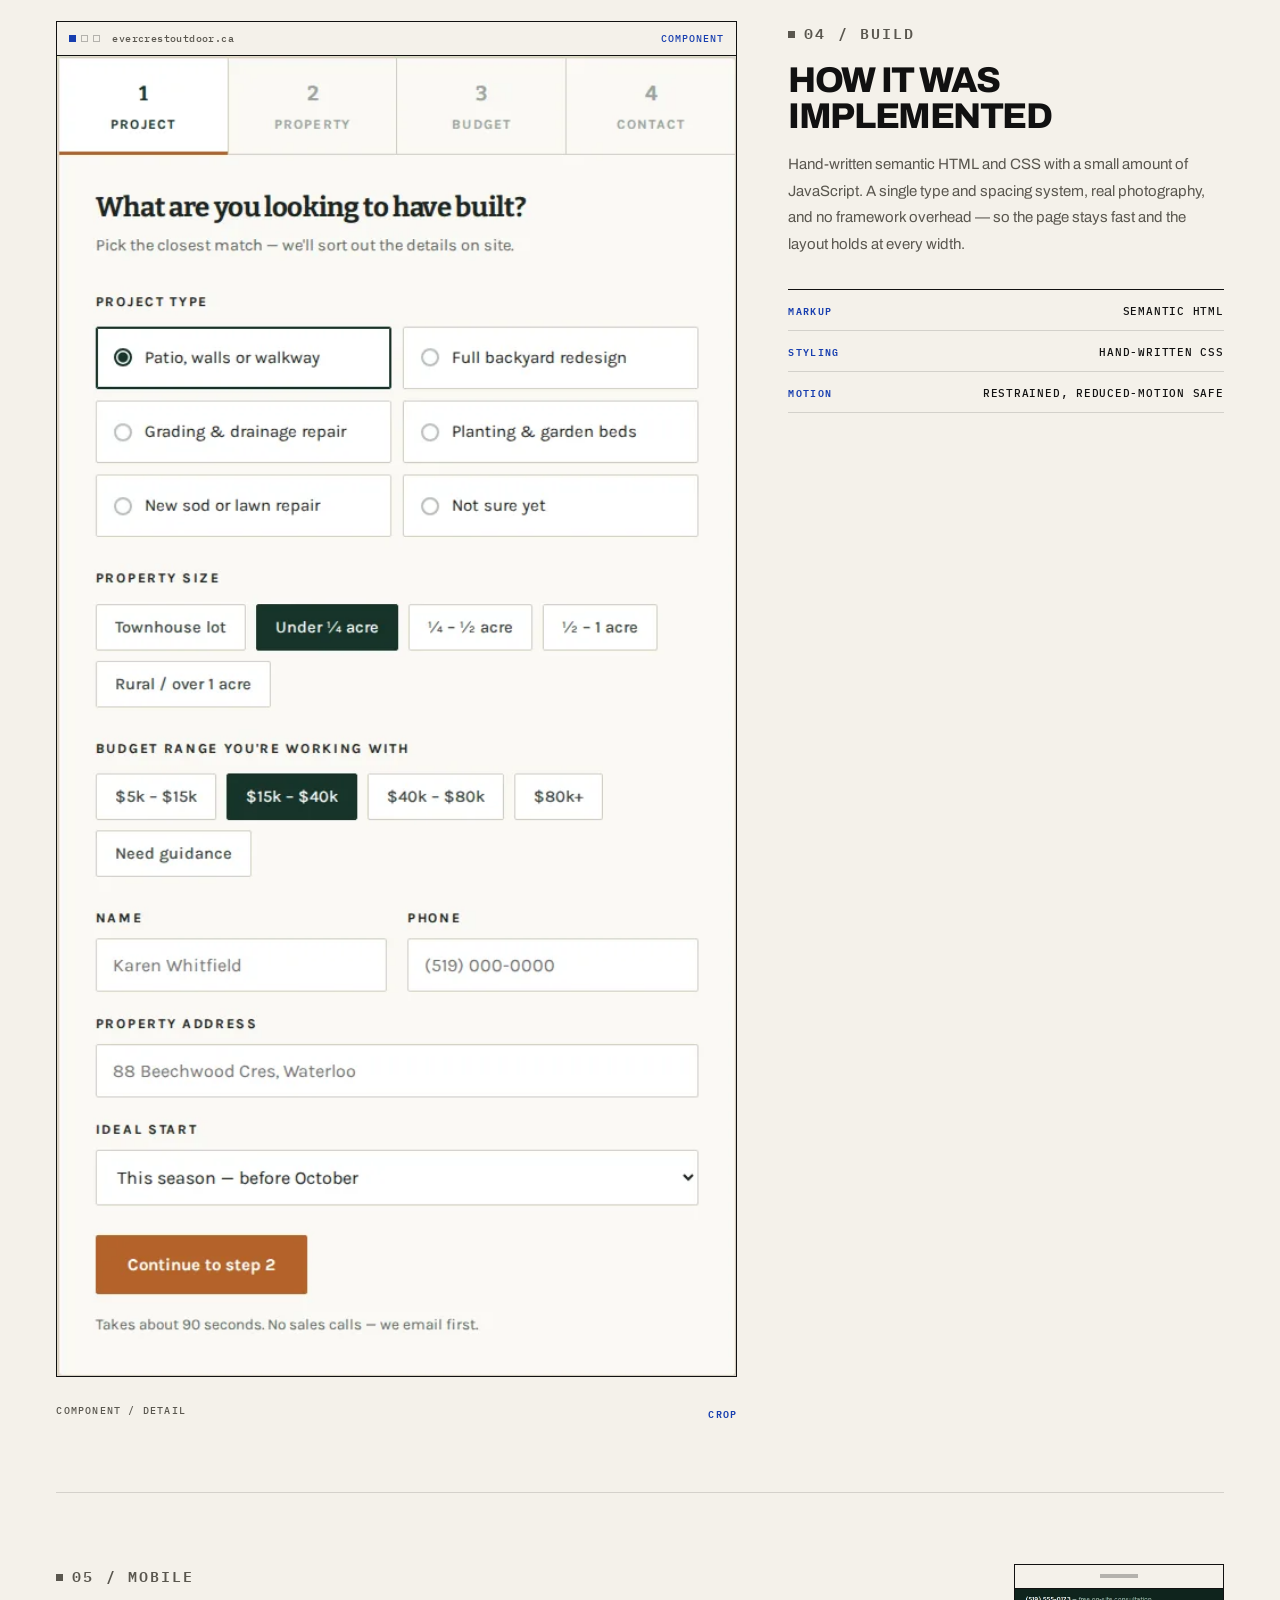
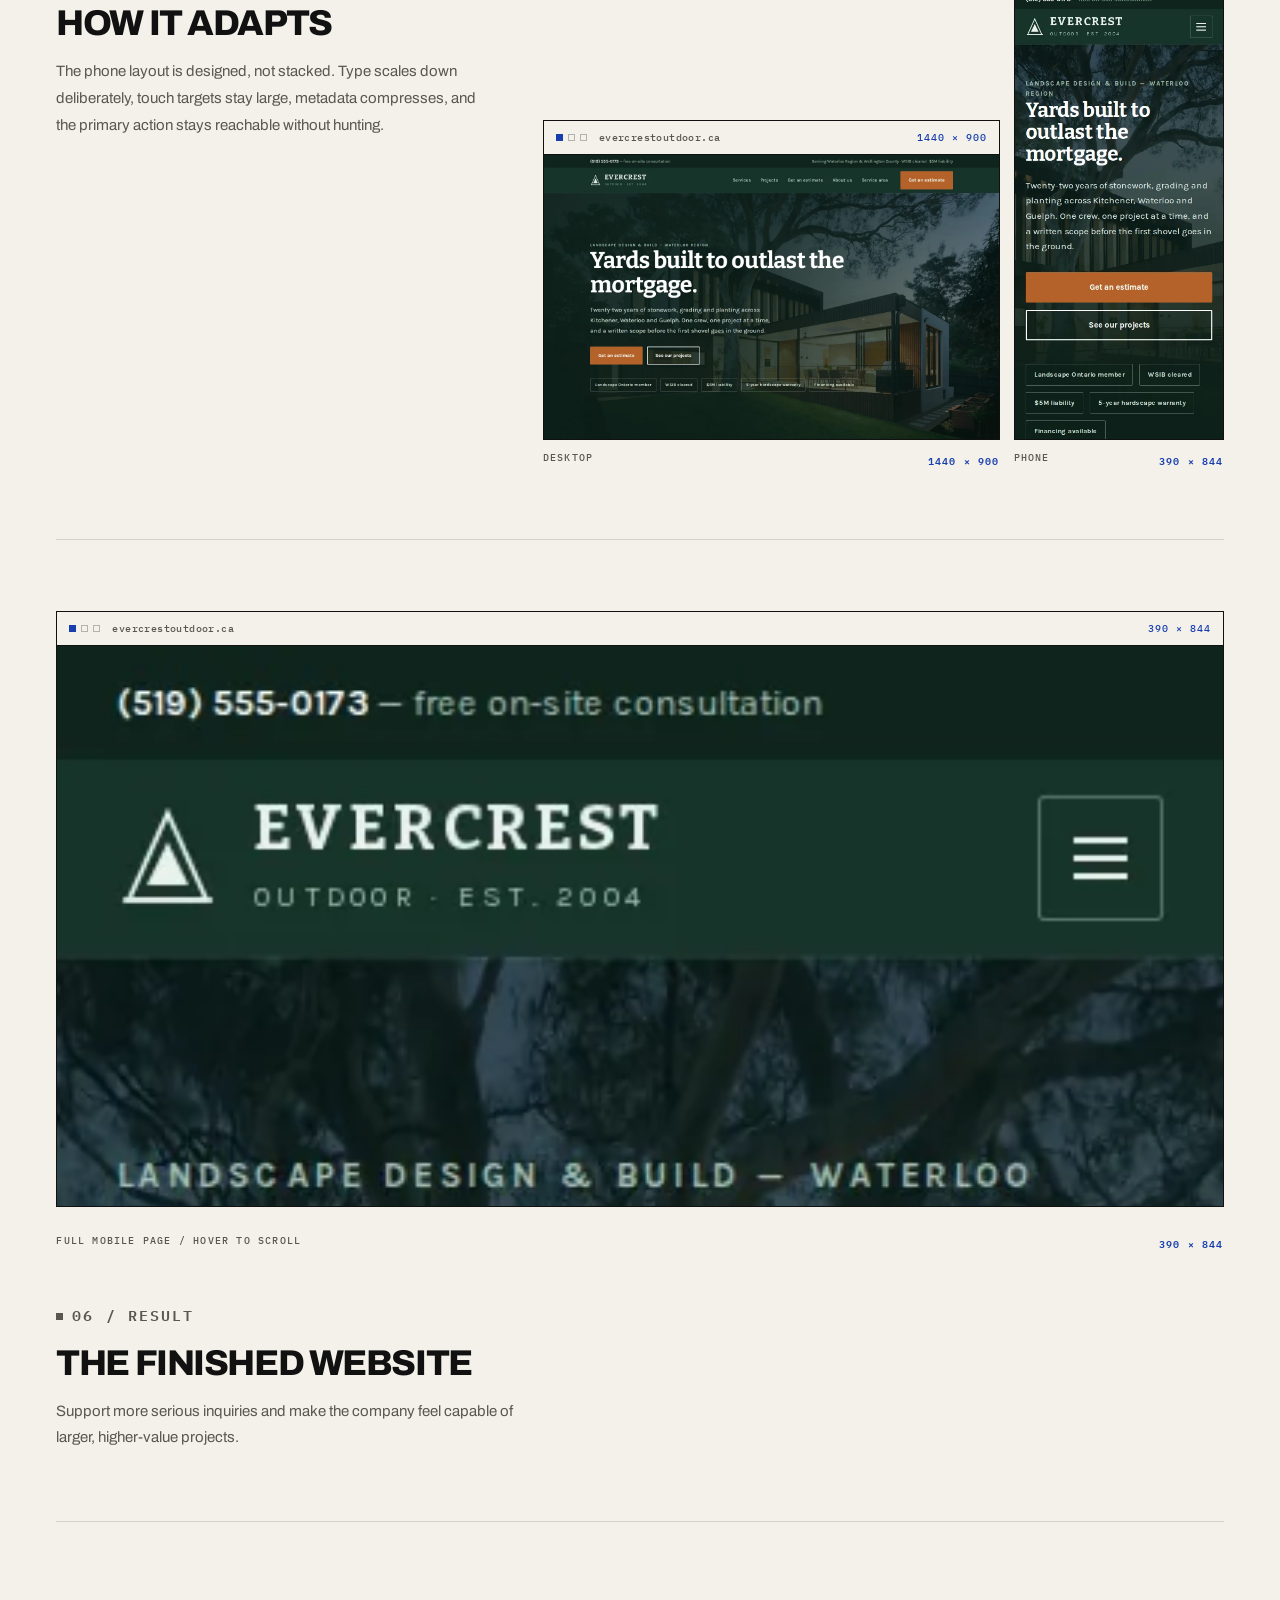
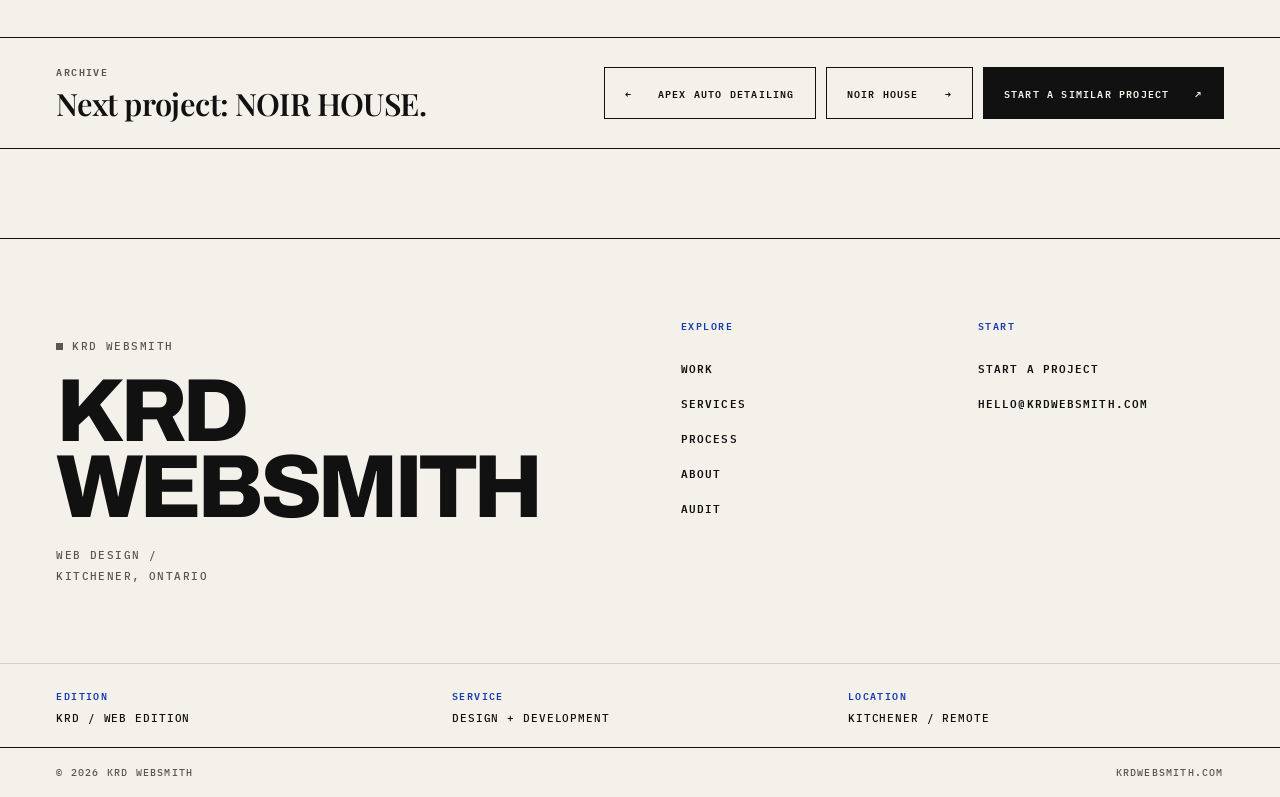
<file: project-evercrest.html>
<!doctype html>
<html lang="en">
<head>
  <meta charset="utf-8">
  <meta name="viewport" content="width=device-width,initial-scale=1">
  <title>EVERCREST Outdoor — concept project by KRD Websmith</title>
  <meta name="description" content="A landscape construction concept designed to build trust before the first call and attract more serious project inquiries. A concept website project by KRD Websmith, Kitchener, Ontario.">
  <link rel="canonical" href="https://krdwebsmith.com/project-evercrest.html">
  <meta name="theme-color" content="#F4F1EA">
  <meta name="author" content="KRD Websmith">

  <meta property="og:type" content="website">
  <meta property="og:site_name" content="KRD Websmith">
  <meta property="og:title" content="EVERCREST Outdoor — concept project by KRD Websmith">
  <meta property="og:description" content="A landscape construction concept designed to build trust before the first call and attract more serious project inquiries. A concept website project by KRD Websmith, Kitchener, Ontario.">
  <meta property="og:url" content="https://krdwebsmith.com/project-evercrest.html">
  <meta property="og:locale" content="en_CA">
  <meta name="twitter:card" content="summary_large_image">
  <meta name="twitter:title" content="EVERCREST Outdoor — concept project by KRD Websmith">
  <meta name="twitter:description" content="A landscape construction concept designed to build trust before the first call and attract more serious project inquiries. A concept website project by KRD Websmith, Kitchener, Ontario.">

  <link rel="icon" href="favicon.svg" type="image/svg+xml">
  <link rel="apple-touch-icon" href="favicon.svg">

  <link rel="preconnect" href="https://fonts.googleapis.com">
  <link rel="preconnect" href="https://fonts.gstatic.com" crossorigin>
  <link rel="preload" as="style" href="https://fonts.googleapis.com/css2?family=Archivo:wght@400;500;600;800&family=IBM+Plex+Mono:wght@500;600&family=Playfair+Display:ital,wght@0,600;1,600&display=swap">
  <link rel="stylesheet" href="https://fonts.googleapis.com/css2?family=Archivo:wght@400;500;600;800&family=IBM+Plex+Mono:wght@500;600&family=Playfair+Display:ital,wght@0,600;1,600&display=swap" media="print" onload="this.media='all'">
  <noscript><link rel="stylesheet" href="https://fonts.googleapis.com/css2?family=Archivo:wght@400;500;600;800&family=IBM+Plex+Mono:wght@500;600&family=Playfair+Display:ital,wght@0,600;1,600&display=swap"></noscript>
  <link rel="stylesheet" href="styles.css">
</head>
<body>
<a class="skip-link" href="#main">Skip to content</a>
<header id="siteHeader" class="site-header">
  <a class="brand" href="index.html" aria-label="KRD Websmith — home">
    <span class="brand-mark" aria-hidden="true">KRD</span>
    <span class="brand-copy"><strong>KRD Websmith</strong><small>Web design / development</small></span>
  </a>
  <nav class="desktop-nav" aria-label="Primary"><a href="work.html">Work</a><a href="services.html">Services</a><a href="process.html">Process</a><a href="about.html">About</a><a href="audit.html">Audit</a></nav>
  <div class="header-action">
    <a class="header-cta" href="contact.html">Start a project <span aria-hidden="true">&#8599;</span></a>
    <button id="menuToggle" class="menu-toggle" type="button" aria-label="Open menu"
            aria-expanded="false" aria-controls="mobileMenu"><i></i><i></i></button>
  </div>
</header>

<div id="mobileMenu" class="mobile-menu">
  <nav aria-label="Mobile"><a href="work.html"><span>Work</span><small>01</small></a><a href="services.html"><span>Services</span><small>02</small></a><a href="process.html"><span>Process</span><small>03</small></a><a href="about.html"><span>About</span><small>04</small></a><a href="audit.html"><span>Audit</span><small>05</small></a><a href="contact.html"><span>Contact</span><small>06</small></a></nav>
  <div class="mobile-menu-foot">
    <span>KRD / Web studio</span>
    <span>Kitchener / Ontario</span>
    <span>hello@krdwebsmith.com</span>
  </div>
</div>
<main id="main">
  <nav class="breadcrumbs shell" aria-label="Breadcrumb"><a href="index.html">Home</a><span aria-hidden="true">/</span><span aria-current="page">EVERCREST Outdoor</span></nav>
  <section class="page-hero shell">
    <div class="page-hero-grid">
      <div>
        <p class="label">Project / 003 &nbsp;·&nbsp; Concept project</p>
        <h1 class="display">EVERCREST Outdoor</h1>
      </div>
      <div class="page-hero-aside">
        <p class="body-copy">A landscape construction concept designed to build trust before the first call and attract more serious project inquiries.</p>
        <div class="page-actions button-row">
          <a class="button dark" href="contact.html?project=EVERCREST%20Outdoor">Build something like this <span aria-hidden="true">&#8599;</span></a>
          <a class="button" href="work.html">Back to work <span aria-hidden="true">&#8592;</span></a>
        </div>
      </div>
    </div>
  </section>

  <section class="section tight shell">
    <div class="reveal mask">
      <div class="browser ">
  <div class="browser-bar">
    <span class="browser-dots" aria-hidden="true"><i></i><i></i><i></i></span>
    <span class="browser-url">evercrestoutdoor.ca</span>
    <span class="browser-dim">1440 × 900</span>
  </div>
  <img class="browser-shot" src="assets/shots/evercrest-desktop.webp" alt="EVERCREST Outdoor concept homepage" width="1440" height="900" decoding="async">
</div>
      <p class="shot-caption"><span>Landscape / concept homepage</span><b>1440 × 900</b></p>
    </div>
  </section>

  <section class="shell">
    <dl class="metalist" style="grid-template-columns:repeat(auto-fit,minmax(210px,1fr));gap:0 40px">
      <div><dt>Client</dt><dd>Concept project</dd></div>
      <div><dt>Industry</dt><dd>Landscape</dd></div>
      <div><dt>Role</dt><dd>Design + development</dd></div>
      <div><dt>Year</dt><dd>2026</dd></div>
      <div><dt>Status</dt><dd>Concept &mdash; not a commissioned build</dd></div>
      <div><dt>Output</dt><dd>Responsive website</dd></div>
    </dl>
  </section>

  <section class="section shell">
    <div class="section-head">
      <h2 class="display-sm reveal">High-ticket service<br><em>documented.</em></h2>
      <p class="body-copy section-note reveal" data-delay="1">The goal is not to make every project
        look like KRD Websmith. The goal is to make each interface feel native to the business it
        represents.</p>
    </div>

    <div class="doc" style="border-top:0">
      <article class="case-chapter">
        <div class="case-text reveal">
          <p class="label">01 / Context</p>
          <h2>What existed before</h2>
          <p>Landscape businesses in this category typically run a template site or a social
            profile. There was no prior KRD build to redesign, so this starts from the category
            itself: what a customer actually needs to see before they commit.</p>
        </div>
        <div class="case-visual reveal" data-delay="1">
          <div class="browser ">
  <div class="browser-bar">
    <span class="browser-dots" aria-hidden="true"><i></i><i></i><i></i></span>
    <span class="browser-url">evercrestoutdoor.ca</span>
    <span class="browser-dim">1440 × 900</span>
  </div>
  <img class="browser-shot" src="assets/shots/evercrest-desktop.webp" alt="EVERCREST Outdoor concept homepage above the fold" width="1440" height="900" loading="lazy" decoding="async">
</div>
          <p class="shot-caption"><span>Above the fold</span><b>1440 × 900</b></p>
        </div>
      </article>

      <article class="case-chapter">
        <div class="case-text reveal">
          <p class="label">02 / Problem</p>
          <h2>What was not working</h2>
          <p>Large outdoor projects require more reassurance, proof, and process clarity than a simple service purchase.</p>
        </div>
        <div class="case-visual reveal" data-delay="1">
          <div class="browser ">
  <div class="browser-bar">
    <span class="browser-dots" aria-hidden="true"><i></i><i></i><i></i></span>
    <span class="browser-url">evercrestoutdoor.ca</span>
    <span class="browser-dim">Detail</span>
  </div>
  <img class="browser-shot" src="assets/shots/evercrest-detail.webp" alt="Interface detail from the EVERCREST Outdoor concept" width="597" height="1161" loading="lazy" decoding="async">
</div>
          <p class="shot-caption"><span>Interface detail</span><b>Crop</b></p>
        </div>
      </article>

      <article class="case-chapter">
        <div class="case-text reveal">
          <p class="label">03 / Direction</p>
          <h2>The design approach</h2>
          <p>Use architectural spacing, project-led imagery, process storytelling, and budget-aware inquiry fields.</p>
          <div class="archive-tags"><span>Forest + stone</span><span>Grounded sans</span><span>Estimate flow</span><span>Service areas</span></div>
        </div>
        <div class="case-visual reveal" data-delay="1">
          <div class="browser scrolls" style="--vh:480px">
  <div class="browser-bar">
    <span class="browser-dots" aria-hidden="true"><i></i><i></i><i></i></span>
    <span class="browser-url">evercrestoutdoor.ca</span>
    <span class="browser-dim">1440 × 900</span>
  </div>
  <div class="browser-viewport" style="--vh:480px"><img class="browser-shot" src="assets/shots/evercrest-desktop-full.webp" alt="EVERCREST Outdoor concept, full page" width="1440" height="8046" loading="lazy" decoding="async"></div>
</div>
          <p class="shot-caption"><span>Full page / hover to scroll</span><b>1440 × 900</b></p>
        </div>
      </article>

      <article class="case-chapter">
        <div class="case-text reveal">
          <p class="label">04 / Build</p>
          <h2>How it was implemented</h2>
          <p>Hand-written semantic HTML and CSS with a small amount of JavaScript. A single type and
            spacing system, real photography, and no framework overhead — so the page stays fast and
            the layout holds at every width.</p>
          <dl class="metalist">
            <div><dt>Markup</dt><dd>Semantic HTML</dd></div>
            <div><dt>Styling</dt><dd>Hand-written CSS</dd></div>
            <div><dt>Motion</dt><dd>Restrained, reduced-motion safe</dd></div>
          </dl>
        </div>
        <div class="case-visual reveal" data-delay="1">
          <div class="browser ">
  <div class="browser-bar">
    <span class="browser-dots" aria-hidden="true"><i></i><i></i><i></i></span>
    <span class="browser-url">evercrestoutdoor.ca</span>
    <span class="browser-dim">Component</span>
  </div>
  <img class="browser-shot" src="assets/shots/evercrest-detail.webp" alt="Component detail from the EVERCREST Outdoor concept" width="597" height="1161" loading="lazy" decoding="async">
</div>
          <p class="shot-caption"><span>Component / detail</span><b>Crop</b></p>
        </div>
      </article>

      <article class="case-chapter">
        <div class="case-text reveal">
          <p class="label">05 / Mobile</p>
          <h2>How it adapts</h2>
          <p>The phone layout is designed, not stacked. Type scales down deliberately, touch targets
            stay large, metadata compresses, and the primary action stays reachable without hunting.</p>
        </div>
        <div class="case-visual reveal" data-delay="1">
          <div class="responsive-pair">
            <div>
              <div class="browser ">
  <div class="browser-bar">
    <span class="browser-dots" aria-hidden="true"><i></i><i></i><i></i></span>
    <span class="browser-url">evercrestoutdoor.ca</span>
    <span class="browser-dim">1440 × 900</span>
  </div>
  <img class="browser-shot" src="assets/shots/evercrest-desktop.webp" alt="EVERCREST Outdoor concept on desktop" width="1440" height="900" loading="lazy" decoding="async">
</div>
              <p class="shot-caption"><span>Desktop</span><b>1440 × 900</b></p>
            </div>
            <div>
              <div class="device">
  <div class="device-bar" aria-hidden="true"><span></span></div>
  <img class="device-shot" src="assets/shots/evercrest-mobile.webp" alt="EVERCREST Outdoor concept on a phone" width="390" height="844" loading="lazy" decoding="async">
</div>
              <p class="shot-caption"><span>Phone</span><b>390 × 844</b></p>
            </div>
          </div>
        </div>
      </article>

      <article class="case-chapter full">
        <div class="case-text reveal" style="position:static">
          <p class="label">06 / Result</p>
          <h2>The finished website</h2>
          <p class="measure">Support more serious inquiries and make the company feel capable of larger, higher-value projects.</p>
        </div>
        <div class="case-visual reveal" data-delay="1">
          <div class="browser scrolls" style="--vh:560px">
  <div class="browser-bar">
    <span class="browser-dots" aria-hidden="true"><i></i><i></i><i></i></span>
    <span class="browser-url">evercrestoutdoor.ca</span>
    <span class="browser-dim">390 × 844</span>
  </div>
  <div class="browser-viewport" style="--vh:560px"><img class="browser-shot" src="assets/shots/evercrest-mobile-full.webp" alt="EVERCREST Outdoor concept full mobile page" width="390" height="13097" loading="lazy" decoding="async"></div>
</div>
          <p class="shot-caption"><span>Full mobile page / hover to scroll</span><b>390 × 844</b></p>
        </div>
      </article>
    </div>
  </section>

  <section class="next-step shell">
  <div>
    <p class="meta">Archive</p>
    <h3>Next project: NOIR HOUSE.</h3>
  </div>
  <div class="button-row"><a class="button" href="project-apex.html"><span aria-hidden="true">&#8592;</span> APEX Auto Detailing</a><a class="button" href="project-noir.html">NOIR HOUSE <span aria-hidden="true">&#8594;</span></a><a class="button dark" href="contact.html?project=EVERCREST%20Outdoor">Start a similar project <span aria-hidden="true">&#8599;</span></a></div>
</section>
</main>
<footer class="site-footer">
  <div class="shell footer-main">
    <div class="footer-brand">
      <p class="label">KRD Websmith</p>
      <h2>KRD<br>Websmith</h2>
      <p>Web design /<br>Kitchener, Ontario</p>
    </div>
    <div class="footer-col">
      <span>Explore</span><a href="work.html">Work</a><a href="services.html">Services</a><a href="process.html">Process</a><a href="about.html">About</a><a href="audit.html">Audit</a>
    </div>
    <div class="footer-col">
      <span>Start</span>
      <a href="contact.html">Start a project</a>
      <a href="mailto:hello@krdwebsmith.com">hello@krdwebsmith.com</a>
    </div>
  </div>
  <div class="shell footer-tech">
    <div><span>Edition</span><strong>KRD / Web edition</strong></div>
    <div><span>Service</span><strong>Design + development</strong></div>
    <div><span>Location</span><strong>Kitchener / Remote</strong></div>
  </div>
  <div class="footer-bottom">
    <span>&copy; <span id="year">2026</span> KRD Websmith</span>
    <span>krdwebsmith.com</span>
  </div>
</footer>

<script src="script.js" defer></script>
</body>
</html>
</file>
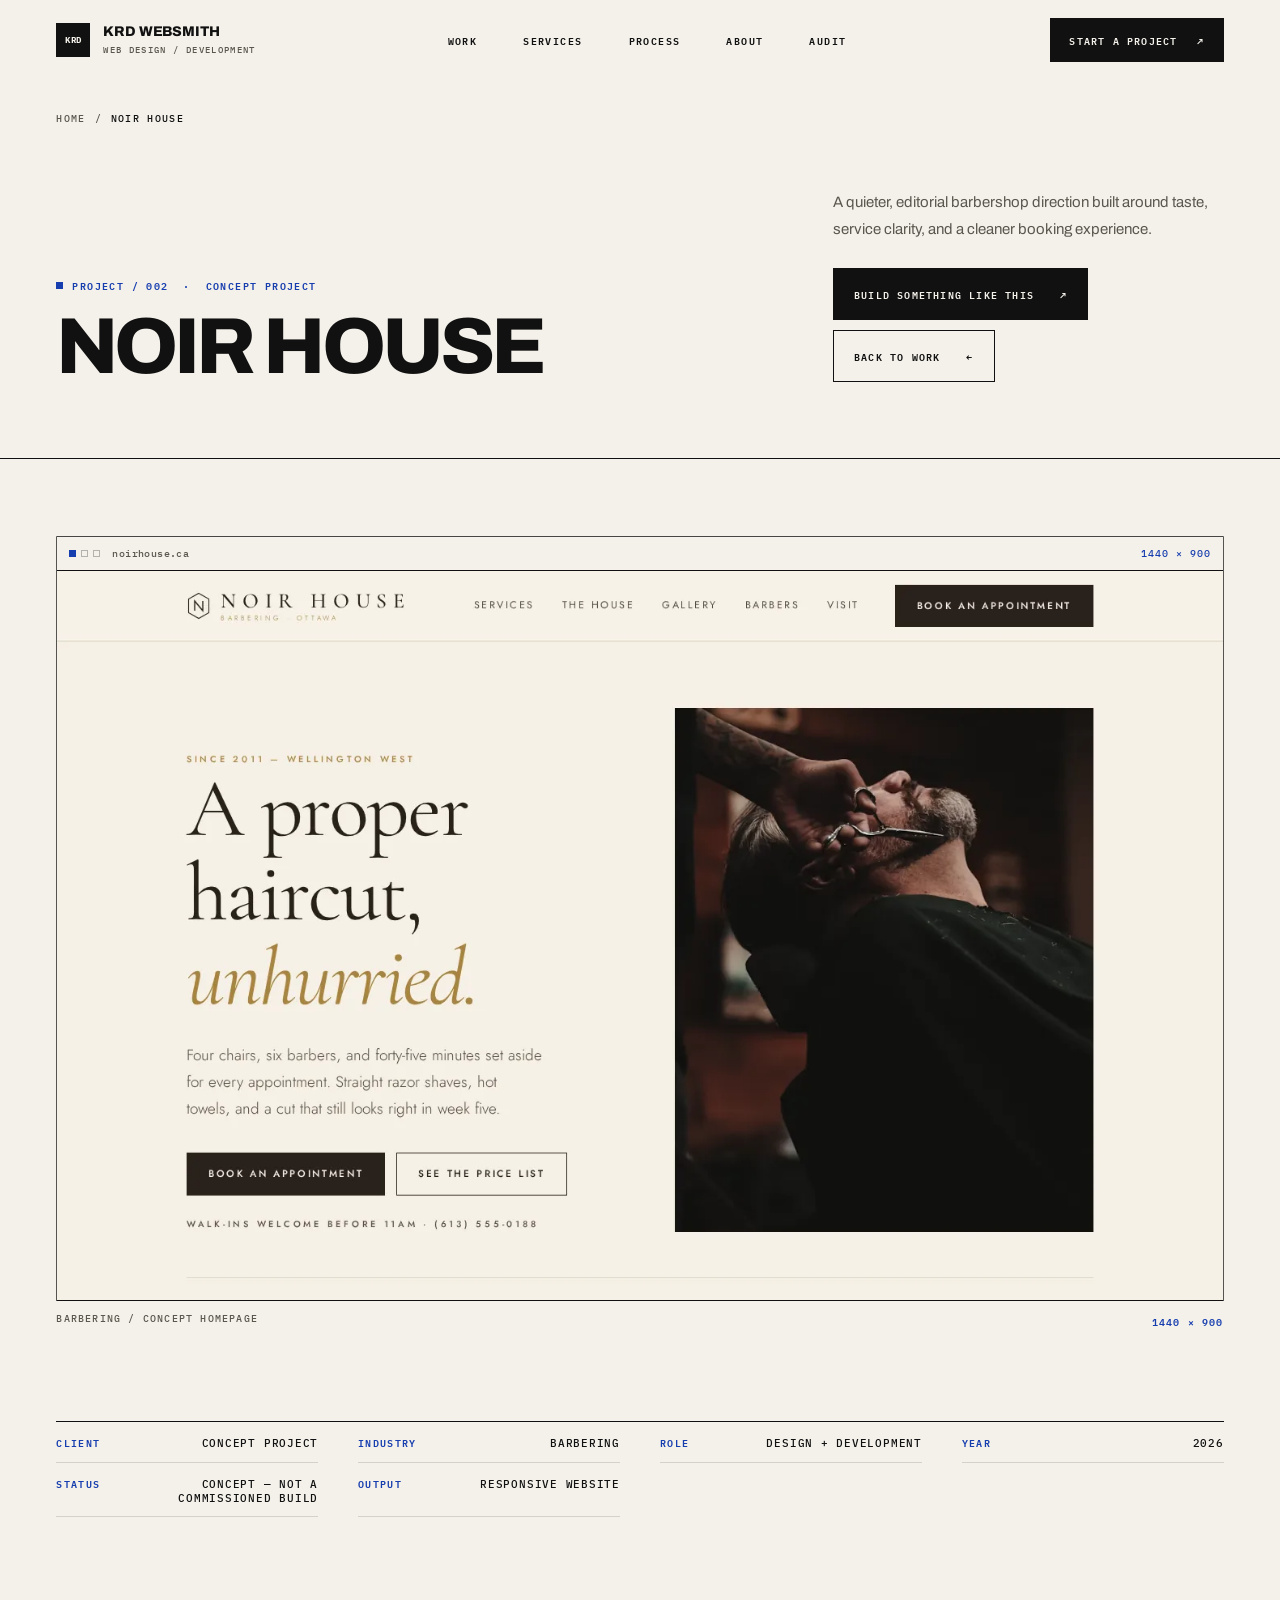
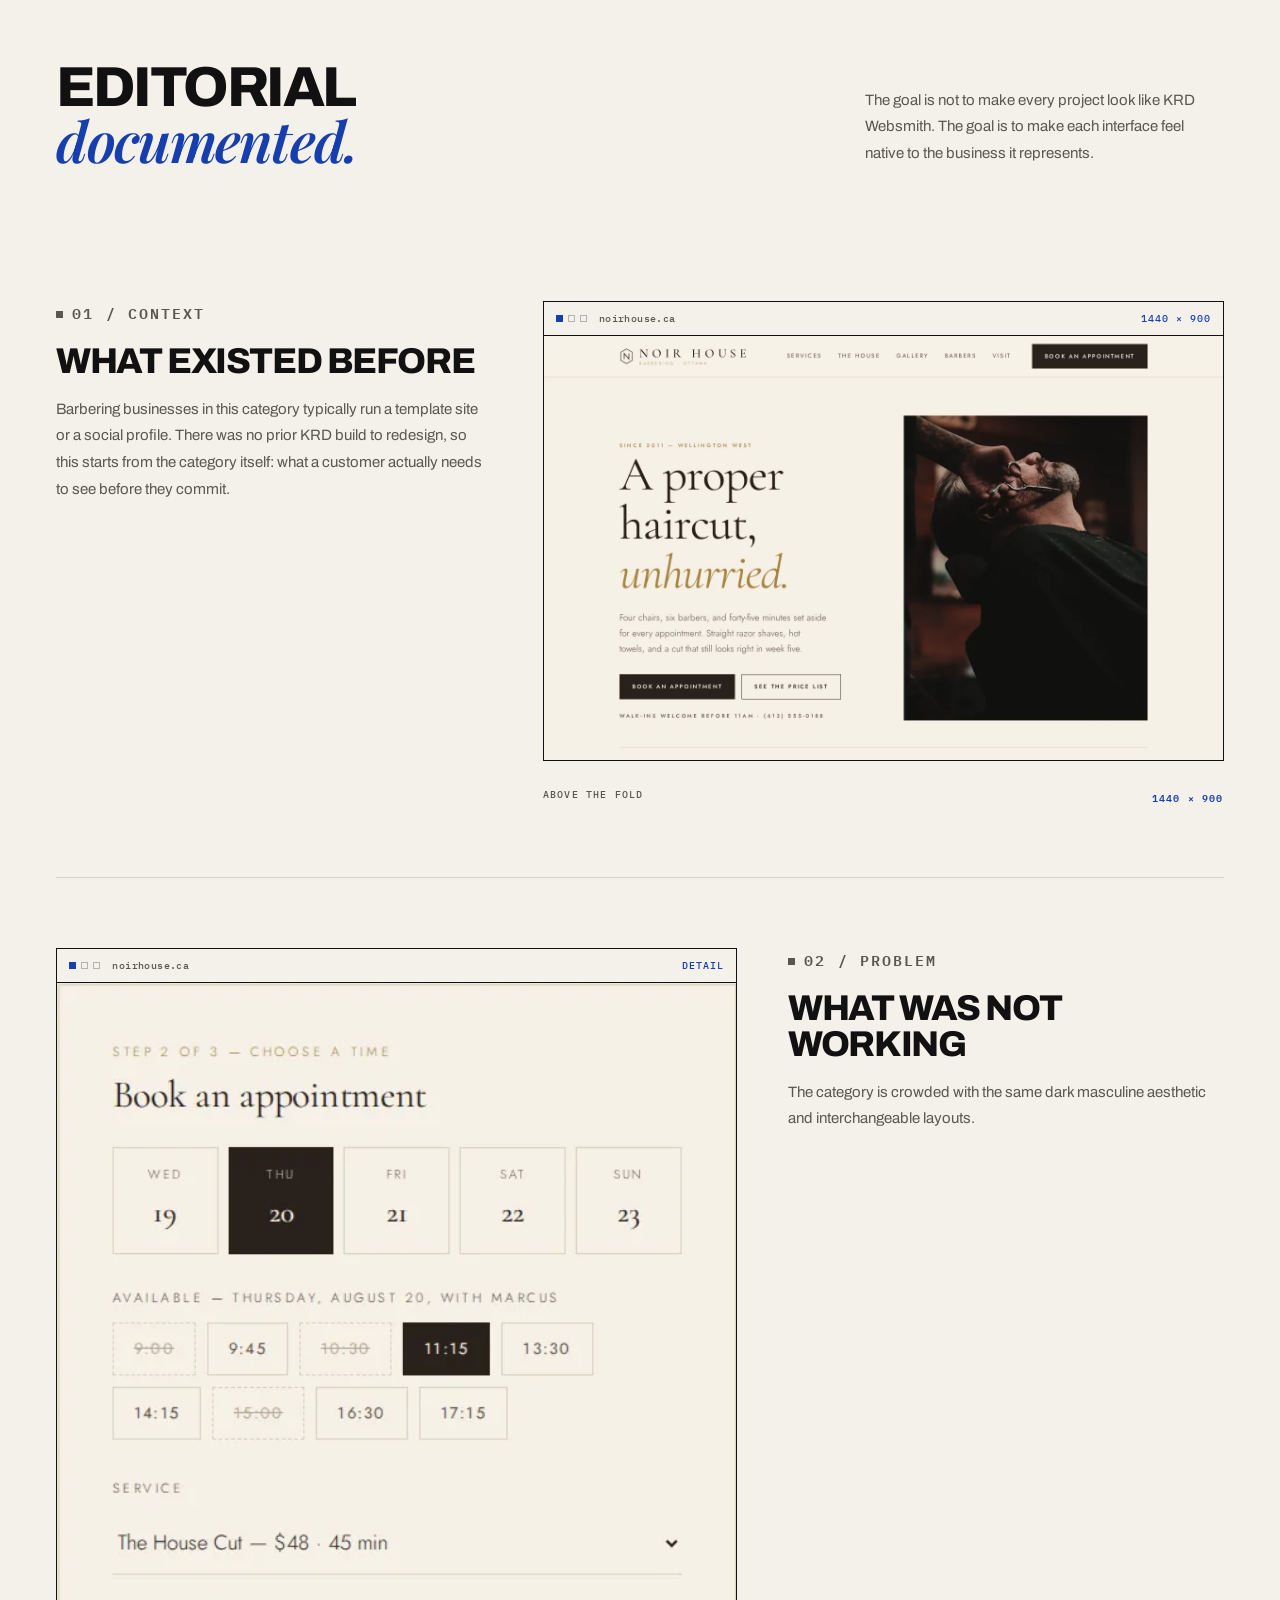
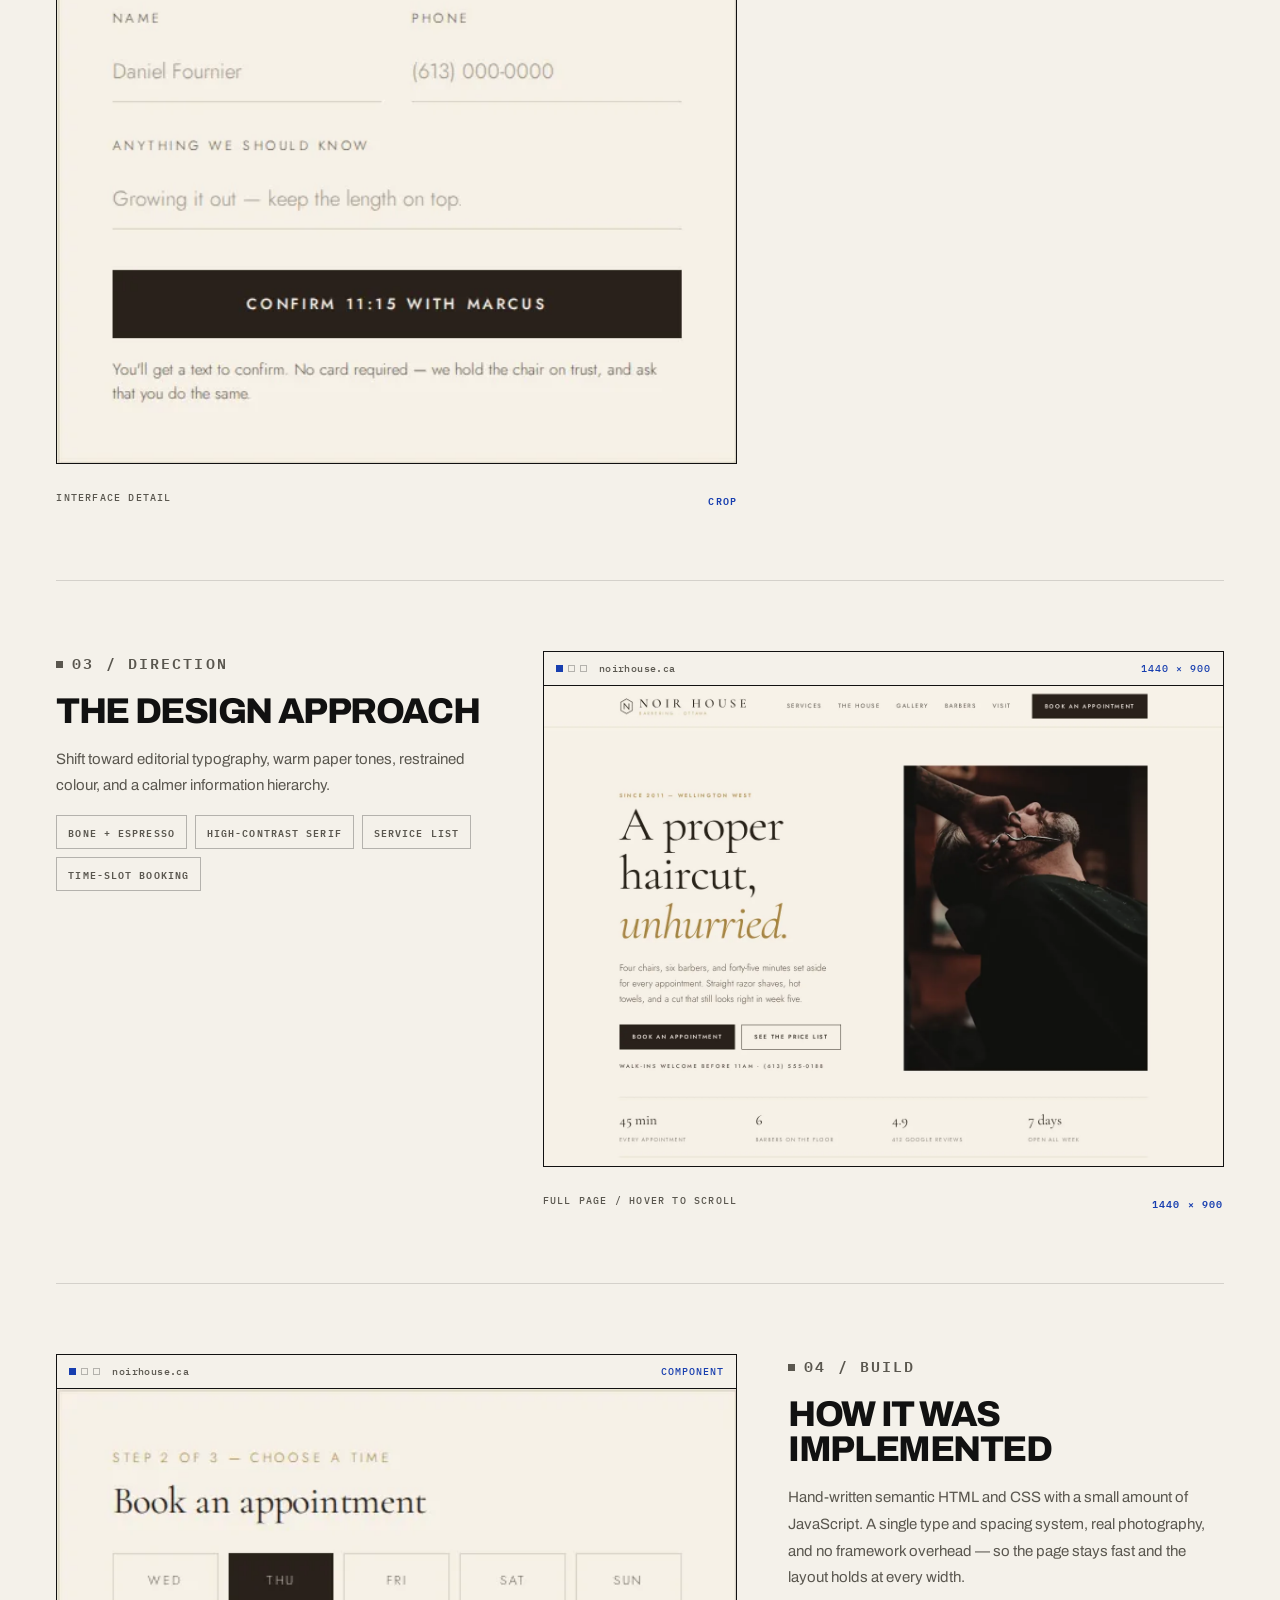
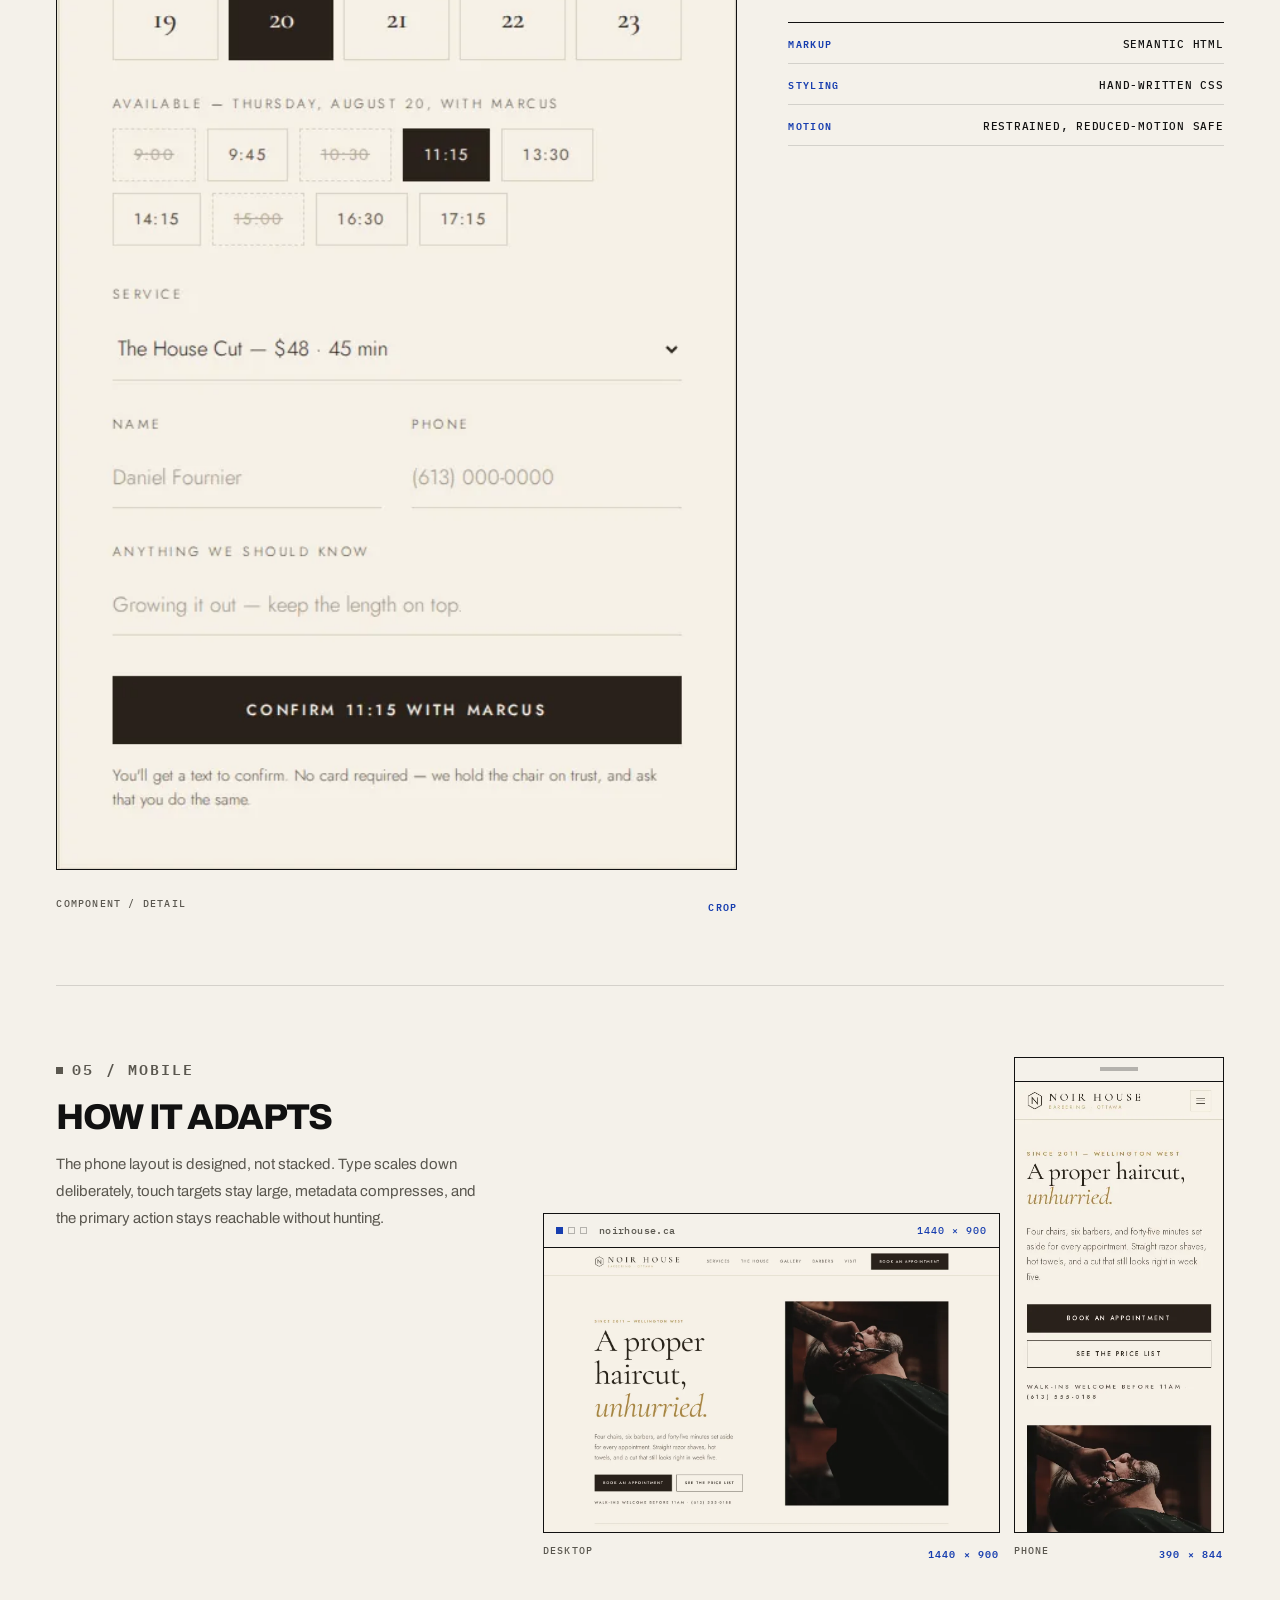
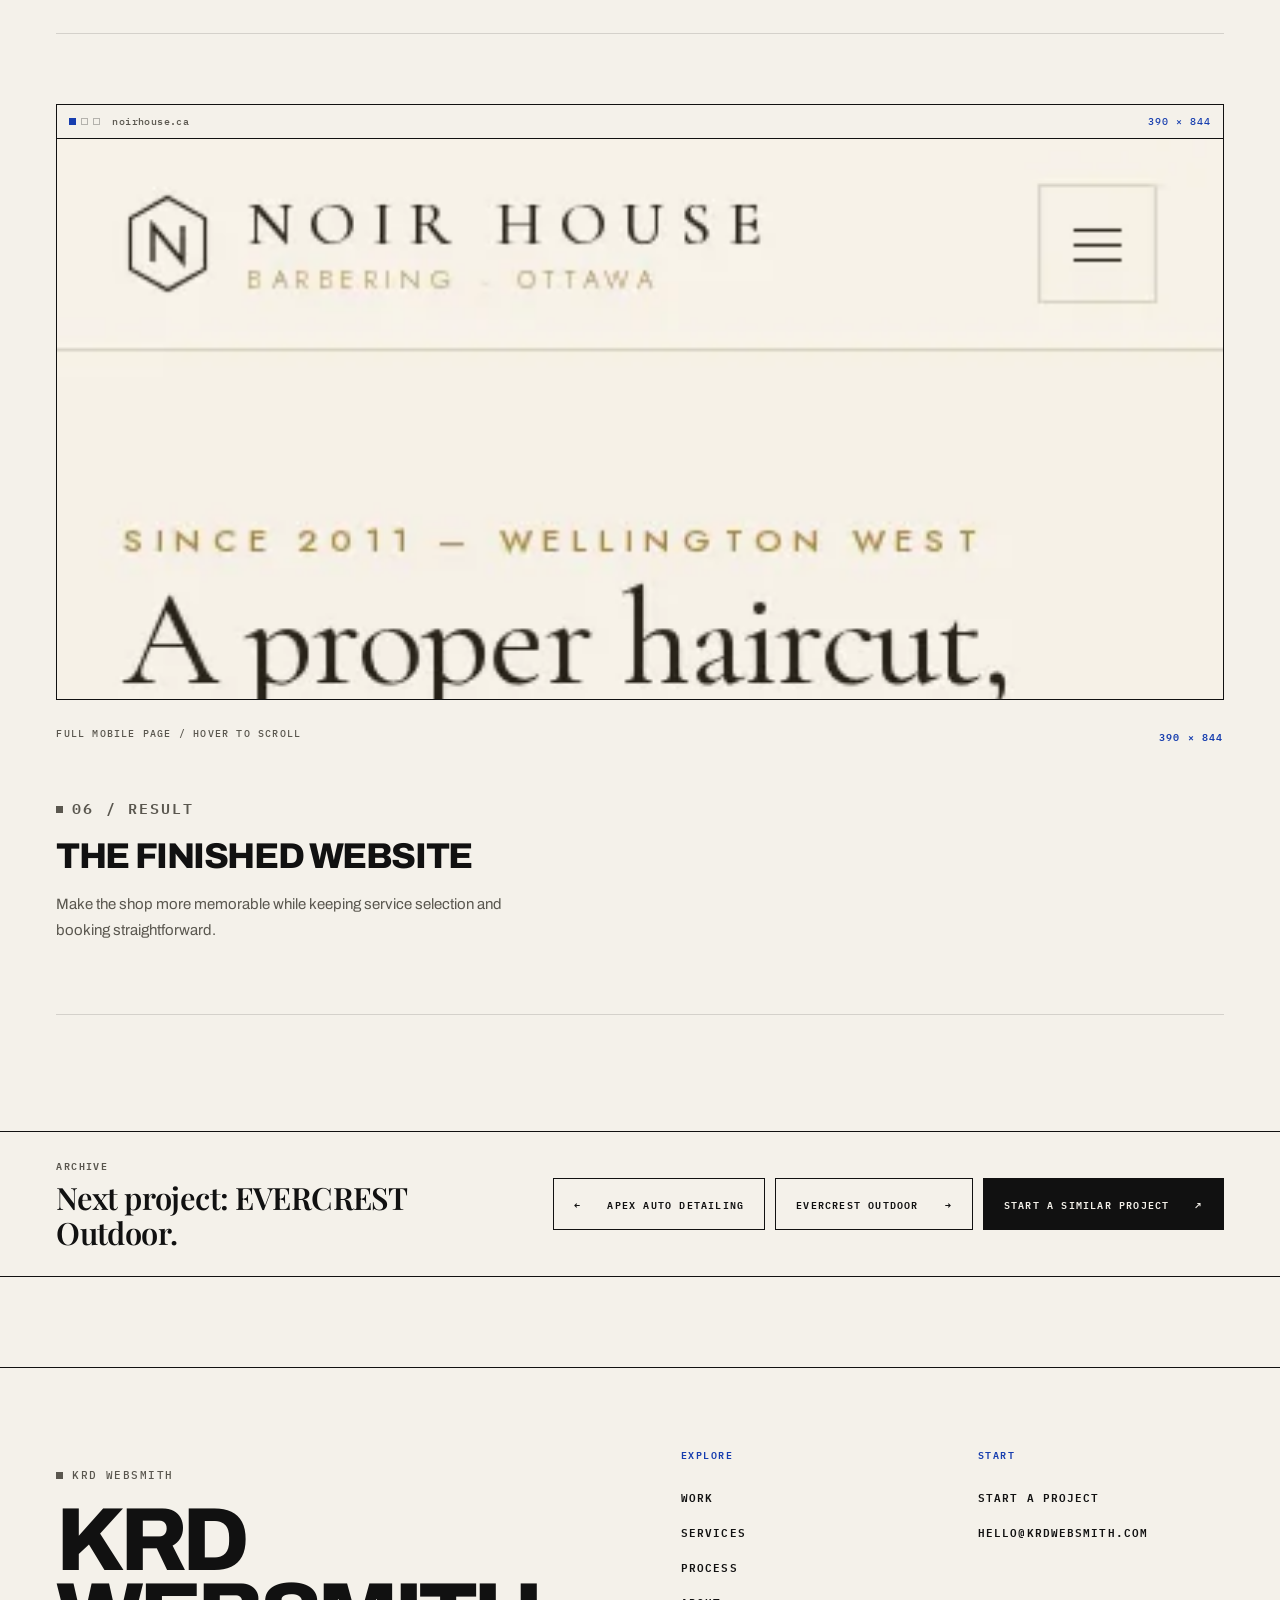
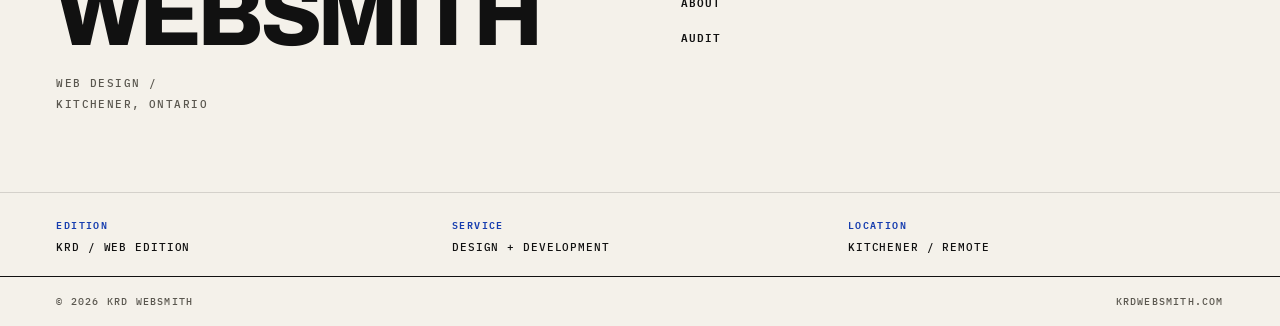
<file: project-noir.html>
<!doctype html>
<html lang="en">
<head>
  <meta charset="utf-8">
  <meta name="viewport" content="width=device-width,initial-scale=1">
  <title>NOIR HOUSE — concept project by KRD Websmith</title>
  <meta name="description" content="A quieter, editorial barbershop direction built around taste, service clarity, and a cleaner booking experience. A concept website project by KRD Websmith, Kitchener, Ontario.">
  <link rel="canonical" href="https://krdwebsmith.com/project-noir.html">
  <meta name="theme-color" content="#F4F1EA">
  <meta name="author" content="KRD Websmith">

  <meta property="og:type" content="website">
  <meta property="og:site_name" content="KRD Websmith">
  <meta property="og:title" content="NOIR HOUSE — concept project by KRD Websmith">
  <meta property="og:description" content="A quieter, editorial barbershop direction built around taste, service clarity, and a cleaner booking experience. A concept website project by KRD Websmith, Kitchener, Ontario.">
  <meta property="og:url" content="https://krdwebsmith.com/project-noir.html">
  <meta property="og:locale" content="en_CA">
  <meta name="twitter:card" content="summary_large_image">
  <meta name="twitter:title" content="NOIR HOUSE — concept project by KRD Websmith">
  <meta name="twitter:description" content="A quieter, editorial barbershop direction built around taste, service clarity, and a cleaner booking experience. A concept website project by KRD Websmith, Kitchener, Ontario.">

  <link rel="icon" href="favicon.svg" type="image/svg+xml">
  <link rel="apple-touch-icon" href="favicon.svg">

  <link rel="preconnect" href="https://fonts.googleapis.com">
  <link rel="preconnect" href="https://fonts.gstatic.com" crossorigin>
  <link rel="preload" as="style" href="https://fonts.googleapis.com/css2?family=Archivo:wght@400;500;600;800&family=IBM+Plex+Mono:wght@500;600&family=Playfair+Display:ital,wght@0,600;1,600&display=swap">
  <link rel="stylesheet" href="https://fonts.googleapis.com/css2?family=Archivo:wght@400;500;600;800&family=IBM+Plex+Mono:wght@500;600&family=Playfair+Display:ital,wght@0,600;1,600&display=swap" media="print" onload="this.media='all'">
  <noscript><link rel="stylesheet" href="https://fonts.googleapis.com/css2?family=Archivo:wght@400;500;600;800&family=IBM+Plex+Mono:wght@500;600&family=Playfair+Display:ital,wght@0,600;1,600&display=swap"></noscript>
  <link rel="stylesheet" href="styles.css">
</head>
<body>
<a class="skip-link" href="#main">Skip to content</a>
<header id="siteHeader" class="site-header">
  <a class="brand" href="index.html" aria-label="KRD Websmith — home">
    <span class="brand-mark" aria-hidden="true">KRD</span>
    <span class="brand-copy"><strong>KRD Websmith</strong><small>Web design / development</small></span>
  </a>
  <nav class="desktop-nav" aria-label="Primary"><a href="work.html">Work</a><a href="services.html">Services</a><a href="process.html">Process</a><a href="about.html">About</a><a href="audit.html">Audit</a></nav>
  <div class="header-action">
    <a class="header-cta" href="contact.html">Start a project <span aria-hidden="true">&#8599;</span></a>
    <button id="menuToggle" class="menu-toggle" type="button" aria-label="Open menu"
            aria-expanded="false" aria-controls="mobileMenu"><i></i><i></i></button>
  </div>
</header>

<div id="mobileMenu" class="mobile-menu">
  <nav aria-label="Mobile"><a href="work.html"><span>Work</span><small>01</small></a><a href="services.html"><span>Services</span><small>02</small></a><a href="process.html"><span>Process</span><small>03</small></a><a href="about.html"><span>About</span><small>04</small></a><a href="audit.html"><span>Audit</span><small>05</small></a><a href="contact.html"><span>Contact</span><small>06</small></a></nav>
  <div class="mobile-menu-foot">
    <span>KRD / Web studio</span>
    <span>Kitchener / Ontario</span>
    <span>hello@krdwebsmith.com</span>
  </div>
</div>
<main id="main">
  <nav class="breadcrumbs shell" aria-label="Breadcrumb"><a href="index.html">Home</a><span aria-hidden="true">/</span><span aria-current="page">NOIR HOUSE</span></nav>
  <section class="page-hero shell">
    <div class="page-hero-grid">
      <div>
        <p class="label">Project / 002 &nbsp;·&nbsp; Concept project</p>
        <h1 class="display">NOIR HOUSE</h1>
      </div>
      <div class="page-hero-aside">
        <p class="body-copy">A quieter, editorial barbershop direction built around taste, service clarity, and a cleaner booking experience.</p>
        <div class="page-actions button-row">
          <a class="button dark" href="contact.html?project=NOIR%20HOUSE">Build something like this <span aria-hidden="true">&#8599;</span></a>
          <a class="button" href="work.html">Back to work <span aria-hidden="true">&#8592;</span></a>
        </div>
      </div>
    </div>
  </section>

  <section class="section tight shell">
    <div class="reveal mask">
      <div class="browser ">
  <div class="browser-bar">
    <span class="browser-dots" aria-hidden="true"><i></i><i></i><i></i></span>
    <span class="browser-url">noirhouse.ca</span>
    <span class="browser-dim">1440 × 900</span>
  </div>
  <img class="browser-shot" src="assets/shots/noir-desktop.webp" alt="NOIR HOUSE concept homepage" width="1440" height="900" decoding="async">
</div>
      <p class="shot-caption"><span>Barbering / concept homepage</span><b>1440 × 900</b></p>
    </div>
  </section>

  <section class="shell">
    <dl class="metalist" style="grid-template-columns:repeat(auto-fit,minmax(210px,1fr));gap:0 40px">
      <div><dt>Client</dt><dd>Concept project</dd></div>
      <div><dt>Industry</dt><dd>Barbering</dd></div>
      <div><dt>Role</dt><dd>Design + development</dd></div>
      <div><dt>Year</dt><dd>2026</dd></div>
      <div><dt>Status</dt><dd>Concept &mdash; not a commissioned build</dd></div>
      <div><dt>Output</dt><dd>Responsive website</dd></div>
    </dl>
  </section>

  <section class="section shell">
    <div class="section-head">
      <h2 class="display-sm reveal">Editorial<br><em>documented.</em></h2>
      <p class="body-copy section-note reveal" data-delay="1">The goal is not to make every project
        look like KRD Websmith. The goal is to make each interface feel native to the business it
        represents.</p>
    </div>

    <div class="doc" style="border-top:0">
      <article class="case-chapter">
        <div class="case-text reveal">
          <p class="label">01 / Context</p>
          <h2>What existed before</h2>
          <p>Barbering businesses in this category typically run a template site or a social
            profile. There was no prior KRD build to redesign, so this starts from the category
            itself: what a customer actually needs to see before they commit.</p>
        </div>
        <div class="case-visual reveal" data-delay="1">
          <div class="browser ">
  <div class="browser-bar">
    <span class="browser-dots" aria-hidden="true"><i></i><i></i><i></i></span>
    <span class="browser-url">noirhouse.ca</span>
    <span class="browser-dim">1440 × 900</span>
  </div>
  <img class="browser-shot" src="assets/shots/noir-desktop.webp" alt="NOIR HOUSE concept homepage above the fold" width="1440" height="900" loading="lazy" decoding="async">
</div>
          <p class="shot-caption"><span>Above the fold</span><b>1440 × 900</b></p>
        </div>
      </article>

      <article class="case-chapter">
        <div class="case-text reveal">
          <p class="label">02 / Problem</p>
          <h2>What was not working</h2>
          <p>The category is crowded with the same dark masculine aesthetic and interchangeable layouts.</p>
        </div>
        <div class="case-visual reveal" data-delay="1">
          <div class="browser ">
  <div class="browser-bar">
    <span class="browser-dots" aria-hidden="true"><i></i><i></i><i></i></span>
    <span class="browser-url">noirhouse.ca</span>
    <span class="browser-dim">Detail</span>
  </div>
  <img class="browser-shot" src="assets/shots/noir-detail.webp" alt="Interface detail from the NOIR HOUSE concept" width="538" height="856" loading="lazy" decoding="async">
</div>
          <p class="shot-caption"><span>Interface detail</span><b>Crop</b></p>
        </div>
      </article>

      <article class="case-chapter">
        <div class="case-text reveal">
          <p class="label">03 / Direction</p>
          <h2>The design approach</h2>
          <p>Shift toward editorial typography, warm paper tones, restrained colour, and a calmer information hierarchy.</p>
          <div class="archive-tags"><span>Bone + espresso</span><span>High-contrast serif</span><span>Service list</span><span>Time-slot booking</span></div>
        </div>
        <div class="case-visual reveal" data-delay="1">
          <div class="browser scrolls" style="--vh:480px">
  <div class="browser-bar">
    <span class="browser-dots" aria-hidden="true"><i></i><i></i><i></i></span>
    <span class="browser-url">noirhouse.ca</span>
    <span class="browser-dim">1440 × 900</span>
  </div>
  <div class="browser-viewport" style="--vh:480px"><img class="browser-shot" src="assets/shots/noir-desktop-full.webp" alt="NOIR HOUSE concept, full page" width="1440" height="6756" loading="lazy" decoding="async"></div>
</div>
          <p class="shot-caption"><span>Full page / hover to scroll</span><b>1440 × 900</b></p>
        </div>
      </article>

      <article class="case-chapter">
        <div class="case-text reveal">
          <p class="label">04 / Build</p>
          <h2>How it was implemented</h2>
          <p>Hand-written semantic HTML and CSS with a small amount of JavaScript. A single type and
            spacing system, real photography, and no framework overhead — so the page stays fast and
            the layout holds at every width.</p>
          <dl class="metalist">
            <div><dt>Markup</dt><dd>Semantic HTML</dd></div>
            <div><dt>Styling</dt><dd>Hand-written CSS</dd></div>
            <div><dt>Motion</dt><dd>Restrained, reduced-motion safe</dd></div>
          </dl>
        </div>
        <div class="case-visual reveal" data-delay="1">
          <div class="browser ">
  <div class="browser-bar">
    <span class="browser-dots" aria-hidden="true"><i></i><i></i><i></i></span>
    <span class="browser-url">noirhouse.ca</span>
    <span class="browser-dim">Component</span>
  </div>
  <img class="browser-shot" src="assets/shots/noir-detail.webp" alt="Component detail from the NOIR HOUSE concept" width="538" height="856" loading="lazy" decoding="async">
</div>
          <p class="shot-caption"><span>Component / detail</span><b>Crop</b></p>
        </div>
      </article>

      <article class="case-chapter">
        <div class="case-text reveal">
          <p class="label">05 / Mobile</p>
          <h2>How it adapts</h2>
          <p>The phone layout is designed, not stacked. Type scales down deliberately, touch targets
            stay large, metadata compresses, and the primary action stays reachable without hunting.</p>
        </div>
        <div class="case-visual reveal" data-delay="1">
          <div class="responsive-pair">
            <div>
              <div class="browser ">
  <div class="browser-bar">
    <span class="browser-dots" aria-hidden="true"><i></i><i></i><i></i></span>
    <span class="browser-url">noirhouse.ca</span>
    <span class="browser-dim">1440 × 900</span>
  </div>
  <img class="browser-shot" src="assets/shots/noir-desktop.webp" alt="NOIR HOUSE concept on desktop" width="1440" height="900" loading="lazy" decoding="async">
</div>
              <p class="shot-caption"><span>Desktop</span><b>1440 × 900</b></p>
            </div>
            <div>
              <div class="device">
  <div class="device-bar" aria-hidden="true"><span></span></div>
  <img class="device-shot" src="assets/shots/noir-mobile.webp" alt="NOIR HOUSE concept on a phone" width="390" height="844" loading="lazy" decoding="async">
</div>
              <p class="shot-caption"><span>Phone</span><b>390 × 844</b></p>
            </div>
          </div>
        </div>
      </article>

      <article class="case-chapter full">
        <div class="case-text reveal" style="position:static">
          <p class="label">06 / Result</p>
          <h2>The finished website</h2>
          <p class="measure">Make the shop more memorable while keeping service selection and booking straightforward.</p>
        </div>
        <div class="case-visual reveal" data-delay="1">
          <div class="browser scrolls" style="--vh:560px">
  <div class="browser-bar">
    <span class="browser-dots" aria-hidden="true"><i></i><i></i><i></i></span>
    <span class="browser-url">noirhouse.ca</span>
    <span class="browser-dim">390 × 844</span>
  </div>
  <div class="browser-viewport" style="--vh:560px"><img class="browser-shot" src="assets/shots/noir-mobile-full.webp" alt="NOIR HOUSE concept full mobile page" width="390" height="10847" loading="lazy" decoding="async"></div>
</div>
          <p class="shot-caption"><span>Full mobile page / hover to scroll</span><b>390 × 844</b></p>
        </div>
      </article>
    </div>
  </section>

  <section class="next-step shell">
  <div>
    <p class="meta">Archive</p>
    <h3>Next project: EVERCREST Outdoor.</h3>
  </div>
  <div class="button-row"><a class="button" href="project-apex.html"><span aria-hidden="true">&#8592;</span> APEX Auto Detailing</a><a class="button" href="project-evercrest.html">EVERCREST Outdoor <span aria-hidden="true">&#8594;</span></a><a class="button dark" href="contact.html?project=NOIR%20HOUSE">Start a similar project <span aria-hidden="true">&#8599;</span></a></div>
</section>
</main>
<footer class="site-footer">
  <div class="shell footer-main">
    <div class="footer-brand">
      <p class="label">KRD Websmith</p>
      <h2>KRD<br>Websmith</h2>
      <p>Web design /<br>Kitchener, Ontario</p>
    </div>
    <div class="footer-col">
      <span>Explore</span><a href="work.html">Work</a><a href="services.html">Services</a><a href="process.html">Process</a><a href="about.html">About</a><a href="audit.html">Audit</a>
    </div>
    <div class="footer-col">
      <span>Start</span>
      <a href="contact.html">Start a project</a>
      <a href="mailto:hello@krdwebsmith.com">hello@krdwebsmith.com</a>
    </div>
  </div>
  <div class="shell footer-tech">
    <div><span>Edition</span><strong>KRD / Web edition</strong></div>
    <div><span>Service</span><strong>Design + development</strong></div>
    <div><span>Location</span><strong>Kitchener / Remote</strong></div>
  </div>
  <div class="footer-bottom">
    <span>&copy; <span id="year">2026</span> KRD Websmith</span>
    <span>krdwebsmith.com</span>
  </div>
</footer>

<script src="script.js" defer></script>
</body>
</html>
</file>
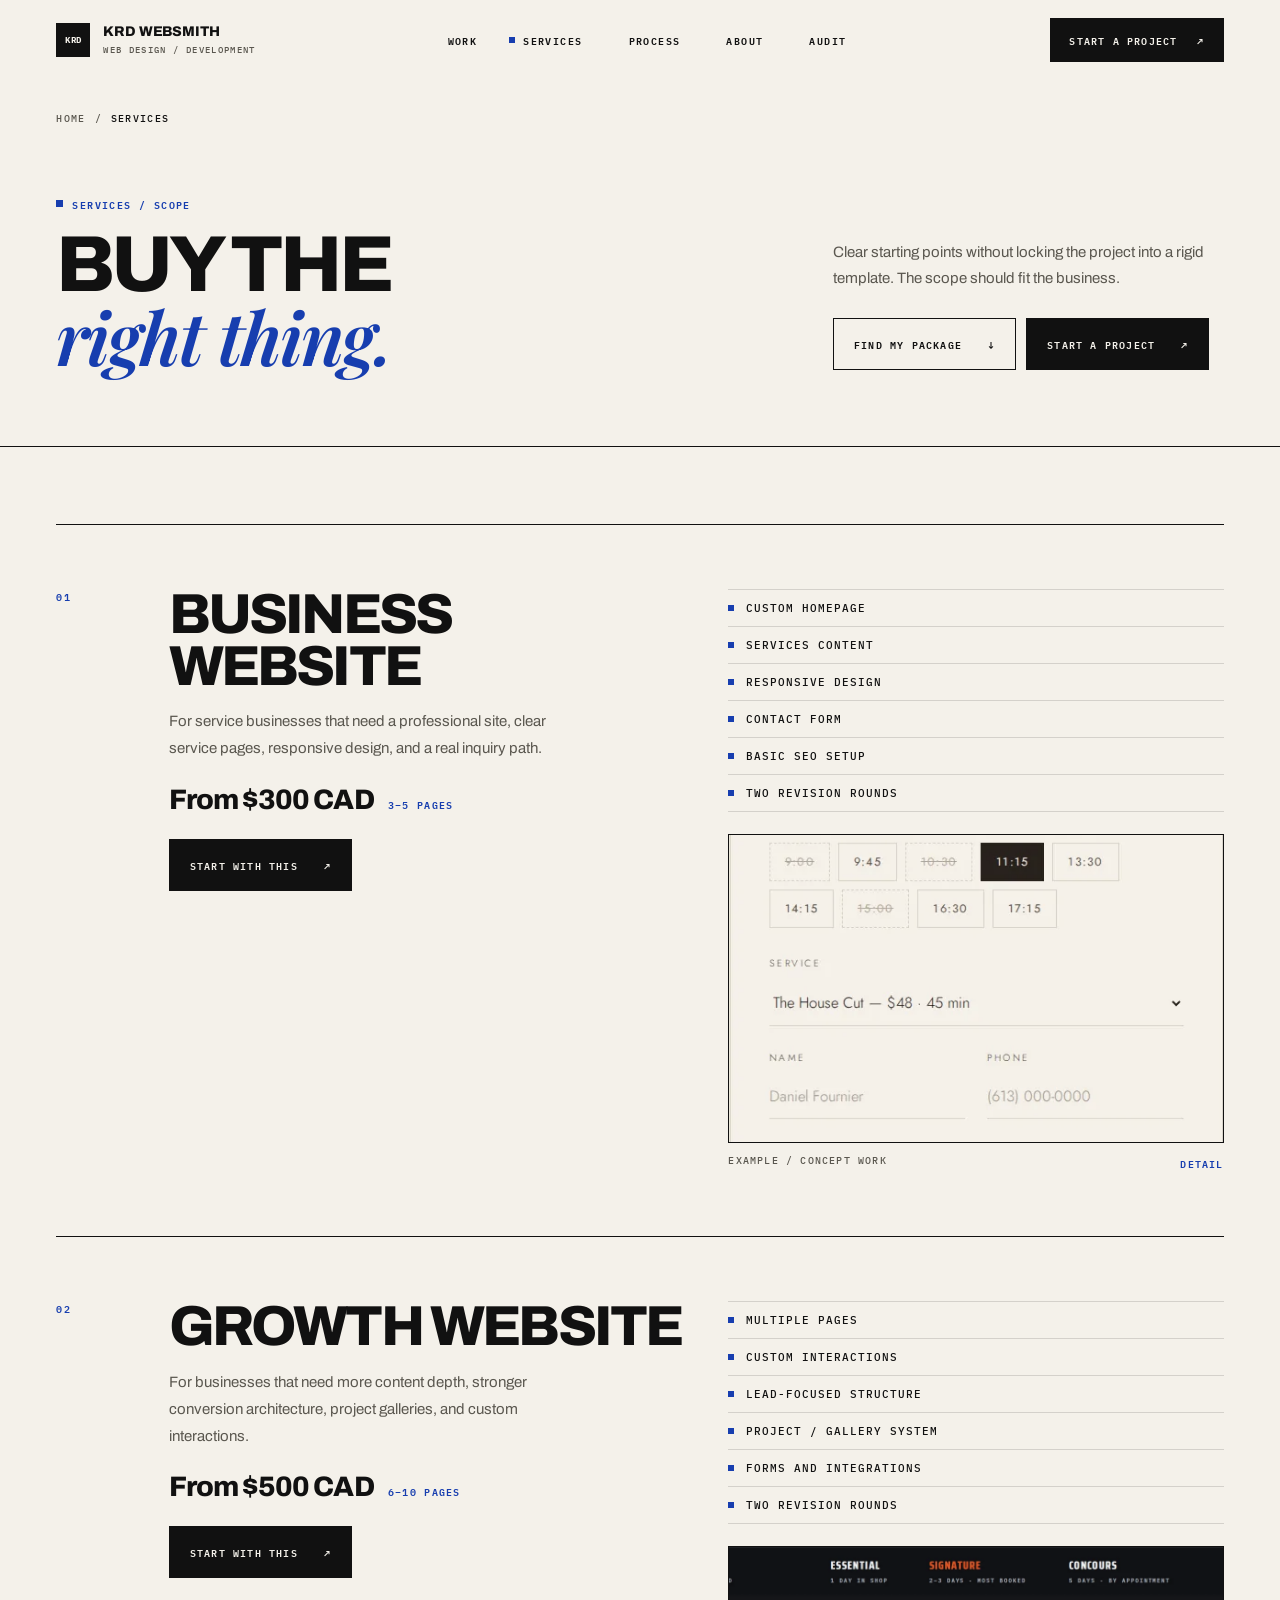
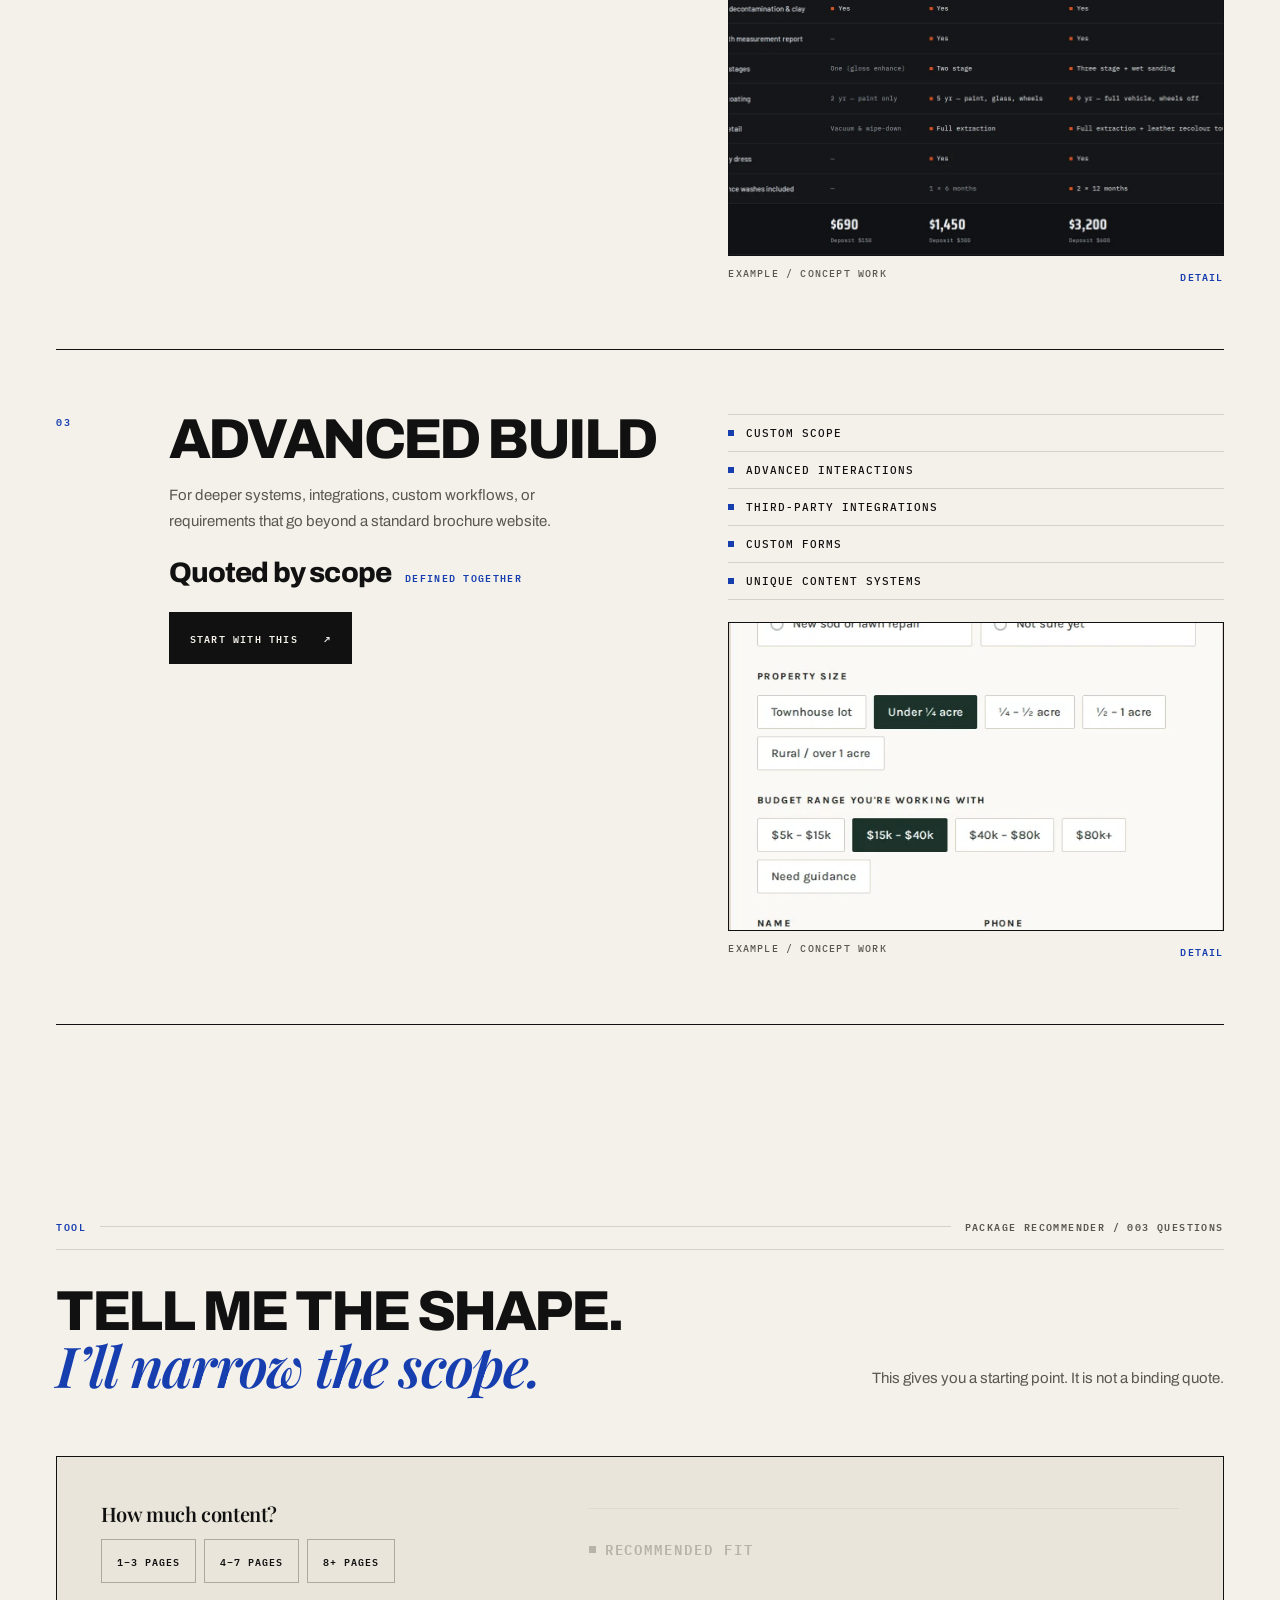
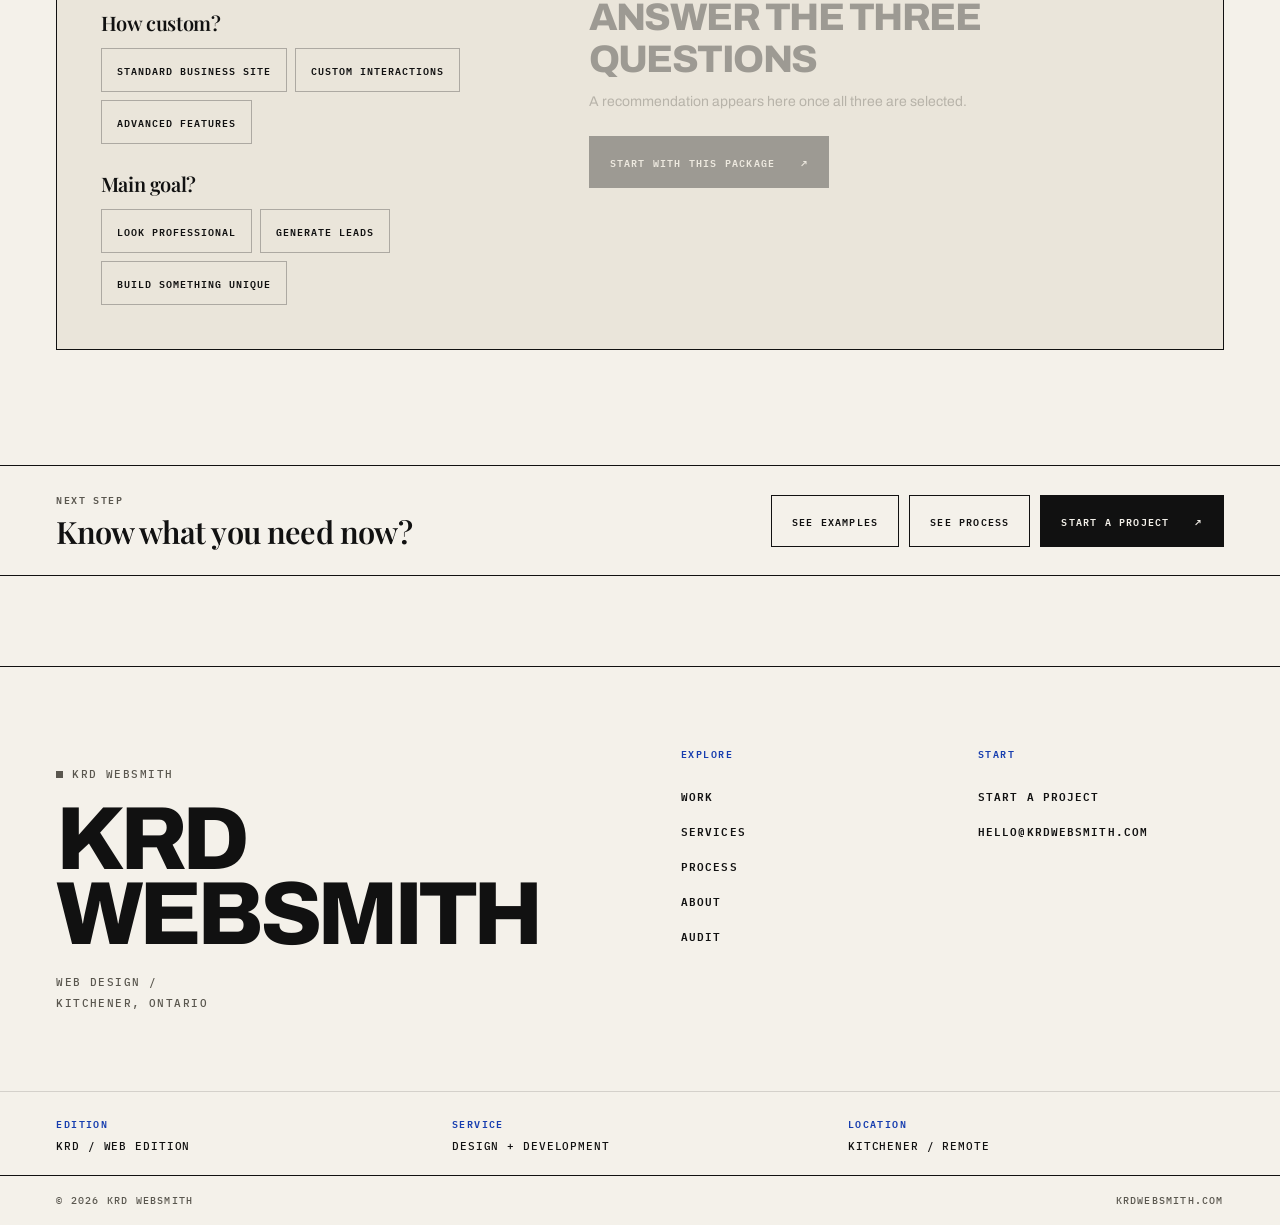
<file: services.html>
<!doctype html>
<html lang="en">
<head>
  <meta charset="utf-8">
  <meta name="viewport" content="width=device-width,initial-scale=1">
  <title>Services — KRD Websmith</title>
  <meta name="description" content="Three clear website packages from KRD Websmith: Business Website from $300 CAD, Growth Website from $500 CAD, and Advanced Build quoted by scope.">
  <link rel="canonical" href="https://krdwebsmith.com/services.html">
  <meta name="theme-color" content="#F4F1EA">
  <meta name="author" content="KRD Websmith">

  <meta property="og:type" content="website">
  <meta property="og:site_name" content="KRD Websmith">
  <meta property="og:title" content="Services — KRD Websmith">
  <meta property="og:description" content="Three clear website packages from KRD Websmith: Business Website from $300 CAD, Growth Website from $500 CAD, and Advanced Build quoted by scope.">
  <meta property="og:url" content="https://krdwebsmith.com/services.html">
  <meta property="og:locale" content="en_CA">
  <meta name="twitter:card" content="summary_large_image">
  <meta name="twitter:title" content="Services — KRD Websmith">
  <meta name="twitter:description" content="Three clear website packages from KRD Websmith: Business Website from $300 CAD, Growth Website from $500 CAD, and Advanced Build quoted by scope.">

  <link rel="icon" href="favicon.svg" type="image/svg+xml">
  <link rel="apple-touch-icon" href="favicon.svg">

  <link rel="preconnect" href="https://fonts.googleapis.com">
  <link rel="preconnect" href="https://fonts.gstatic.com" crossorigin>
  <link rel="preload" as="style" href="https://fonts.googleapis.com/css2?family=Archivo:wght@400;500;600;800&family=IBM+Plex+Mono:wght@500;600&family=Playfair+Display:ital,wght@0,600;1,600&display=swap">
  <link rel="stylesheet" href="https://fonts.googleapis.com/css2?family=Archivo:wght@400;500;600;800&family=IBM+Plex+Mono:wght@500;600&family=Playfair+Display:ital,wght@0,600;1,600&display=swap" media="print" onload="this.media='all'">
  <noscript><link rel="stylesheet" href="https://fonts.googleapis.com/css2?family=Archivo:wght@400;500;600;800&family=IBM+Plex+Mono:wght@500;600&family=Playfair+Display:ital,wght@0,600;1,600&display=swap"></noscript>
  <link rel="stylesheet" href="styles.css">
  <style>

    .tier{border-top:1px solid var(--rule);padding-block:clamp(40px,5vw,80px);
      display:grid;grid-template-columns:74px 1fr .95fr;gap:clamp(20px,3vw,48px);align-items:start}
    .tier:last-of-type{border-bottom:1px solid var(--rule)}
    .tier h2{font:800 clamp(32px,4.4vw,68px)/.92 var(--sans);letter-spacing:-.05em;text-transform:uppercase}
    .tier-lede{margin:16px 0 0;color:var(--muted);font-size:15px;line-height:1.78;max-width:46ch}
    .tier-price{margin-top:22px;display:flex;flex-wrap:wrap;align-items:baseline;gap:14px}
    .tier-price b{font:800 clamp(22px,2.2vw,30px) var(--sans);letter-spacing:-.03em}
    .tier-price span{font:600 10px var(--mono);text-transform:uppercase;letter-spacing:.13em;color:var(--blue)}
    .tier-list{display:grid;gap:0;border-top:1px solid var(--line)}
    .tier-list span{display:flex;align-items:center;gap:12px;padding:11px 0;
      border-bottom:1px solid var(--line);font:500 11px var(--mono);
      text-transform:uppercase;letter-spacing:.09em}
    .tier-list span::before{content:"";width:6px;height:6px;background:var(--blue);flex:none}
    .tier-visual{margin-top:22px}

    .rec{border:1px solid var(--rule);background:var(--paper-2);
      padding:clamp(24px,3.4vw,52px);display:grid;
      grid-template-columns:.85fr 1.15fr;gap:clamp(28px,4vw,60px);align-items:start}
    .rec-steps{display:grid;gap:26px}
    .rec-step h3{font:600 20px var(--serif);letter-spacing:-.02em;text-transform:none;
      font-weight:600;margin-bottom:12px}
    .rec-options{display:flex;flex-wrap:wrap;gap:8px}
    .rec-options button,.choices button{
      min-height:44px;padding:0 15px;background:transparent;
      border:1px solid var(--line-2);cursor:pointer;
      font:600 10px var(--mono);text-transform:uppercase;letter-spacing:.1em;
      transition:background .25s ease,color .25s ease,border-color .25s ease}
    .rec-options button:hover,.choices button:hover{border-color:var(--ink)}
    .rec-options button.active,.choices button.active{
      background:var(--blue);border-color:var(--blue);color:#fff}
    .rec-result{margin-top:8px;padding-top:26px;border-top:1px solid var(--line);
      opacity:.35;transition:opacity .4s ease}
    .rec-result.show{opacity:1}
    .rec-result h3{margin:12px 0 10px;font:800 clamp(26px,3vw,40px) var(--sans);
      letter-spacing:-.04em;text-transform:uppercase}
    .rec-result p{color:var(--muted);font-size:14px;line-height:1.75;margin-bottom:22px}
    .rec-result[aria-hidden="true"] .button{pointer-events:none}
    .rec-result.show .button{pointer-events:auto}
    @media(max-width:1100px){
      .tier{grid-template-columns:56px 1fr}
      .tier-side{grid-column:2}
      .rec{grid-template-columns:1fr}
    }
    @media(max-width:760px){
      .tier{grid-template-columns:1fr;gap:14px}
      .tier-side{grid-column:auto}
      .tier-lede{max-width:none}
    }

  </style>
</head>
<body>
<a class="skip-link" href="#main">Skip to content</a>
<header id="siteHeader" class="site-header">
  <a class="brand" href="index.html" aria-label="KRD Websmith — home">
    <span class="brand-mark" aria-hidden="true">KRD</span>
    <span class="brand-copy"><strong>KRD Websmith</strong><small>Web design / development</small></span>
  </a>
  <nav class="desktop-nav" aria-label="Primary"><a href="work.html">Work</a><a href="services.html" class="active" aria-current="page">Services</a><a href="process.html">Process</a><a href="about.html">About</a><a href="audit.html">Audit</a></nav>
  <div class="header-action">
    <a class="header-cta" href="contact.html">Start a project <span aria-hidden="true">&#8599;</span></a>
    <button id="menuToggle" class="menu-toggle" type="button" aria-label="Open menu"
            aria-expanded="false" aria-controls="mobileMenu"><i></i><i></i></button>
  </div>
</header>

<div id="mobileMenu" class="mobile-menu">
  <nav aria-label="Mobile"><a href="work.html"><span>Work</span><small>01</small></a><a href="services.html" aria-current="page"><span>Services</span><small>02</small></a><a href="process.html"><span>Process</span><small>03</small></a><a href="about.html"><span>About</span><small>04</small></a><a href="audit.html"><span>Audit</span><small>05</small></a><a href="contact.html"><span>Contact</span><small>06</small></a></nav>
  <div class="mobile-menu-foot">
    <span>KRD / Web studio</span>
    <span>Kitchener / Ontario</span>
    <span>hello@krdwebsmith.com</span>
  </div>
</div>
<main id="main">
  <nav class="breadcrumbs shell" aria-label="Breadcrumb"><a href="index.html">Home</a><span aria-hidden="true">/</span><span aria-current="page">Services</span></nav>
  <section class="page-hero shell">
    <div class="page-hero-grid">
      <div>
        <p class="label">Services / Scope</p>
        <h1 class="display">Buy the<br><em>right thing.</em></h1>
      </div>
      <div class="page-hero-aside">
        <p class="body-copy">Clear starting points without locking the project into a rigid template.
          The scope should fit the business.</p>
        <div class="page-actions button-row">
          <a class="button" href="#recommender">Find my package <span aria-hidden="true">&#8595;</span></a>
          <a class="button dark" href="contact.html">Start a project <span aria-hidden="true">&#8599;</span></a>
        </div>
      </div>
    </div>
  </section>

  <div class="shell section tight">
    <section class="tier">
  <span class="num">01</span>
  <div>
    <h2>Business Website</h2>
    <p class="tier-lede">For service businesses that need a professional site, clear service pages, responsive design, and a real inquiry path.</p>
    <div class="tier-price">
      <b>From $300 CAD</b><span>3–5 pages</span>
    </div>
    <div class="button-row" style="margin-top:24px">
      <a class="button dark" href="contact.html?package=Business%20Website">Start with this <span aria-hidden="true">&#8599;</span></a>
    </div>
  </div>
  <div class="tier-side">
    <div class="tier-list"><span>Custom homepage</span><span>Services content</span><span>Responsive design</span><span>Contact form</span><span>Basic SEO setup</span><span>Two revision rounds</span></div>
    <div class="tier-visual">
      <div class="frame" style="aspect-ratio:16/10"><img class="" src="assets/shots/noir-detail.webp" alt="Service and price list from the NOIR HOUSE concept" width="538" height="856" loading="lazy" decoding="async"></div>
      <p class="shot-caption"><span>Example / concept work</span><b>Detail</b></p>
    </div>
  </div>
</section><section class="tier">
  <span class="num">02</span>
  <div>
    <h2>Growth Website</h2>
    <p class="tier-lede">For businesses that need more content depth, stronger conversion architecture, project galleries, and custom interactions.</p>
    <div class="tier-price">
      <b>From $500 CAD</b><span>6–10 pages</span>
    </div>
    <div class="button-row" style="margin-top:24px">
      <a class="button dark" href="contact.html?package=Growth%20Website">Start with this <span aria-hidden="true">&#8599;</span></a>
    </div>
  </div>
  <div class="tier-side">
    <div class="tier-list"><span>Multiple pages</span><span>Custom interactions</span><span>Lead-focused structure</span><span>Project / gallery system</span><span>Forms and integrations</span><span>Two revision rounds</span></div>
    <div class="tier-visual">
      <div class="frame" style="aspect-ratio:16/10"><img class="" src="assets/shots/apex-detail.webp" alt="Package comparison table from the APEX Auto Detailing concept" width="1176" height="626" loading="lazy" decoding="async"></div>
      <p class="shot-caption"><span>Example / concept work</span><b>Detail</b></p>
    </div>
  </div>
</section><section class="tier">
  <span class="num">03</span>
  <div>
    <h2>Advanced Build</h2>
    <p class="tier-lede">For deeper systems, integrations, custom workflows, or requirements that go beyond a standard brochure website.</p>
    <div class="tier-price">
      <b>Quoted by scope</b><span>Defined together</span>
    </div>
    <div class="button-row" style="margin-top:24px">
      <a class="button dark" href="contact.html?package=Advanced%20Build">Start with this <span aria-hidden="true">&#8599;</span></a>
    </div>
  </div>
  <div class="tier-side">
    <div class="tier-list"><span>Custom scope</span><span>Advanced interactions</span><span>Third-party integrations</span><span>Custom forms</span><span>Unique content systems</span></div>
    <div class="tier-visual">
      <div class="frame" style="aspect-ratio:16/10"><img class="" src="assets/shots/evercrest-detail.webp" alt="Multi-step estimate form from the EVERCREST Outdoor concept" width="597" height="1161" loading="lazy" decoding="async"></div>
      <p class="shot-caption"><span>Example / concept work</span><b>Detail</b></p>
    </div>
  </div>
</section>
  </div>

  <section class="section shell" id="recommender">
    <div class="section-index">
      <b>Tool</b><span class="spacer" aria-hidden="true"></span><span>Package recommender / 003 questions</span>
    </div>
    <div class="section-head">
      <h2 class="display-sm">Tell me the shape.<br><em>I&rsquo;ll narrow the scope.</em></h2>
      <p class="body-copy section-note">This gives you a starting point. It is not a binding quote.</p>
    </div>

    <div class="rec">
      <div class="rec-steps">
        <div class="rec-step" data-key="pages">
          <h3>How much content?</h3>
          <div class="rec-options">
            <button type="button" data-v="1" aria-pressed="false">1&ndash;3 pages</button>
            <button type="button" data-v="2" aria-pressed="false">4&ndash;7 pages</button>
            <button type="button" data-v="4" aria-pressed="false">8+ pages</button>
          </div>
        </div>
        <div class="rec-step" data-key="features">
          <h3>How custom?</h3>
          <div class="rec-options">
            <button type="button" data-v="1" aria-pressed="false">Standard business site</button>
            <button type="button" data-v="3" aria-pressed="false">Custom interactions</button>
            <button type="button" data-v="6" aria-pressed="false">Advanced features</button>
          </div>
        </div>
        <div class="rec-step" data-key="goal">
          <h3>Main goal?</h3>
          <div class="rec-options">
            <button type="button" data-v="1" aria-pressed="false">Look professional</button>
            <button type="button" data-v="3" aria-pressed="false">Generate leads</button>
            <button type="button" data-v="5" aria-pressed="false">Build something unique</button>
          </div>
        </div>
      </div>

      <div class="rec-result" id="recResult" aria-live="polite" aria-hidden="true">
        <p class="label">Recommended fit</p>
        <h3 id="recTitle">Answer the three questions</h3>
        <p id="recText">A recommendation appears here once all three are selected.</p>
        <a class="button dark" id="recContact" href="contact.html">Start with this package <span aria-hidden="true">&#8599;</span></a>
      </div>
    </div>
  </section>

  <section class="next-step shell">
  <div>
    <p class="meta">Next step</p>
    <h3>Know what you need now?</h3>
  </div>
  <div class="button-row"><a class="button" href="work.html">See examples</a><a class="button" href="process.html">See process</a><a class="button dark" href="contact.html">Start a project <span aria-hidden="true">&#8599;</span></a></div>
</section>
</main>
<footer class="site-footer">
  <div class="shell footer-main">
    <div class="footer-brand">
      <p class="label">KRD Websmith</p>
      <h2>KRD<br>Websmith</h2>
      <p>Web design /<br>Kitchener, Ontario</p>
    </div>
    <div class="footer-col">
      <span>Explore</span><a href="work.html">Work</a><a href="services.html">Services</a><a href="process.html">Process</a><a href="about.html">About</a><a href="audit.html">Audit</a>
    </div>
    <div class="footer-col">
      <span>Start</span>
      <a href="contact.html">Start a project</a>
      <a href="mailto:hello@krdwebsmith.com">hello@krdwebsmith.com</a>
    </div>
  </div>
  <div class="shell footer-tech">
    <div><span>Edition</span><strong>KRD / Web edition</strong></div>
    <div><span>Service</span><strong>Design + development</strong></div>
    <div><span>Location</span><strong>Kitchener / Remote</strong></div>
  </div>
  <div class="footer-bottom">
    <span>&copy; <span id="year">2026</span> KRD Websmith</span>
    <span>krdwebsmith.com</span>
  </div>
</footer>

<script src="script.js" defer></script>
<script>

const answers={};
document.querySelectorAll(".rec-step").forEach(step=>step.querySelectorAll("button").forEach(btn=>btn.addEventListener("click",()=>{
  step.querySelectorAll("button").forEach(x=>{x.classList.remove("active");x.setAttribute("aria-pressed","false")});
  btn.classList.add("active");btn.setAttribute("aria-pressed","true");
  answers[step.dataset.key]=Number(btn.dataset.v);
  if(Object.keys(answers).length===3){
    const score=Object.values(answers).reduce((a,b)=>a+b,0);
    let title,text;
    if(score<=5){title="Business Website";text="Focused scope. Keep the build clear and useful without paying for complexity you do not need."}
    else if(score<=10){title="Growth Website";text="Your project benefits from more pages, stronger lead paths, and a fuller content system."}
    else{title="Advanced Build";text="The scope points toward custom functionality or deeper systems that should be quoted individually."}
    document.getElementById("recTitle").textContent=title;
    document.getElementById("recText").textContent=text;
    document.getElementById("recContact").href="contact.html?package="+encodeURIComponent(title);
    const box=document.getElementById("recResult");
    box.classList.add("show");
    box.setAttribute("aria-hidden","false");
  }
})));

</script>
</body>
</html>
</file>
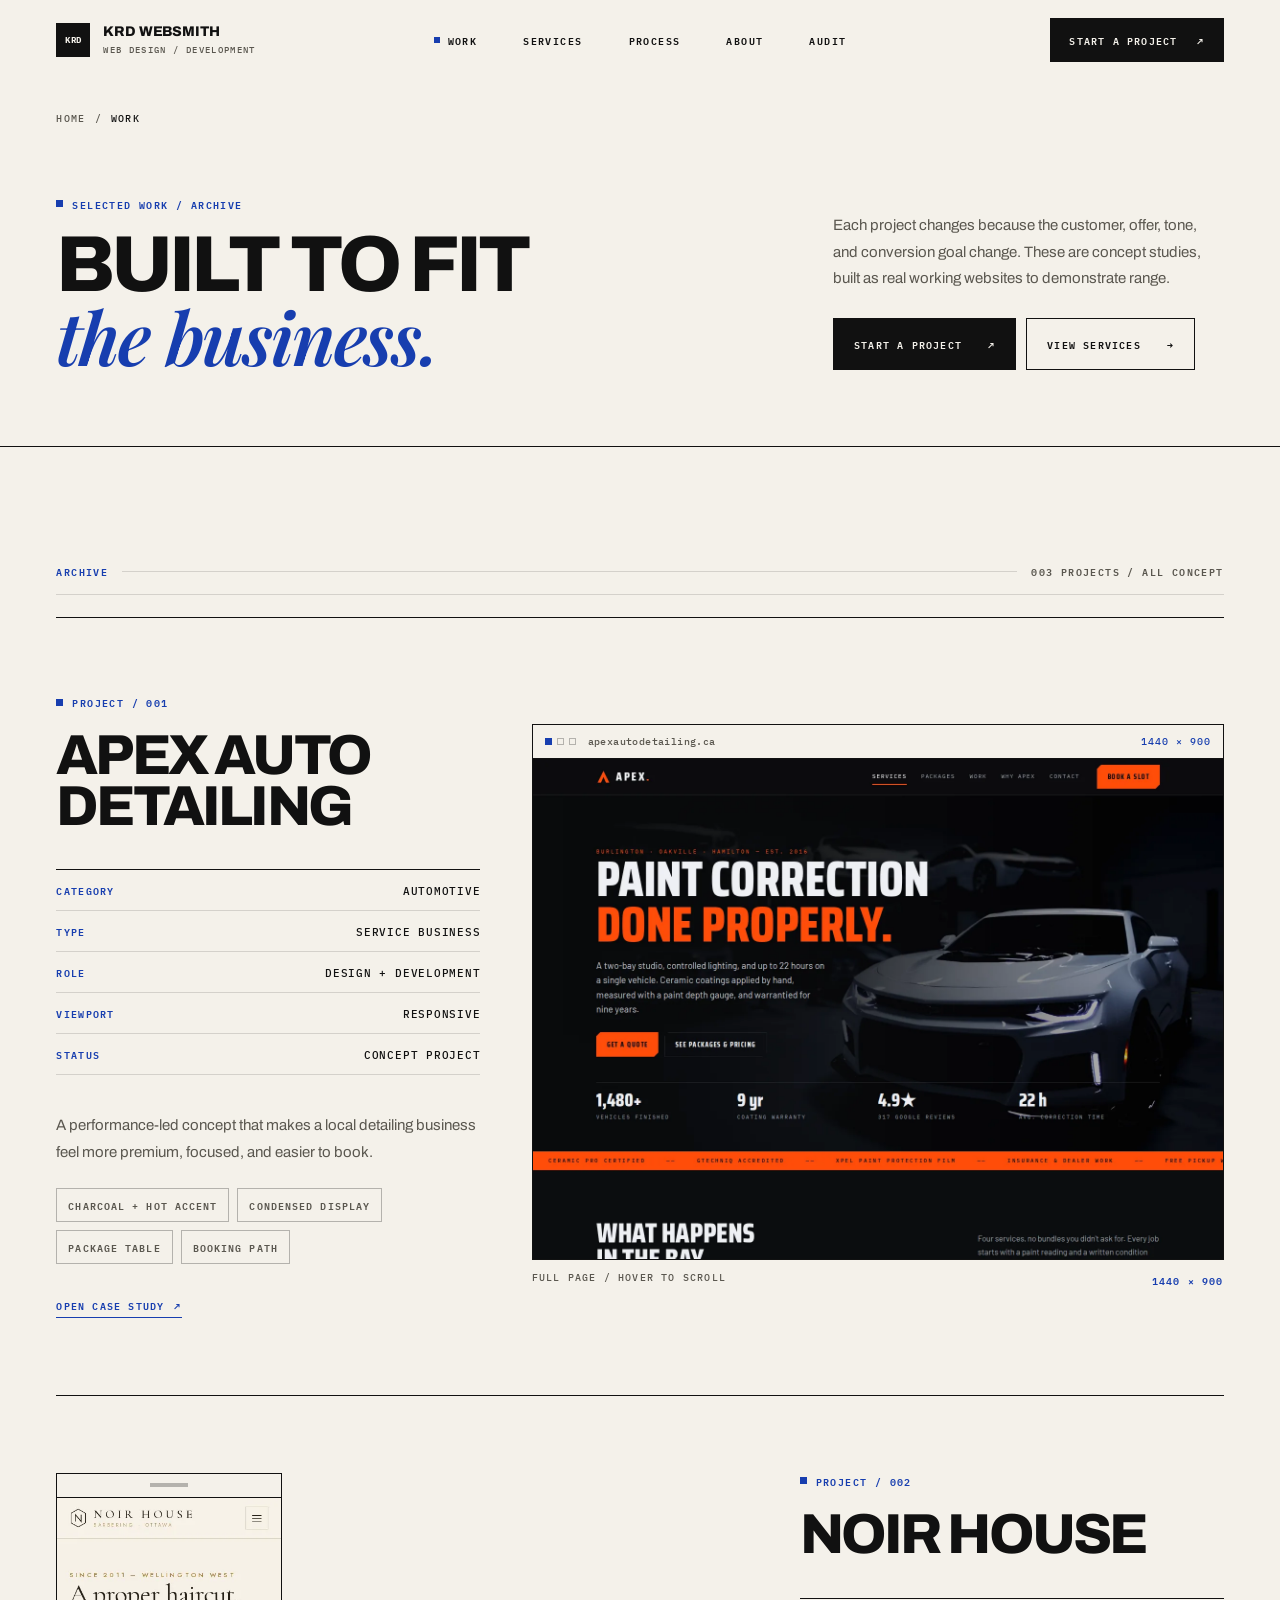
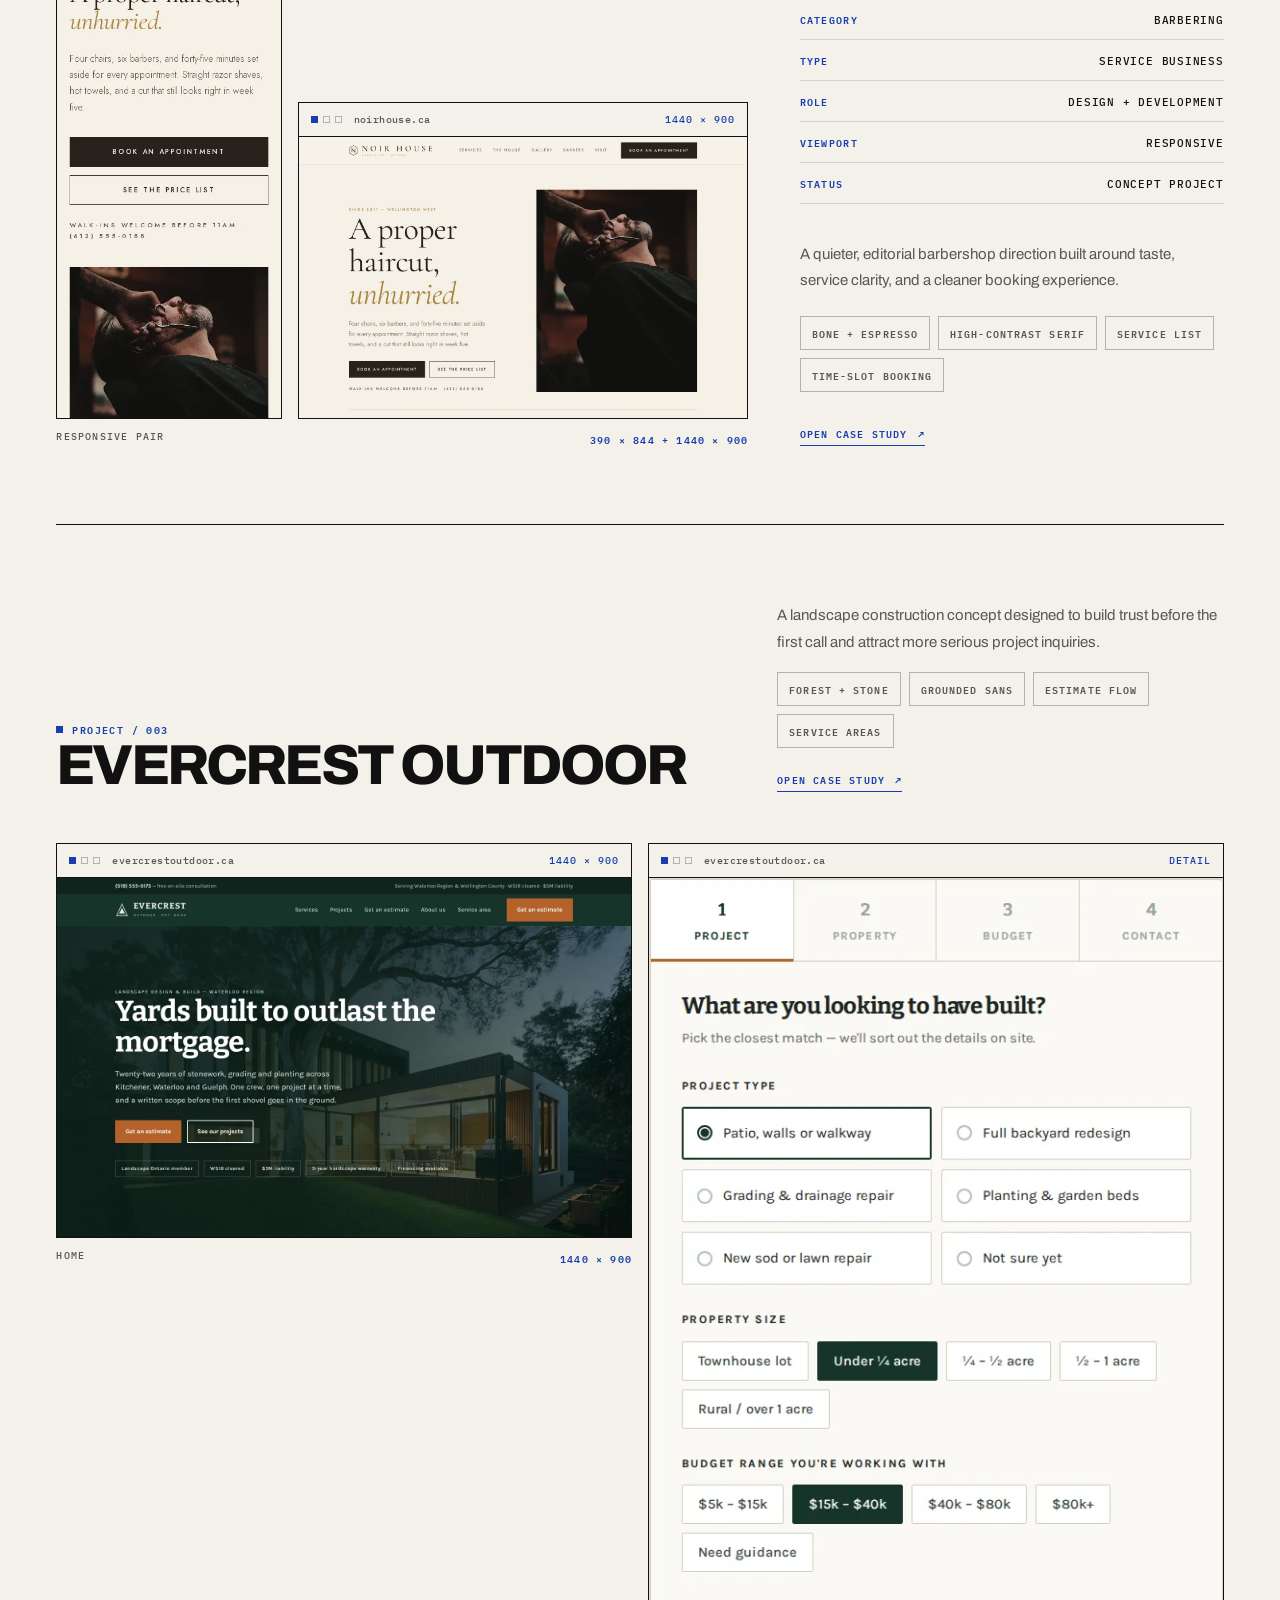
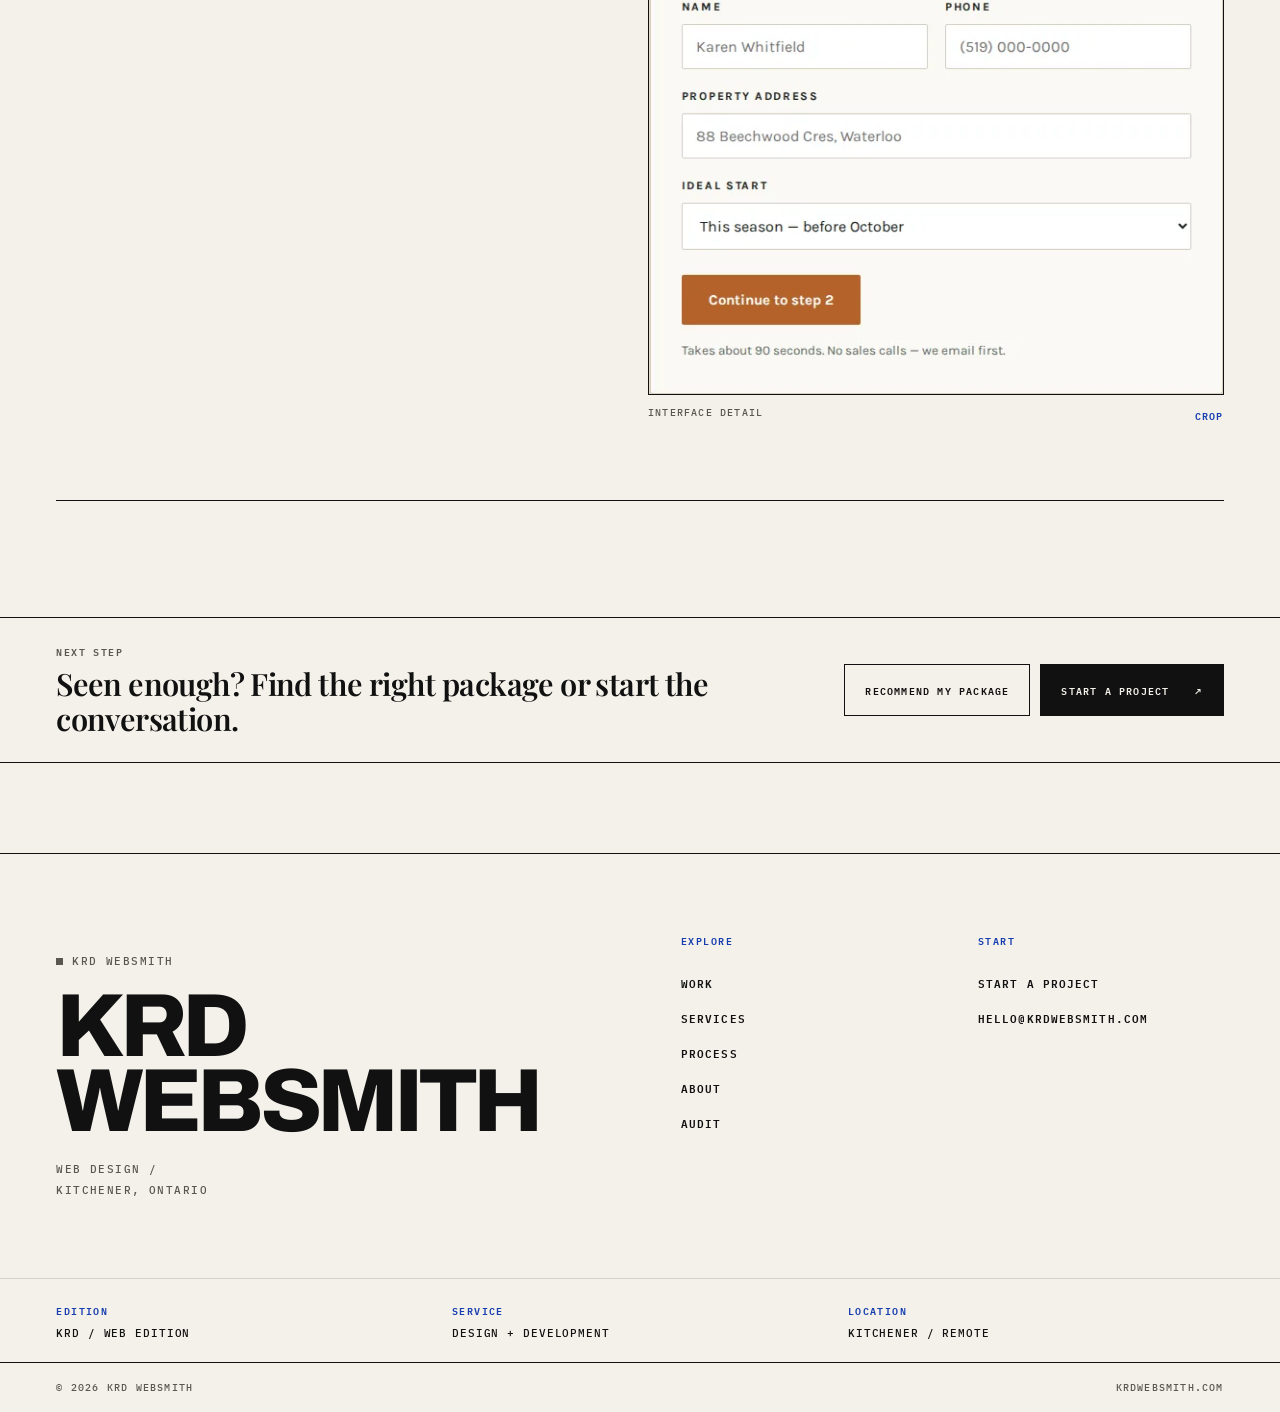
<file: work.html>
<!doctype html>
<html lang="en">
<head>
  <meta charset="utf-8">
  <meta name="viewport" content="width=device-width,initial-scale=1">
  <title>Work — KRD Websmith</title>
  <meta name="description" content="Concept website projects by KRD Websmith: APEX Auto Detailing, NOIR HOUSE and EVERCREST Outdoor. Real working builds shown at desktop and mobile.">
  <link rel="canonical" href="https://krdwebsmith.com/work.html">
  <meta name="theme-color" content="#F4F1EA">
  <meta name="author" content="KRD Websmith">

  <meta property="og:type" content="website">
  <meta property="og:site_name" content="KRD Websmith">
  <meta property="og:title" content="Work — KRD Websmith">
  <meta property="og:description" content="Concept website projects by KRD Websmith: APEX Auto Detailing, NOIR HOUSE and EVERCREST Outdoor. Real working builds shown at desktop and mobile.">
  <meta property="og:url" content="https://krdwebsmith.com/work.html">
  <meta property="og:locale" content="en_CA">
  <meta name="twitter:card" content="summary_large_image">
  <meta name="twitter:title" content="Work — KRD Websmith">
  <meta name="twitter:description" content="Concept website projects by KRD Websmith: APEX Auto Detailing, NOIR HOUSE and EVERCREST Outdoor. Real working builds shown at desktop and mobile.">

  <link rel="icon" href="favicon.svg" type="image/svg+xml">
  <link rel="apple-touch-icon" href="favicon.svg">

  <link rel="preconnect" href="https://fonts.googleapis.com">
  <link rel="preconnect" href="https://fonts.gstatic.com" crossorigin>
  <link rel="preload" as="style" href="https://fonts.googleapis.com/css2?family=Archivo:wght@400;500;600;800&family=IBM+Plex+Mono:wght@500;600&family=Playfair+Display:ital,wght@0,600;1,600&display=swap">
  <link rel="stylesheet" href="https://fonts.googleapis.com/css2?family=Archivo:wght@400;500;600;800&family=IBM+Plex+Mono:wght@500;600&family=Playfair+Display:ital,wght@0,600;1,600&display=swap" media="print" onload="this.media='all'">
  <noscript><link rel="stylesheet" href="https://fonts.googleapis.com/css2?family=Archivo:wght@400;500;600;800&family=IBM+Plex+Mono:wght@500;600&family=Playfair+Display:ital,wght@0,600;1,600&display=swap"></noscript>
  <link rel="stylesheet" href="styles.css">
</head>
<body>
<a class="skip-link" href="#main">Skip to content</a>
<header id="siteHeader" class="site-header">
  <a class="brand" href="index.html" aria-label="KRD Websmith — home">
    <span class="brand-mark" aria-hidden="true">KRD</span>
    <span class="brand-copy"><strong>KRD Websmith</strong><small>Web design / development</small></span>
  </a>
  <nav class="desktop-nav" aria-label="Primary"><a href="work.html" class="active" aria-current="page">Work</a><a href="services.html">Services</a><a href="process.html">Process</a><a href="about.html">About</a><a href="audit.html">Audit</a></nav>
  <div class="header-action">
    <a class="header-cta" href="contact.html">Start a project <span aria-hidden="true">&#8599;</span></a>
    <button id="menuToggle" class="menu-toggle" type="button" aria-label="Open menu"
            aria-expanded="false" aria-controls="mobileMenu"><i></i><i></i></button>
  </div>
</header>

<div id="mobileMenu" class="mobile-menu">
  <nav aria-label="Mobile"><a href="work.html" aria-current="page"><span>Work</span><small>01</small></a><a href="services.html"><span>Services</span><small>02</small></a><a href="process.html"><span>Process</span><small>03</small></a><a href="about.html"><span>About</span><small>04</small></a><a href="audit.html"><span>Audit</span><small>05</small></a><a href="contact.html"><span>Contact</span><small>06</small></a></nav>
  <div class="mobile-menu-foot">
    <span>KRD / Web studio</span>
    <span>Kitchener / Ontario</span>
    <span>hello@krdwebsmith.com</span>
  </div>
</div>
<main id="main">
  <nav class="breadcrumbs shell" aria-label="Breadcrumb"><a href="index.html">Home</a><span aria-hidden="true">/</span><span aria-current="page">Work</span></nav>
  <section class="page-hero shell">
    <div class="page-hero-grid">
      <div>
        <p class="label">Selected work / Archive</p>
        <h1 class="display">Built to fit<br><em>the business.</em></h1>
      </div>
      <div class="page-hero-aside">
        <p class="body-copy">Each project changes because the customer, offer, tone, and conversion
          goal change. These are concept studies, built as real working websites to demonstrate range.</p>
        <div class="page-actions button-row">
          <a class="button dark" href="contact.html">Start a project <span aria-hidden="true">&#8599;</span></a>
          <a class="button" href="services.html">View services <span aria-hidden="true">&#8594;</span></a>
        </div>
      </div>
    </div>
  </section>

  <section class="section shell">
    <div class="section-index">
      <b>Archive</b><span class="spacer" aria-hidden="true"></span><span>003 projects / All concept</span>
    </div>
    <h2 class="sr-only">Project archive</h2>
    <div class="archive"><article class="archive-item comp-a">
  <div class="archive-meta reveal"><p class="label">Project / 001</p>
    <h3>APEX Auto Detailing</h3>
    <dl class="metalist">
      <div><dt>Category</dt><dd>Automotive</dd></div>
      <div><dt>Type</dt><dd>Service business</dd></div>
      <div><dt>Role</dt><dd>Design + development</dd></div>
      <div><dt>Viewport</dt><dd>Responsive</dd></div>
      <div><dt>Status</dt><dd>Concept project</dd></div>
    </dl>
    <p class="body-copy">A performance-led concept that makes a local detailing business feel more premium, focused, and easier to book.</p>
    <div class="archive-tags"><span>Charcoal + hot accent</span><span>Condensed display</span><span>Package table</span><span>Booking path</span></div>
    <p style="margin-top:6px"><a class="textlink" href="project-apex.html">Open case study <span aria-hidden="true">&#8599;</span></a></p></div>
  <div class="archive-visual reveal" data-delay="1">
    <div class="browser scrolls" style="--vh:500px">
  <div class="browser-bar">
    <span class="browser-dots" aria-hidden="true"><i></i><i></i><i></i></span>
    <span class="browser-url">apexautodetailing.ca</span>
    <span class="browser-dim">1440 × 900</span>
  </div>
  <div class="browser-viewport" style="--vh:500px"><img class="browser-shot" src="assets/shots/apex-desktop-full.webp" alt="APEX Auto Detailing concept homepage, full page" width="1440" height="6274" loading="lazy" decoding="async"></div>
</div>
    <p class="shot-caption"><span>Full page / hover to scroll</span><b>1440 × 900</b></p>
  </div>
</article><article class="archive-item comp-b">
  <div class="archive-meta reveal"><p class="label">Project / 002</p>
    <h3>NOIR HOUSE</h3>
    <dl class="metalist">
      <div><dt>Category</dt><dd>Barbering</dd></div>
      <div><dt>Type</dt><dd>Service business</dd></div>
      <div><dt>Role</dt><dd>Design + development</dd></div>
      <div><dt>Viewport</dt><dd>Responsive</dd></div>
      <div><dt>Status</dt><dd>Concept project</dd></div>
    </dl>
    <p class="body-copy">A quieter, editorial barbershop direction built around taste, service clarity, and a cleaner booking experience.</p>
    <div class="archive-tags"><span>Bone + espresso</span><span>High-contrast serif</span><span>Service list</span><span>Time-slot booking</span></div>
    <p style="margin-top:6px"><a class="textlink" href="project-noir.html">Open case study <span aria-hidden="true">&#8599;</span></a></p></div>
  <div class="archive-visual reveal" data-delay="1">
    <div class="mobile-led">
      <div class="device crops">
  <div class="device-bar" aria-hidden="true"><span></span></div>
  <div class="device-viewport" style="--vh:520px"><img class="device-shot" src="assets/shots/noir-mobile-full.webp" alt="NOIR HOUSE concept on a phone" width="390" height="10847" loading="lazy" decoding="async"></div>
</div>
      <div class="browser ">
  <div class="browser-bar">
    <span class="browser-dots" aria-hidden="true"><i></i><i></i><i></i></span>
    <span class="browser-url">noirhouse.ca</span>
    <span class="browser-dim">1440 × 900</span>
  </div>
  <img class="browser-shot" src="assets/shots/noir-desktop.webp" alt="NOIR HOUSE concept homepage" width="1440" height="900" loading="lazy" decoding="async">
</div>
    </div>
    <p class="shot-caption"><span>Responsive pair</span><b>390 × 844 + 1440 × 900</b></p>
  </div>
</article><article class="archive-item comp-c">
  <div class="archive-meta reveal">
    <div><p class="label">Project / 003</p><h3>EVERCREST Outdoor</h3></div>
    <div>
      <p class="body-copy">A landscape construction concept designed to build trust before the first call and attract more serious project inquiries.</p>
      <div class="archive-tags" style="margin-top:16px"><span>Forest + stone</span><span>Grounded sans</span><span>Estimate flow</span><span>Service areas</span></div>
      <p style="margin-top:18px"><a class="textlink" href="project-evercrest.html">Open case study <span aria-hidden="true">&#8599;</span></a></p>
    </div>
  </div>
  <div class="archive-visual reveal" data-delay="1">
    <div class="stacked-shots">
      <div><div class="browser ">
  <div class="browser-bar">
    <span class="browser-dots" aria-hidden="true"><i></i><i></i><i></i></span>
    <span class="browser-url">evercrestoutdoor.ca</span>
    <span class="browser-dim">1440 × 900</span>
  </div>
  <img class="browser-shot" src="assets/shots/evercrest-desktop.webp" alt="EVERCREST Outdoor concept homepage" width="1440" height="900" loading="lazy" decoding="async">
</div><p class="shot-caption"><span>Home</span><b>1440 × 900</b></p></div>
      <div><div class="browser ">
  <div class="browser-bar">
    <span class="browser-dots" aria-hidden="true"><i></i><i></i><i></i></span>
    <span class="browser-url">evercrestoutdoor.ca</span>
    <span class="browser-dim">Detail</span>
  </div>
  <img class="browser-shot" src="assets/shots/evercrest-detail.webp" alt="Interface detail from the EVERCREST Outdoor concept" width="597" height="1161" loading="lazy" decoding="async">
</div><p class="shot-caption"><span>Interface detail</span><b>Crop</b></p></div>
    </div>
  </div>
</article></div>
  </section>

  <section class="next-step shell">
  <div>
    <p class="meta">Next step</p>
    <h3>Seen enough? Find the right package or start the conversation.</h3>
  </div>
  <div class="button-row"><a class="button" href="services.html#recommender">Recommend my package</a><a class="button dark" href="contact.html">Start a project <span aria-hidden="true">&#8599;</span></a></div>
</section>
</main>
<footer class="site-footer">
  <div class="shell footer-main">
    <div class="footer-brand">
      <p class="label">KRD Websmith</p>
      <h2>KRD<br>Websmith</h2>
      <p>Web design /<br>Kitchener, Ontario</p>
    </div>
    <div class="footer-col">
      <span>Explore</span><a href="work.html">Work</a><a href="services.html">Services</a><a href="process.html">Process</a><a href="about.html">About</a><a href="audit.html">Audit</a>
    </div>
    <div class="footer-col">
      <span>Start</span>
      <a href="contact.html">Start a project</a>
      <a href="mailto:hello@krdwebsmith.com">hello@krdwebsmith.com</a>
    </div>
  </div>
  <div class="shell footer-tech">
    <div><span>Edition</span><strong>KRD / Web edition</strong></div>
    <div><span>Service</span><strong>Design + development</strong></div>
    <div><span>Location</span><strong>Kitchener / Remote</strong></div>
  </div>
  <div class="footer-bottom">
    <span>&copy; <span id="year">2026</span> KRD Websmith</span>
    <span>krdwebsmith.com</span>
  </div>
</footer>

<script src="script.js" defer></script>
</body>
</html>
</file>
<file: styles.css>
/* ==========================================================================
   KRD WEBSMITH — design system
   Cream canvas / near-black ink / one cobalt annotation accent.
   0px radius everywhere. 1px hairlines are the structure.
   ========================================================================== */

*,*::before,*::after{box-sizing:border-box}

:root{
  /* canvas */
  --paper:#F4F1EA;
  --paper-2:#EAE5DA;
  --paper-3:#DFD9CB;
  --ink:#111111;
  --muted:#5A574F;
  --blue:#173EAF;
  --white:#FFFFFF;

  /* structure */
  --line:rgba(17,17,17,.14);
  --line-2:rgba(17,17,17,.28);
  --rule:#111111;

  /* metrics */
  --pad:clamp(20px,4.4vw,72px);
  --max:1560px;
  --gutter:20px;

  /* type */
  --sans:"Archivo",system-ui,-apple-system,Arial,sans-serif;
  --serif:"Playfair Display",Georgia,serif;
  --mono:"IBM Plex Mono",ui-monospace,SFMono-Regular,Menlo,monospace;

  --ease:cubic-bezier(.22,.75,.2,1);
}

html{scroll-behavior:smooth;background:var(--paper);-webkit-text-size-adjust:100%}

body{
  margin:0;
  overflow-x:hidden;
  background:var(--paper);
  color:var(--ink);
  font:400 15px/1.75 var(--sans);
  text-rendering:optimizeLegibility;
  -webkit-font-smoothing:antialiased;
}
body.menu-open{overflow:hidden}

a{color:inherit;text-decoration:none}
img{display:block;max-width:100%}
button,input,textarea,select{font:inherit;color:inherit}
h1,h2,h3,h4{margin:0;font-weight:800;letter-spacing:-.045em}
p{margin:0}
::selection{background:var(--ink);color:var(--paper)}
:focus-visible{outline:2px solid var(--blue);outline-offset:3px}

.skip-link{
  position:fixed;left:12px;top:12px;z-index:1000;
  padding:12px 16px;
  background:var(--ink);color:var(--paper);
  font:600 11px var(--mono);letter-spacing:.1em;text-transform:uppercase;
  transform:translateY(-200%);
}
.skip-link:focus{transform:none}

.sr-only{
  position:absolute;width:1px;height:1px;padding:0;margin:-1px;
  overflow:hidden;clip:rect(0,0,0,0);white-space:nowrap;border:0;
}

/* ==========================================================================
   1. TYPE VOICES
   ========================================================================== */

/* voice 1 — bold sans, huge statements */
.display{
  font:800 clamp(42px,6.2vw,96px)/.9 var(--sans);
  letter-spacing:-.05em;
  text-transform:uppercase;
}
.display-sm{
  font:800 clamp(34px,4.4vw,68px)/.92 var(--sans);
  letter-spacing:-.045em;
  text-transform:uppercase;
}
.display-xs{
  font:800 clamp(28px,3.4vw,48px)/.95 var(--sans);
  letter-spacing:-.04em;
  text-transform:uppercase;
}

/* voice 2 — high-contrast serif italic, the expressive moment */
.display em,.display-sm em,.display-xs em,.serif{
  display:block;
  font:600 italic 1em/.95 var(--serif);
  letter-spacing:-.03em;
  text-transform:none;
  color:var(--blue);
}
.display em{font-size:.92em}
.serif-inline{
  font:600 italic 1em var(--serif);
  letter-spacing:-.02em;
  text-transform:none;
  color:var(--blue);
  display:inline;
}
.serif-head{
  font:600 clamp(24px,2.4vw,36px)/1.12 var(--serif);
  letter-spacing:-.02em;
  text-transform:none;
}

/* voice 3 — mono technical */
.label,.meta,.num{
  font:600 10px/1.4 var(--mono);
  text-transform:uppercase;
  letter-spacing:.14em;
}
.label{
  display:inline-flex;align-items:center;gap:9px;
  color:var(--blue);
}
.label::before{
  content:"";
  width:7px;height:7px;
  background:currentColor;
  flex:none;
}
.label.no-mark::before{display:none}
.meta{color:var(--muted)}
.num{color:var(--blue)}

.body-copy{color:var(--muted);font-size:15px;line-height:1.78}
.body-copy.lead{font-size:17px;line-height:1.7;color:var(--ink)}
.body-copy + .body-copy{margin-top:16px}
.measure{max-width:52ch}

/* ==========================================================================
   2. SHELL + STRUCTURE
   ========================================================================== */

.shell{
  width:min(100%,var(--max));
  margin-inline:auto;
  padding-inline:var(--pad);
}

.rule{height:1px;background:var(--rule);border:0;margin:0}
.rule-soft{height:1px;background:var(--line);border:0;margin:0}

/* measurement ticks — subtle workfile device */
.ticks{
  height:7px;
  background-image:repeating-linear-gradient(to right,var(--line-2) 0 1px,transparent 1px 11px);
}
.ticks-lg{
  height:11px;
  background-image:repeating-linear-gradient(to right,var(--line-2) 0 1px,transparent 1px 22px);
}

/* crosshair mark */
.crosshair{position:relative;width:11px;height:11px;flex:none;color:var(--blue)}
.crosshair::before,.crosshair::after{
  content:"";position:absolute;background:currentColor;
}
.crosshair::before{left:0;right:0;top:5px;height:1px}
.crosshair::after{top:0;bottom:0;left:5px;width:1px}

/* metadata pair list — PROJECT / 001 */
.metalist{
  display:grid;
  border-top:1px solid var(--rule);
}
.metalist div{
  display:flex;
  justify-content:space-between;
  align-items:baseline;
  gap:18px;
  padding:11px 0;
  border-bottom:1px solid var(--line);
}
.metalist dt,.metalist span:first-child{
  font:600 10px var(--mono);text-transform:uppercase;letter-spacing:.13em;
  color:var(--blue);
}
.metalist dd,.metalist span:last-child{
  margin:0;
  font:500 11px var(--mono);text-transform:uppercase;letter-spacing:.07em;
  text-align:right;
}

/* annotation block — OBJECTIVE / ... */
.annotation{
  padding-left:16px;
  border-left:1px solid var(--blue);
}
.annotation span{
  display:block;
  font:600 10px var(--mono);text-transform:uppercase;letter-spacing:.14em;
  color:var(--blue);
  margin-bottom:7px;
}
.annotation strong{
  font:500 12px/1.5 var(--mono);text-transform:uppercase;letter-spacing:.06em;
}

/* ==========================================================================
   3. HEADER + NAV
   ========================================================================== */

.site-header{
  position:fixed;inset:0 0 auto;z-index:300;
  height:80px;
  padding-inline:var(--pad);
  display:grid;
  grid-template-columns:1fr auto 1fr;
  align-items:center;
  background:var(--paper);
  border-bottom:1px solid transparent;
  transition:height .3s var(--ease),border-color .3s ease;
}
.site-header.scrolled{height:64px;border-bottom-color:var(--rule)}

.brand{display:flex;align-items:center;gap:13px;width:max-content}
.brand-mark{
  width:34px;height:34px;flex:none;
  display:grid;place-items:center;
  background:var(--ink);color:var(--paper);
  font:700 9px var(--mono);letter-spacing:.06em;
}
.brand-copy{display:flex;flex-direction:column;line-height:1}
.brand-copy strong{font:800 14px var(--sans);letter-spacing:-.01em;text-transform:uppercase}
.brand-copy small{
  margin-top:5px;color:var(--muted);
  font:500 9px var(--mono);letter-spacing:.15em;text-transform:uppercase;
}

.desktop-nav{
  display:flex;gap:32px;align-items:center;
  font:600 10px var(--mono);text-transform:uppercase;letter-spacing:.14em;
}
.desktop-nav a{position:relative;padding:10px 0;display:flex;align-items:center;gap:8px}
.desktop-nav a::before{
  content:"";width:6px;height:6px;background:var(--blue);
  opacity:0;transform:scale(.4);
  transition:opacity .25s ease,transform .25s var(--ease);
}
.desktop-nav a::after{
  content:"";position:absolute;left:0;right:0;bottom:3px;height:1px;
  background:var(--ink);
  transform:scaleX(0);transform-origin:right;
  transition:transform .3s var(--ease);
}
.desktop-nav a:hover::after{transform:scaleX(1);transform-origin:left}
.desktop-nav a.active::before,.desktop-nav a:hover::before{opacity:1;transform:none}
.desktop-nav a.active{color:var(--ink)}

.header-action{justify-self:end;display:flex;align-items:center;gap:10px}
.header-cta{
  min-height:44px;padding:0 18px;
  display:inline-flex;align-items:center;gap:20px;
  background:var(--ink);color:var(--paper);
  border:1px solid var(--ink);
  font:600 10px var(--mono);text-transform:uppercase;letter-spacing:.12em;
  transition:background .25s ease,border-color .25s ease;
}
.header-cta:hover{background:var(--blue);border-color:var(--blue)}

.menu-toggle{
  display:none;
  width:44px;height:44px;
  border:1px solid var(--ink);background:transparent;cursor:pointer;
}
.menu-toggle i{
  display:block;width:18px;height:1px;margin:5px auto;
  background:var(--ink);
  transition:transform .3s var(--ease);
}
.menu-toggle.active i:first-child{transform:translateY(3px) rotate(45deg)}
.menu-toggle.active i:last-child{transform:translateY(-3px) rotate(-45deg)}

.mobile-menu{
  position:fixed;inset:80px 0 0;z-index:280;
  padding:28px var(--pad) 40px;
  background:var(--paper);
  overflow-y:auto;
  transform:translateY(-102%);
  visibility:hidden;
  transition:transform .5s var(--ease),visibility .5s;
}
.mobile-menu.open{transform:none;visibility:visible}
.mobile-menu nav{display:grid;border-top:1px solid var(--rule)}
.mobile-menu nav a{
  display:flex;align-items:center;justify-content:space-between;gap:16px;
  min-height:64px;padding:14px 0;
  border-bottom:1px solid var(--line);
  font:800 clamp(30px,9vw,52px)/1 var(--sans);
  letter-spacing:-.045em;text-transform:uppercase;
}
.mobile-menu nav a small{
  font:600 10px var(--mono);color:var(--blue);letter-spacing:.14em;
}
.mobile-menu-foot{
  margin-top:28px;
  display:grid;gap:6px;
}
.mobile-menu-foot span{font:500 10px var(--mono);color:var(--muted);letter-spacing:.13em;text-transform:uppercase}

/* ==========================================================================
   4. BUTTONS
   ========================================================================== */

.button{
  min-height:52px;padding:0 20px;
  display:inline-flex;align-items:center;justify-content:space-between;gap:26px;
  border:1px solid var(--ink);background:transparent;color:var(--ink);
  font:600 10px var(--mono);text-transform:uppercase;letter-spacing:.12em;
  cursor:pointer;
  transition:background .25s ease,color .25s ease,border-color .25s ease,transform .25s var(--ease);
}
.button:hover{background:var(--ink);color:var(--paper);transform:translateY(-2px)}
.button.dark{background:var(--ink);color:var(--paper)}
.button.dark:hover{background:var(--blue);border-color:var(--blue)}
.button.blue{background:var(--blue);border-color:var(--blue);color:var(--white)}
.button.blue:hover{background:var(--ink);border-color:var(--ink)}
.button-row{display:flex;flex-wrap:wrap;gap:10px}

.textlink{
  display:inline-flex;align-items:center;gap:10px;
  font:600 10px var(--mono);text-transform:uppercase;letter-spacing:.12em;
  color:var(--blue);
  border-bottom:1px solid currentColor;
  padding-bottom:3px;
  transition:color .25s ease,gap .25s var(--ease);
}
.textlink:hover{color:var(--ink);gap:16px}

/* ==========================================================================
   5. BROWSER + DEVICE FRAMES  (the signature workfile device)
   ========================================================================== */

.browser{
  border:1px solid var(--rule);
  background:var(--paper-2);
  position:relative;
}
.browser-bar{
  display:flex;align-items:center;gap:12px;
  height:34px;padding:0 12px;
  border-bottom:1px solid var(--rule);
  background:var(--paper);
  font:500 10px var(--mono);letter-spacing:.08em;
}
.browser-dots{display:flex;gap:5px;flex:none}
.browser-dots i{width:7px;height:7px;border:1px solid var(--line-2);display:block}
.browser-dots i:first-child{background:var(--blue);border-color:var(--blue)}
.browser-url{
  flex:1;min-width:0;
  color:var(--muted);
  text-transform:lowercase;letter-spacing:.04em;
  overflow:hidden;text-overflow:ellipsis;white-space:nowrap;
}
.browser-dim{flex:none;color:var(--blue);text-transform:uppercase;letter-spacing:.1em}
.browser-shot{display:block;width:100%;height:auto;background:var(--paper-3)}

/* scrolling preview — the screenshot creeps up on hover */
.browser.scrolls{overflow:hidden}
.browser.scrolls .browser-viewport{
  height:var(--vh,440px);
  overflow:hidden;
  position:relative;
}
.browser.scrolls .browser-shot{
  position:absolute;top:0;left:0;
  transition:transform 5.5s linear;
}
.browser.scrolls:hover .browser-shot,
.browser.scrolls:focus-within .browser-shot{
  transform:translateY(calc(-100% + var(--vh,440px)));
}

/* phone */
.device{
  border:1px solid var(--rule);
  background:var(--paper-2);
  width:100%;
}
.device-bar{
  height:24px;
  border-bottom:1px solid var(--rule);
  background:var(--paper);
  display:flex;align-items:center;justify-content:center;
}
.device-bar span{width:38px;height:4px;background:var(--line-2);display:block}
.device-shot{display:block;width:100%;height:auto;background:var(--paper-3)}
.device.crops{overflow:hidden}
.device.crops .device-viewport{height:var(--vh,520px);overflow:hidden}
.device.crops .device-shot{object-fit:cover;object-position:top center;height:100%}

/* a plain framed image */
.frame{
  position:relative;
  border:1px solid var(--rule);
  overflow:hidden;
  background:var(--paper-3);
}
.frame img{width:100%;height:100%;object-fit:cover;display:block;
  transition:transform .9s var(--ease),filter .5s ease;filter:saturate(.78)}
.frame:hover img{transform:scale(1.02);filter:saturate(.92)}
.frame-tag{
  position:absolute;left:0;bottom:0;
  padding:10px 13px;
  background:var(--paper);
  border-top:1px solid var(--rule);border-right:1px solid var(--rule);
  font:600 10px var(--mono);text-transform:uppercase;letter-spacing:.12em;
}
.frame-tag.corner-tr{left:auto;right:0;bottom:auto;top:0;
  border-top:0;border-right:0;border-bottom:1px solid var(--rule);border-left:1px solid var(--rule)}

/* caption under any visual */
.shot-caption{
  display:flex;flex-wrap:wrap;justify-content:space-between;gap:12px;
  margin-top:11px;
  font:500 10px var(--mono);text-transform:uppercase;letter-spacing:.12em;
  color:var(--muted);
}
.shot-caption b{color:var(--blue);font-weight:600}

/* ==========================================================================
   6. PAGE HEADS + SECTIONS
   ========================================================================== */

.breadcrumbs{
  padding-top:112px;padding-bottom:20px;
  display:flex;flex-wrap:wrap;align-items:center;gap:9px;
  color:var(--muted);
  font:500 10px var(--mono);text-transform:uppercase;letter-spacing:.13em;
}
.breadcrumbs a:hover{color:var(--blue)}
.breadcrumbs [aria-current]{color:var(--ink)}

.page-hero{padding-block:44px 76px;border-bottom:1px solid var(--rule)}
.page-hero-grid{
  display:grid;grid-template-columns:1.55fr .85fr;gap:clamp(32px,5vw,80px);
  align-items:end;
}
.page-hero h1{margin:14px 0 0}
.page-hero-aside{max-width:460px;justify-self:end}
.page-actions{margin-top:26px}

.section{padding-block:clamp(80px,9vw,140px)}
.section.tight{padding-block:clamp(56px,6vw,90px)}
.section-head{
  display:grid;grid-template-columns:1.35fr .65fr;gap:clamp(32px,5vw,70px);
  align-items:end;
  margin-bottom:clamp(40px,5vw,68px);
}
.section-head h2{margin:14px 0 0}
.section-note{max-width:440px;justify-self:end}

/* section index number, sits in the left margin */
.section-index{
  display:flex;align-items:center;gap:14px;
  margin-bottom:22px;
  padding-bottom:14px;
  border-bottom:1px solid var(--line);
  font:600 10px var(--mono);text-transform:uppercase;letter-spacing:.14em;
  color:var(--muted);
}
.section-index b{color:var(--blue);font-weight:600}
.section-index .spacer{flex:1;height:1px;background:var(--line)}

/* ==========================================================================
   7. HOME — HERO
   ========================================================================== */

.hero{
  padding-top:80px;
  border-bottom:1px solid var(--rule);
}
.hero-grid{
  display:grid;
  grid-template-columns:repeat(12,minmax(0,1fr));
  gap:var(--gutter);
  padding-top:clamp(48px,6.5vw,104px);
  padding-bottom:clamp(36px,4vw,56px);
  align-items:start;
}
.hero-head{grid-column:1/9}
.hero-head h1{margin:26px 0 0}
.hero-side{
  grid-column:10/13;
  display:grid;gap:26px;
  padding-top:12px;
}
.hero-body{
  grid-column:1/7;
  padding-top:clamp(24px,3vw,40px);
  border-top:1px solid var(--rule);
  margin-top:clamp(24px,3vw,40px);
}
.hero-body .button-row{margin-top:26px}
.hero-note{
  grid-column:8/13;
  align-self:end;
  padding-top:clamp(24px,3vw,40px);
  border-top:1px solid var(--line);
  margin-top:clamp(24px,3vw,40px);
  display:grid;grid-template-columns:auto 1fr;gap:16px;
}
.hero-note strong{
  font:600 10px var(--mono);text-transform:uppercase;letter-spacing:.13em;
  color:var(--blue);white-space:nowrap;
}
.hero-note span{color:var(--muted);font-size:13px;line-height:1.7}

/* the hero visual bleeds wider than the text grid */
.hero-visual{
  padding-bottom:clamp(40px,5vw,72px);
  display:grid;
  grid-template-columns:1.62fr .38fr;
  gap:var(--gutter);
  align-items:end;
}
.hero-visual .browser{margin-bottom:0}

.hero-strip{
  display:grid;grid-template-columns:repeat(4,1fr);
  border-top:1px solid var(--rule);
}
.hero-strip div{
  min-height:82px;padding:15px 18px;
  display:flex;flex-direction:column;justify-content:space-between;gap:12px;
  border-right:1px solid var(--line);
}
.hero-strip div:last-child{border-right:0}
.hero-strip span{font:600 10px var(--mono);color:var(--blue);letter-spacing:.13em}
.hero-strip strong{
  font:600 11px var(--mono);text-transform:uppercase;letter-spacing:.09em;font-weight:600;
}

/* ==========================================================================
   8. TRUST — four ideas, four different treatments
   ========================================================================== */

.trust{display:grid;gap:0;border-top:1px solid var(--rule)}
.trust-item{
  padding-block:clamp(44px,5vw,76px);
  border-bottom:1px solid var(--line);
  display:grid;
  gap:clamp(28px,4vw,60px);
  align-items:center;
}
.trust-head{display:grid;gap:18px;align-content:start}
.trust-head h3{margin:0}

/* 01 — huge screenshot right */
.trust-item.t1{grid-template-columns:.82fr 1.18fr}
/* 02 — responsive pair right */
.trust-item.t2{grid-template-columns:1.18fr .82fr}
.responsive-pair{
  display:grid;grid-template-columns:1fr .46fr;gap:14px;align-items:end;
}
/* 03 — typographic only, centred column */
.trust-item.t3{grid-template-columns:1fr;text-align:left}
.trust-item.t3 .trust-head{max-width:none}
.clarity-demo{
  display:grid;grid-template-columns:1fr 1fr;gap:0;
  border:1px solid var(--rule);
  margin-top:8px;
}
.clarity-demo > div{padding:clamp(22px,3vw,34px)}
.clarity-demo > div:first-child{border-right:1px solid var(--line)}
.clarity-demo span{
  display:block;margin-bottom:16px;
  font:600 10px var(--mono);text-transform:uppercase;letter-spacing:.14em;
}
.clarity-demo .vague span{color:var(--muted)}
.clarity-demo .clear span{color:var(--blue)}
.clarity-demo p{font-size:20px;line-height:1.35;letter-spacing:-.02em}
.clarity-demo .vague p{color:var(--paper-3);color:#A9A29A}
.clarity-demo .clear p{color:var(--ink);font-weight:500}
/* 04 — CTA hierarchy demo */
.trust-item.t4{grid-template-columns:.82fr 1.18fr}
.cta-demo{border:1px solid var(--rule);padding:clamp(24px,3vw,38px);background:var(--paper-2)}
.cta-demo-row{
  display:flex;flex-wrap:wrap;align-items:center;gap:14px;
  padding-bottom:22px;margin-bottom:22px;border-bottom:1px solid var(--line);
}
.cta-demo-row:last-child{padding-bottom:0;margin-bottom:0;border-bottom:0}
.cta-demo-row small{
  font:600 10px var(--mono);text-transform:uppercase;letter-spacing:.13em;
  color:var(--blue);width:74px;flex:none;
}
.cta-ghost{
  min-height:44px;padding:0 16px;display:inline-flex;align-items:center;gap:18px;
  border:1px solid var(--line-2);color:var(--muted);
  font:600 10px var(--mono);text-transform:uppercase;letter-spacing:.11em;
}
.cta-solid{
  min-height:44px;padding:0 16px;display:inline-flex;align-items:center;gap:18px;
  background:var(--ink);color:var(--paper);border:1px solid var(--ink);
  font:600 10px var(--mono);text-transform:uppercase;letter-spacing:.11em;
}
.cta-text{font:600 10px var(--mono);text-transform:uppercase;letter-spacing:.11em;
  color:var(--blue);border-bottom:1px solid currentColor;padding-bottom:2px}

/* ==========================================================================
   9. WORK ARCHIVE — alternating compositions
   ========================================================================== */

.archive{display:grid;border-top:1px solid var(--rule)}
.archive-item{
  padding-block:clamp(48px,6vw,96px);
  border-bottom:1px solid var(--rule);
  display:grid;
  gap:clamp(28px,4vw,56px);
}
.archive-meta{display:grid;gap:22px;align-content:start}
.archive-meta h3{
  font:800 clamp(34px,4.4vw,72px)/.9 var(--sans);
  letter-spacing:-.05em;text-transform:uppercase;
}
.archive-visual{min-width:0}

/* composition A — text left, wide desktop shot right */
.archive-item.comp-a{grid-template-columns:.76fr 1.24fr;align-items:center}
/* composition B — visual left (mobile-led pair), text right */
.archive-item.comp-b{grid-template-columns:1.24fr .76fr;align-items:center}
.archive-item.comp-b .archive-meta{order:2}
.archive-item.comp-b .archive-visual{order:1}
.mobile-led{display:grid;grid-template-columns:.5fr 1fr;gap:16px;align-items:end}
/* composition C — stacked, full width visual under a huge title */
.archive-item.comp-c{grid-template-columns:1fr}
.archive-item.comp-c .archive-meta{
  display:grid;grid-template-columns:1.2fr .8fr;gap:clamp(24px,4vw,60px);align-items:end;
}
.stacked-shots{display:grid;grid-template-columns:1fr 1fr;gap:16px;align-items:start}

.archive-tags{
  display:flex;flex-wrap:wrap;gap:8px;
}
.archive-tags span{
  padding:7px 11px;
  border:1px solid var(--line-2);
  font:600 10px var(--mono);text-transform:uppercase;letter-spacing:.11em;
  color:var(--muted);
}

/* ==========================================================================
   10. SERVICES — massive editorial rows
   ========================================================================== */

.offer{border-top:1px solid var(--rule)}
.offer-row{
  display:grid;
  grid-template-columns:74px 1fr .9fr auto;
  gap:clamp(20px,3vw,44px);
  align-items:start;
  padding-block:clamp(34px,4.4vw,64px);
  border-bottom:1px solid var(--line);
  transition:background .3s ease,padding-inline .3s var(--ease);
}
.offer-row:hover,.offer-row:focus-visible{background:var(--paper-2);padding-inline:18px}
.offer-row .num{padding-top:6px}
.offer-body h3{
  font:800 clamp(28px,3.4vw,52px)/.95 var(--sans);
  letter-spacing:-.045em;text-transform:uppercase;
  margin-bottom:14px;
}
.offer-body p{color:var(--muted);font-size:14px;line-height:1.75;max-width:46ch}
.offer-includes{
  margin-top:18px;display:flex;flex-wrap:wrap;gap:7px;
}
.offer-includes span{
  font:500 10px var(--mono);text-transform:uppercase;letter-spacing:.1em;
  color:var(--muted);padding:5px 9px;border:1px solid var(--line);
}
/* the reveal — a real screenshot crop appears on hover */
.offer-peek{
  align-self:center;
  opacity:0;
  transform:translateY(10px);
  transition:opacity .4s ease,transform .5s var(--ease);
}
.offer-row:hover .offer-peek,.offer-row:focus-within .offer-peek{opacity:1;transform:none}
.offer-price{
  align-self:center;
  text-align:right;
  font:600 11px var(--mono);text-transform:uppercase;letter-spacing:.1em;
  white-space:nowrap;
}
.offer-price b{display:block;font-size:15px;letter-spacing:.02em;margin-bottom:6px}
.offer-price small{display:block;color:var(--blue);margin-top:8px}

/* ==========================================================================
   11. PROCESS — working documentation
   ========================================================================== */

.doc{border-top:1px solid var(--rule)}
.doc-step{
  display:grid;
  grid-template-columns:74px .62fr 1fr;
  gap:clamp(20px,3vw,44px);
  padding-block:clamp(30px,3.6vw,54px);
  border-bottom:1px solid var(--line);
  align-items:start;
}
.doc-step h3{
  font:800 clamp(22px,2.5vw,38px)/1 var(--sans);
  letter-spacing:-.04em;text-transform:uppercase;
}
.doc-terms{display:grid;gap:9px;margin-top:16px}
.doc-terms span{
  font:500 11px var(--mono);text-transform:uppercase;letter-spacing:.12em;
  color:var(--muted);
  padding-bottom:9px;border-bottom:1px solid var(--line);
}
.doc-body p{color:var(--muted);font-size:14px;line-height:1.78;max-width:50ch}
.doc-body .meta{display:block;margin-top:16px}

/* ==========================================================================
   12. CASE STUDY — 01..06
   ========================================================================== */

.case-chapter{
  display:grid;
  grid-template-columns:.78fr 1.22fr;
  gap:clamp(28px,4vw,64px);
  padding-block:clamp(44px,5.5vw,86px);
  border-bottom:1px solid var(--line);
  align-items:start;
}
.case-chapter:nth-child(even){grid-template-columns:1.22fr .78fr}
.case-chapter:nth-child(even) .case-text{order:2}
.case-chapter:nth-child(even) .case-visual{order:1}
.case-chapter.full{grid-template-columns:1fr}
.case-text{display:grid;gap:16px;align-content:start;position:sticky;top:104px}
.case-text h2{
  font:800 clamp(26px,2.8vw,42px)/1 var(--sans);
  letter-spacing:-.04em;text-transform:uppercase;
}
.case-text p{color:var(--muted);font-size:15px;line-height:1.78}
.case-visual{min-width:0;display:grid;gap:16px}

/* before / after */
.beforeafter{display:grid;gap:20px;border:1px solid var(--rule);padding:clamp(18px,2.4vw,30px);background:var(--paper-2)}
.beforeafter-row{display:grid;gap:12px}
.beforeafter-row > span{
  font:600 10px var(--mono);text-transform:uppercase;letter-spacing:.14em;color:var(--muted);
}
.beforeafter-row.after > span{color:var(--blue)}
.beforeafter-arrow{
  display:flex;align-items:center;gap:14px;
  font:600 10px var(--mono);text-transform:uppercase;letter-spacing:.14em;color:var(--blue);
}
.beforeafter-arrow .spacer{flex:1;height:1px;background:var(--line-2)}

/* ==========================================================================
   13. NEXT STEP + FOOTER
   ========================================================================== */

.next-step{
  margin-bottom:clamp(56px,7vw,96px);
  padding-block:26px;
  border-top:1px solid var(--rule);border-bottom:1px solid var(--rule);
  display:grid;grid-template-columns:1fr auto;gap:24px;align-items:center;
}
.next-step h3{margin-top:8px;font:600 clamp(22px,2.4vw,32px)/1.15 var(--serif);
  letter-spacing:-.02em;text-transform:none;font-weight:600}

.site-footer{border-top:1px solid var(--rule);margin-top:0}
.footer-main{
  padding-block:clamp(56px,6vw,88px);
  display:grid;grid-template-columns:1.4fr .6fr .6fr;gap:clamp(32px,4vw,56px);
}
.footer-brand h2{
  margin:16px 0 0;
  font:800 clamp(46px,7vw,110px)/.84 var(--sans);
  letter-spacing:-.055em;text-transform:uppercase;
}
.footer-brand p{
  margin-top:20px;
  font:500 11px var(--mono);text-transform:uppercase;letter-spacing:.13em;
  color:var(--muted);line-height:1.9;
}
.footer-col span{
  display:block;margin-bottom:16px;
  color:var(--blue);
  font:600 10px var(--mono);text-transform:uppercase;letter-spacing:.15em;
}
.footer-col a{
  display:block;padding:8px 0;
  font:600 11px var(--mono);text-transform:uppercase;letter-spacing:.1em;
  transition:color .25s ease,padding-left .25s var(--ease);
}
.footer-col a:hover{color:var(--blue);padding-left:8px}
.footer-tech{
  border-top:1px solid var(--line);
  padding-block:22px;
  display:grid;grid-template-columns:repeat(3,1fr);gap:20px;
}
.footer-tech div span{display:block;color:var(--blue);font:600 10px var(--mono);letter-spacing:.14em;text-transform:uppercase}
.footer-tech div strong{display:block;margin-top:7px;font:500 11px var(--mono);letter-spacing:.08em;text-transform:uppercase}
.footer-bottom{
  border-top:1px solid var(--rule);
  padding:18px var(--pad);
  display:flex;flex-wrap:wrap;justify-content:space-between;gap:10px;
  color:var(--muted);
  font:500 10px var(--mono);text-transform:uppercase;letter-spacing:.12em;
}

/* ==========================================================================
   14. MOTION
   ========================================================================== */

.reveal{
  opacity:0;transform:translateY(18px);
  transition:opacity .7s ease,transform .8s var(--ease);
}
.reveal.visible{opacity:1;transform:none}
.reveal[data-delay="1"]{transition-delay:.08s}
.reveal[data-delay="2"]{transition-delay:.16s}
.reveal[data-delay="3"]{transition-delay:.24s}

/* hairlines draw into position */
.draw{transform:scaleX(0);transform-origin:left;transition:transform .9s var(--ease)}
.draw.visible{transform:scaleX(1)}

/* mask reveal for visuals */
.mask{clip-path:inset(0 0 100% 0);transition:clip-path 1s var(--ease)}
.mask.visible{clip-path:inset(0 0 0 0)}

/* ==========================================================================
   15. RESPONSIVE
   ========================================================================== */

@media(max-width:1100px){
  .hero-head{grid-column:1/13}
  .hero-side{grid-column:1/13;padding-top:0;
    grid-template-columns:1fr 1fr;gap:24px;align-items:start}
  .hero-body{grid-column:1/13}
  .hero-note{grid-column:1/13}
  .hero-visual{grid-template-columns:minmax(0,1fr);align-items:stretch}
  .page-hero-grid,.section-head{grid-template-columns:minmax(0,1fr)}
  .page-hero-aside,.section-note{justify-self:start;max-width:60ch}
  .trust-item.t1,.trust-item.t2,.trust-item.t4{grid-template-columns:minmax(0,1fr)}
  .trust-item.t2 .archive-visual,.responsive-pair{max-width:640px}
  .archive-item.comp-a,.archive-item.comp-b{grid-template-columns:minmax(0,1fr)}
  .archive-item.comp-b .archive-meta{order:1}
  .archive-item.comp-b .archive-visual{order:2}
  .archive-item.comp-c .archive-meta{grid-template-columns:minmax(0,1fr)}
  .offer-row{grid-template-columns:56px 1fr auto}
  .offer-peek{display:none}
  .doc-step{grid-template-columns:56px 1fr}
  .doc-step .doc-body{grid-column:2}
  .case-chapter,.case-chapter:nth-child(even){grid-template-columns:minmax(0,1fr)}
  .case-chapter:nth-child(even) .case-text{order:1}
  .case-chapter:nth-child(even) .case-visual{order:2}
  .case-text{position:static}
  .footer-main{grid-template-columns:1fr 1fr}
  .footer-brand{grid-column:1/-1}
}

@media(max-width:1000px){
  .site-header{grid-template-columns:1fr auto}
  .desktop-nav,.header-cta{display:none}
  .menu-toggle{display:block}
}

@media(max-width:760px){
  :root{--pad:20px;--gutter:14px}
  .site-header{height:66px}
  .site-header.scrolled{height:60px}
  .mobile-menu{inset:66px 0 0}
  .hero{padding-top:66px}
  .brand-copy small{display:none}
  .breadcrumbs{padding-top:92px}

  .display{font-size:clamp(40px,12.4vw,66px);letter-spacing:-.045em}
  /* Authored desktop line breaks become soft on narrow screens so the browser
     can distribute even lines instead of leaving one-word orphans. */
  .brk{display:none}
  .display,.display-sm,.display-xs{text-wrap:balance}
  .display-sm{font-size:clamp(32px,10vw,52px)}
  .display-xs{font-size:clamp(24px,7vw,34px)}
  .body-copy.lead{font-size:16px}

  .hero-side{grid-template-columns:minmax(0,1fr)}
  .hero-note{grid-template-columns:minmax(0,1fr);gap:10px}
  .hero-strip{grid-template-columns:1fr 1fr}
  .hero-strip div{border-bottom:1px solid var(--line);padding-inline:0}
  .hero-strip div:nth-child(2){border-right:0}
  .hero-strip div:nth-child(n+3){border-bottom:0}

  .clarity-demo{grid-template-columns:minmax(0,1fr)}
  .clarity-demo > div:first-child{border-right:0;border-bottom:1px solid var(--line)}
  .clarity-demo p{font-size:17px}
  .responsive-pair,.mobile-led{grid-template-columns:minmax(0,1fr);gap:20px}
  .mobile-led .device{max-width:260px}
  .stacked-shots{grid-template-columns:minmax(0,1fr)}

  .archive-meta h3{font-size:clamp(30px,10vw,46px)}
  .offer-row{grid-template-columns:minmax(0,1fr);gap:16px;padding-block:34px}
  .offer-row:hover,.offer-row:focus-visible{padding-inline:0}
  .offer-row .num{padding-top:0}
  .offer-price{text-align:left}
  .offer-body p{max-width:none}
  .doc-step{grid-template-columns:minmax(0,1fr);gap:12px}
  .doc-step .doc-body{grid-column:auto}
  .doc-body p{max-width:none}

  .cta-demo-row{gap:10px}
  .cta-demo-row small{width:100%}

  .next-step{grid-template-columns:minmax(0,1fr)}
  .footer-main,.footer-tech{grid-template-columns:minmax(0,1fr)}
  .footer-brand{grid-column:auto}
  .footer-tech div{padding-bottom:14px;border-bottom:1px solid var(--line)}
  .footer-tech div:last-child{border-bottom:0;padding-bottom:0}
  .footer-bottom{flex-direction:column}
}

@media(max-width:520px){
  /* narrow-width safety: framed screenshots and captions must shrink, never push the page */
  .browser,.device,.shot-caption,.archive-visual,.stacked-shots > *{min-width:0}
  .shot-caption{white-space:normal;overflow-wrap:anywhere}
  .browser-dim{display:none}
}

@media(max-width:400px){
  .display{font-size:clamp(34px,11.5vw,44px)}
  .mobile-menu nav a{font-size:clamp(26px,8.4vw,38px)}
}

@media(prefers-reduced-motion:reduce){
  html{scroll-behavior:auto}
  *,*::before,*::after{
    animation-duration:.001ms!important;
    animation-iteration-count:1!important;
    transition-duration:.001ms!important;
  }
  .reveal{opacity:1;transform:none}
  .draw{transform:scaleX(1)}
  .mask{clip-path:none}
  .browser.scrolls:hover .browser-shot{transform:none}
}

@media print{
  .site-header,.mobile-menu,.skip-link{display:none}
}
</file>
